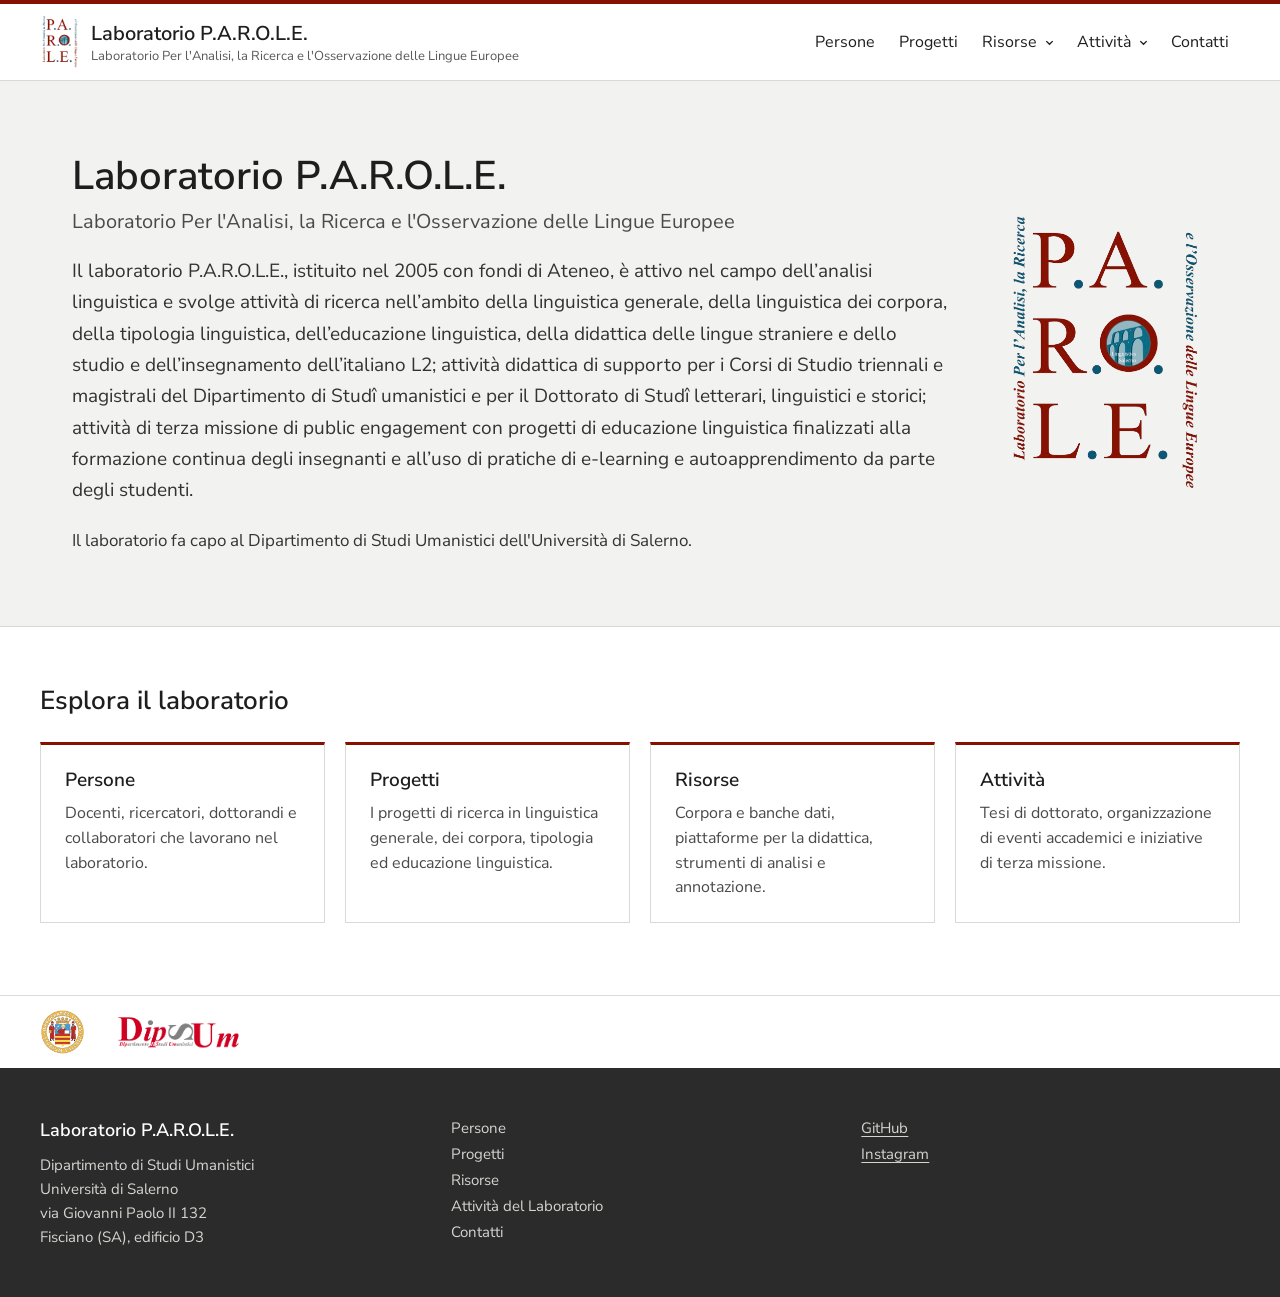
<file: index.html>
<!doctype html>
<html lang="it">
<head>
<meta charset="utf-8">
<meta name="viewport" content="width=device-width, initial-scale=1">
<title>P.A.R.O.L.E. – Home</title>
<link rel="preconnect" href="https://fonts.googleapis.com">
<link href="https://fonts.googleapis.com/css2?family=Nunito+Sans:opsz,wght@6..12,400;6..12,600&amp;display=swap" rel="stylesheet">
<link rel="stylesheet" href="style.css">
</head>
<body>
<div class="page">
<header class="site-header">
  <div class="inner">
    <a class="brand" href="index.html">
      <img src="images/logo.png" alt="" width="39" height="56">
      <span><span class="brand-name">Laboratorio P.A.R.O.L.E.</span><span class="brand-full">Laboratorio Per l'Analisi, la Ricerca e l'Osservazione delle Lingue Europee</span></span>
    </a>
    <button type="button" class="nav-toggle" aria-expanded="false" aria-controls="main-nav">Menu</button>
    <nav class="main-nav" id="main-nav" aria-label="Principale">
      <a href="persone.html">Persone</a>
      <a href="progetti.html">Progetti</a>
      <div class="has-menu">
        <a href="risorse.html">Risorse</a>
        <button type="button" class="menu-toggle" aria-expanded="false" aria-label="Sottosezioni di Risorse"><svg aria-hidden="true" width="11" height="11" viewBox="0 0 12 12" fill="none" stroke="currentColor" stroke-width="1.5"><path d="M2.5 4.5 6 8l3.5-3.5"/></svg></button>
        <div class="submenu">
          <a href="corpora.html">Corpora e banche dati</a>
          <a href="didattica.html">Piattaforme per la didattica</a>
          <a href="strumenti.html">Strumenti di analisi e annotazione</a>
        </div>
      </div>
      <div class="has-menu">
        <a href="attivita.html">Attività</a>
        <button type="button" class="menu-toggle" aria-expanded="false" aria-label="Sottosezioni di Attività"><svg aria-hidden="true" width="11" height="11" viewBox="0 0 12 12" fill="none" stroke="currentColor" stroke-width="1.5"><path d="M2.5 4.5 6 8l3.5-3.5"/></svg></button>
        <div class="submenu">
          <a href="tesi.html">Tesi di dottorato</a>
          <a href="eventi.html">Organizzazione di eventi di interesse accademico</a>
          <a href="terza-missione.html">Terza missione</a>
        </div>
      </div>
      <a href="contatti.html">Contatti</a>
    </nav>
  </div>
</header>
<main>

  <section style="max-width: 1200px; width: 100%; box-sizing: border-box; margin: 0 auto; padding: 72px 32px 72px; display: flex; flex-wrap: wrap; gap: 48px; align-items: center">
    <div style="flex: 1 1 520px; min-width: 0; display: flex; flex-direction: column; gap: 20px">
      <div style="display: flex; flex-direction: column; gap: 8px">
        <h1 style="margin: 0; font-size: 40px; line-height: 1.15; font-weight: 600">Laboratorio P.A.R.O.L.E.</h1>
        <p style="margin: 0; font-size: 20px; line-height: 1.45; color: #4A4A4A">Laboratorio Per l'Analisi, la Ricerca e l'Osservazione delle Lingue Europee</p>
      </div>
      <img class="hero-logo-mobile" src="images/logo.png" alt="">
      <p style="margin: 0; font-size: 19px; line-height: 1.65; color: #333333">Il laboratorio P.A.R.O.L.E., istituito nel 2005 con fondi di Ateneo, è attivo nel campo dell’analisi linguistica e svolge attività di ricerca nell’ambito della linguistica generale, della linguistica dei corpora, della tipologia linguistica, dell’educazione linguistica, della didattica delle lingue straniere e dello studio e dell’insegnamento dell’italiano L2; attività didattica di supporto per i Corsi di Studio triennali e magistrali del Dipartimento di Studî umanistici e per il Dottorato di Studî letterari, linguistici e storici; attività di terza missione di public engagement con progetti di educazione linguistica finalizzati alla formazione continua degli insegnanti e all’uso di pratiche di e-learning e autoapprendimento da parte degli studenti.</p>
      <p style="margin: 0; font-size: 17px; line-height: 1.6; color: #333333">Il laboratorio fa capo al Dipartimento di Studi Umanistici dell'Università di Salerno.</p>
    </div>
    <img class="hero-logo" src="images/logo.png" alt="Logo del Laboratorio P.A.R.O.L.E." style="flex: 0 0 auto; margin-left: auto; width: 210px; max-width: 100%; height: auto; display: block">
  </section>

  <section style="background: #FFFFFF; border-top: 1px solid #D9D9D5">
    <div style="max-width: 1200px; margin: 0 auto; padding: 56px 32px 72px; display: flex; flex-direction: column; gap: 24px">
      <h2 style="margin: 0; font-size: 26px; font-weight: 600">Esplora il laboratorio</h2>
      <ul style="list-style: none; margin: 0; padding: 0; display: grid; grid-template-columns: repeat(auto-fit, minmax(min(100%, 250px), 1fr)); gap: 20px">
        <li style="border: 1px solid #D9D9D5; border-top: 3px solid var(--accent); padding: 22px 24px; display: flex; flex-direction: column; gap: 8px">
          <a href="persone.html" style="font-size: 19px; font-weight: 600">Persone</a>
          <span style="font-size: 16px; line-height: 1.55; color: #4A4A4A">Docenti, ricercatori, dottorandi e collaboratori che lavorano nel laboratorio.</span>
        </li>
        <li style="border: 1px solid #D9D9D5; border-top: 3px solid var(--accent); padding: 22px 24px; display: flex; flex-direction: column; gap: 8px">
          <a href="progetti.html" style="font-size: 19px; font-weight: 600">Progetti</a>
          <span style="font-size: 16px; line-height: 1.55; color: #4A4A4A">I progetti di ricerca in linguistica generale, dei corpora, tipologia ed educazione linguistica.</span>
        </li>
        <li style="border: 1px solid #D9D9D5; border-top: 3px solid var(--accent); padding: 22px 24px; display: flex; flex-direction: column; gap: 8px">
          <a href="risorse.html" style="font-size: 19px; font-weight: 600">Risorse</a>
          <span style="font-size: 16px; line-height: 1.55; color: #4A4A4A">Corpora e banche dati, piattaforme per la didattica, strumenti di analisi e annotazione.</span>
        </li>
        <li style="border: 1px solid #D9D9D5; border-top: 3px solid var(--accent); padding: 22px 24px; display: flex; flex-direction: column; gap: 8px">
          <a href="attivita.html" style="font-size: 19px; font-weight: 600">Attività</a>
          <span style="font-size: 16px; line-height: 1.55; color: #4A4A4A">Tesi di dottorato, organizzazione di eventi accademici e iniziative di terza missione.</span>
        </li>
      </ul>
    </div>
  </section>
</main>
<div style="margin-top: auto">
<footer class="site-footer" style="font-family: 'Avenir Next', 'Avenir', 'Nunito Sans', system-ui, sans-serif; background: #2B2B2B; color: #D4D4D0">
  <div class="footer-logos" style="background: #FFFFFF; border-top: 1px solid #D9D9D5">
    <div style="max-width: 1200px; margin: 0 auto; padding: 14px 32px; display: flex; flex-wrap: wrap; align-items: center; gap: 12px 32px">
      <a href="https://www.unisa.it/" style="display: block"><img src="images/logo_unisa.png" alt="Università degli Studi di Salerno" style="height: 44px; width: auto; display: block"></a>
      <a href="https://www.dipsum.unisa.it/" style="display: block"><img src="images/logo_dipsum.png" alt="Dipartimento di Studi Umanistici" style="height: 34px; width: auto; display: block"></a>
    </div>
  </div>
  <div style="max-width: 1200px; margin: 0 auto; padding: 48px 32px; display: grid; grid-template-columns: repeat(auto-fit, minmax(min(100%, 240px), 1fr)); gap: 32px; font-size: 15px; line-height: 1.6">
    <div>
      <div style="font-size: 18px; font-weight: 600; color: #FFFFFF; margin-bottom: 8px">Laboratorio P.A.R.O.L.E.</div>
      Dipartimento di Studi Umanistici<br>Università di Salerno<br>via Giovanni Paolo II 132<br>Fisciano (SA), edificio D3
    </div>
    <nav aria-label="Sezioni del sito" style="display: flex; flex-direction: column; gap: 2px">
      <a href="persone.html" style="color: #D4D4D0; text-decoration: none">Persone</a>
      <a href="progetti.html" style="color: #D4D4D0; text-decoration: none">Progetti</a>
      <a href="risorse.html" style="color: #D4D4D0; text-decoration: none">Risorse</a>
      <a href="attivita.html" style="color: #D4D4D0; text-decoration: none">Attività del Laboratorio</a>
      <a href="contatti.html" style="color: #D4D4D0; text-decoration: none">Contatti</a>
    </nav>
    <div style="display: flex; flex-direction: column; gap: 2px">
      <a href="https://github.com/LaboratorioPAROLE/" style="color: #D4D4D0; text-decoration: underline; text-underline-offset: 3px">GitHub</a>
      <a href="https://www.instagram.com/linguistics_salerno/" style="color: #D4D4D0; text-decoration: underline; text-underline-offset: 3px">Instagram</a>
    </div>
  </div>
</footer>
</div>
</div>
<script>
var nt = document.querySelector('.nav-toggle');
nt.addEventListener('click', function () {
  var open = document.querySelector('.site-header').classList.toggle('nav-open');
  nt.setAttribute('aria-expanded', open ? 'true' : 'false');
});
var wrap = document.querySelector('.search-wrap');
if (wrap) {
  var norm = function (t) { return t.normalize('NFD').replace(/[̀-ͯ]/g, '').toLowerCase(); };
  var cards = Array.prototype.slice.call(document.querySelectorAll('main article'));
  var q = wrap.querySelector('.res-search');
  var selects = Array.prototype.slice.call(wrap.querySelectorAll('select[data-filter]'));
  var count = wrap.querySelector('.search-count');
  var empty = wrap.querySelector('.search-empty');
  var tags = function (card, f) {
    return (card.getAttribute('data-' + f) || '').split(';').map(function (v) { return v.trim(); }).filter(Boolean);
  };
  // riempie ogni tendina con i valori presenti nelle schede
  selects.forEach(function (s) {
    var seen = {};
    cards.forEach(function (c) { tags(c, s.dataset.filter).forEach(function (v) { seen[v] = true; }); });
    var values = Object.keys(seen).sort(function (a, b) { return a.localeCompare(b, 'it'); });
    if (!values.length) { s.parentElement.hidden = true; return; }
    values.forEach(function (v) {
      var o = document.createElement('option');
      o.value = v; o.textContent = v;
      s.appendChild(o);
    });
  });
  var apply = function () {
    var words = norm(q.value).split(/\s+/).filter(Boolean);
    var shown = 0;
    cards.forEach(function (c) {
      var text = norm(c.textContent + ' ' + (c.dataset.keywords || ''));
      var ok = words.every(function (w) { return text.indexOf(w) !== -1; }) &&
        selects.every(function (s) { return !s.value || tags(c, s.dataset.filter).indexOf(s.value) !== -1; });
      c.hidden = !ok;
      if (ok) shown++;
    });
    var filtered = words.length || selects.some(function (s) { return s.value; });
    count.textContent = filtered && shown ? shown + (shown === 1 ? ' risultato' : ' risultati') + ' su ' + cards.length : '';
    empty.hidden = shown > 0;
  };
  q.addEventListener('input', apply);
  selects.forEach(function (s) { s.addEventListener('change', apply); });
  wrap.querySelector('.filters-reset').addEventListener('click', function () {
    q.value = '';
    selects.forEach(function (s) { s.value = ''; });
    apply();
  });
}
document.querySelectorAll('.menu-toggle').forEach(function (b) {
  b.addEventListener('click', function () {
    var open = b.parentElement.classList.toggle('open');
    b.setAttribute('aria-expanded', open ? 'true' : 'false');
  });
});
</script>
</body>
</html>
</file>
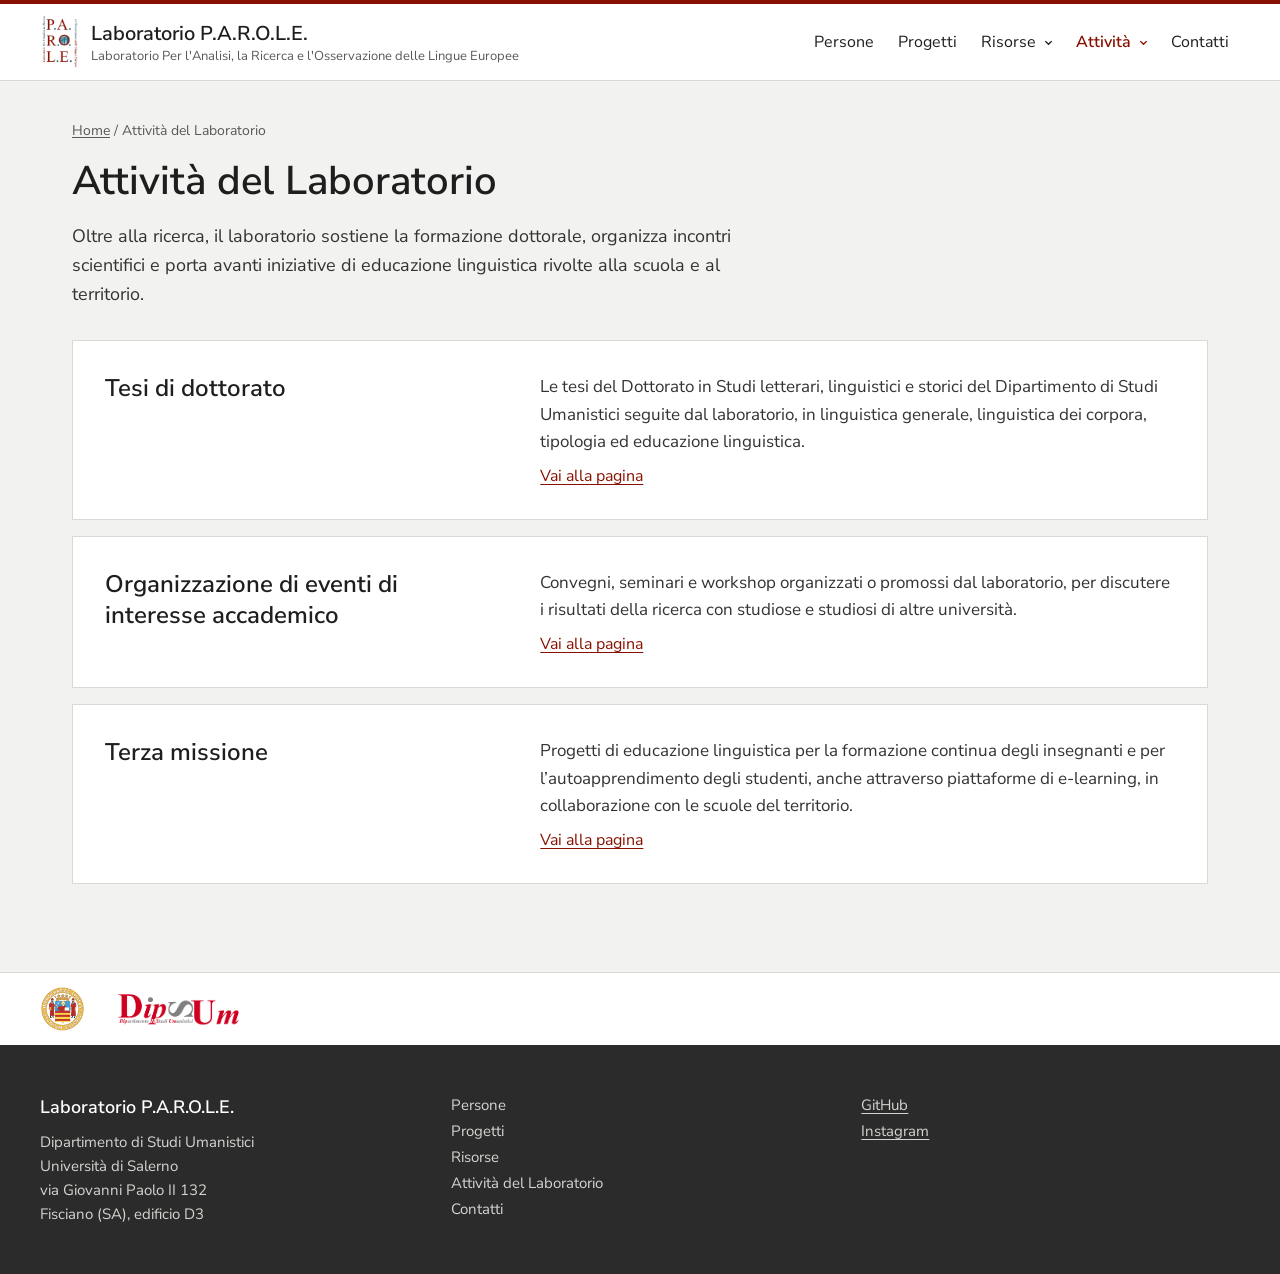
<file: attivita.html>
<!doctype html>
<html lang="it">
<head>
<meta charset="utf-8">
<meta name="viewport" content="width=device-width, initial-scale=1">
<title>P.A.R.O.L.E. – Attività del Laboratorio</title>
<link rel="preconnect" href="https://fonts.googleapis.com">
<link href="https://fonts.googleapis.com/css2?family=Nunito+Sans:opsz,wght@6..12,400;6..12,600&amp;display=swap" rel="stylesheet">
<link rel="stylesheet" href="style.css">
</head>
<body>
<div class="page">
<header class="site-header">
  <div class="inner">
    <a class="brand" href="index.html">
      <img src="images/logo.png" alt="" width="39" height="56">
      <span><span class="brand-name">Laboratorio P.A.R.O.L.E.</span><span class="brand-full">Laboratorio Per l'Analisi, la Ricerca e l'Osservazione delle Lingue Europee</span></span>
    </a>
    <button type="button" class="nav-toggle" aria-expanded="false" aria-controls="main-nav">Menu</button>
    <nav class="main-nav" id="main-nav" aria-label="Principale">
      <a href="persone.html">Persone</a>
      <a href="progetti.html">Progetti</a>
      <div class="has-menu">
        <a href="risorse.html">Risorse</a>
        <button type="button" class="menu-toggle" aria-expanded="false" aria-label="Sottosezioni di Risorse"><svg aria-hidden="true" width="11" height="11" viewBox="0 0 12 12" fill="none" stroke="currentColor" stroke-width="1.5"><path d="M2.5 4.5 6 8l3.5-3.5"/></svg></button>
        <div class="submenu">
          <a href="corpora.html">Corpora e banche dati</a>
          <a href="didattica.html">Piattaforme per la didattica</a>
          <a href="strumenti.html">Strumenti di analisi e annotazione</a>
        </div>
      </div>
      <div class="has-menu active">
        <a href="attivita.html" aria-current="page">Attività</a>
        <button type="button" class="menu-toggle" aria-expanded="false" aria-label="Sottosezioni di Attività"><svg aria-hidden="true" width="11" height="11" viewBox="0 0 12 12" fill="none" stroke="currentColor" stroke-width="1.5"><path d="M2.5 4.5 6 8l3.5-3.5"/></svg></button>
        <div class="submenu">
          <a href="tesi.html">Tesi di dottorato</a>
          <a href="eventi.html">Organizzazione di eventi di interesse accademico</a>
          <a href="terza-missione.html">Terza missione</a>
        </div>
      </div>
      <a href="contatti.html">Contatti</a>
    </nav>
  </div>
</header>
<main>

  <section style="max-width: 1200px; width: 100%; box-sizing: border-box; margin: 0 auto; padding: 40px 32px 32px; display: flex; flex-direction: column; gap: 14px">
    <span style="font-size: 14px; color: #595959"><a href="index.html" style="color: #595959; text-decoration: underline; text-underline-offset: 2px">Home</a> / Attività del Laboratorio</span>
    <h1 style="margin: 0; font-size: 40px; font-weight: 600">Attività del Laboratorio</h1>
    <p style="margin: 0; font-size: 18px; line-height: 1.6; color: #333333; max-width: 720px">Oltre alla ricerca, il laboratorio sostiene la formazione dottorale, organizza incontri scientifici e porta avanti iniziative di educazione linguistica rivolte alla scuola e al territorio.</p>
  </section>

  <div style="max-width: 1200px; width: 100%; box-sizing: border-box; margin: 0 auto; padding: 0 32px 88px; display: flex; flex-direction: column; gap: 16px">
    <a href="tesi.html" style="background: #FFFFFF; border: 1px solid #D9D9D5; padding: 32px; display: flex; flex-wrap: wrap; gap: 12px 48px; align-items: flex-start">
      <span style="flex: 1 1 300px; font-size: 24px; font-weight: 600; line-height: 1.3">Tesi di dottorato</span>
      <span style="flex: 2 1 460px; display: flex; flex-direction: column; gap: 10px"><span style="font-size: 17px; line-height: 1.6; color: #333333">Le tesi del Dottorato in Studi letterari, linguistici e storici del Dipartimento di Studi Umanistici seguite dal laboratorio, in linguistica generale, linguistica dei corpora, tipologia ed educazione linguistica.</span><span style="font-size: 16px; color: var(--accent); text-decoration: underline; text-underline-offset: 3px">Vai alla pagina</span></span>
    </a>
    <a href="eventi.html" style="background: #FFFFFF; border: 1px solid #D9D9D5; padding: 32px; display: flex; flex-wrap: wrap; gap: 12px 48px; align-items: flex-start">
      <span style="flex: 1 1 300px; font-size: 24px; font-weight: 600; line-height: 1.3">Organizzazione di eventi di interesse accademico</span>
      <span style="flex: 2 1 460px; display: flex; flex-direction: column; gap: 10px"><span style="font-size: 17px; line-height: 1.6; color: #333333">Convegni, seminari e workshop organizzati o promossi dal laboratorio, per discutere i risultati della ricerca con studiose e studiosi di altre università.</span><span style="font-size: 16px; color: var(--accent); text-decoration: underline; text-underline-offset: 3px">Vai alla pagina</span></span>
    </a>
    <a href="terza-missione.html" style="background: #FFFFFF; border: 1px solid #D9D9D5; padding: 32px; display: flex; flex-wrap: wrap; gap: 12px 48px; align-items: flex-start">
      <span style="flex: 1 1 300px; font-size: 24px; font-weight: 600; line-height: 1.3">Terza missione</span>
      <span style="flex: 2 1 460px; display: flex; flex-direction: column; gap: 10px"><span style="font-size: 17px; line-height: 1.6; color: #333333">Progetti di educazione linguistica per la formazione continua degli insegnanti e per l’autoapprendimento degli studenti, anche attraverso piattaforme di e-learning, in collaborazione con le scuole del territorio.</span><span style="font-size: 16px; color: var(--accent); text-decoration: underline; text-underline-offset: 3px">Vai alla pagina</span></span>
    </a>
  </div>
</main>
<div style="margin-top: auto">
<footer class="site-footer" style="font-family: 'Avenir Next', 'Avenir', 'Nunito Sans', system-ui, sans-serif; background: #2B2B2B; color: #D4D4D0">
  <div class="footer-logos" style="background: #FFFFFF; border-top: 1px solid #D9D9D5">
    <div style="max-width: 1200px; margin: 0 auto; padding: 14px 32px; display: flex; flex-wrap: wrap; align-items: center; gap: 12px 32px">
      <a href="https://www.unisa.it/" style="display: block"><img src="images/logo_unisa.png" alt="Università degli Studi di Salerno" style="height: 44px; width: auto; display: block"></a>
      <a href="https://www.dipsum.unisa.it/" style="display: block"><img src="images/logo_dipsum.png" alt="Dipartimento di Studi Umanistici" style="height: 34px; width: auto; display: block"></a>
    </div>
  </div>
  <div style="max-width: 1200px; margin: 0 auto; padding: 48px 32px; display: grid; grid-template-columns: repeat(auto-fit, minmax(min(100%, 240px), 1fr)); gap: 32px; font-size: 15px; line-height: 1.6">
    <div>
      <div style="font-size: 18px; font-weight: 600; color: #FFFFFF; margin-bottom: 8px">Laboratorio P.A.R.O.L.E.</div>
      Dipartimento di Studi Umanistici<br>Università di Salerno<br>via Giovanni Paolo II 132<br>Fisciano (SA), edificio D3
    </div>
    <nav aria-label="Sezioni del sito" style="display: flex; flex-direction: column; gap: 2px">
      <a href="persone.html" style="color: #D4D4D0; text-decoration: none">Persone</a>
      <a href="progetti.html" style="color: #D4D4D0; text-decoration: none">Progetti</a>
      <a href="risorse.html" style="color: #D4D4D0; text-decoration: none">Risorse</a>
      <a href="attivita.html" style="color: #D4D4D0; text-decoration: none">Attività del Laboratorio</a>
      <a href="contatti.html" style="color: #D4D4D0; text-decoration: none">Contatti</a>
    </nav>
    <div style="display: flex; flex-direction: column; gap: 2px">
      <a href="https://github.com/LaboratorioPAROLE/" style="color: #D4D4D0; text-decoration: underline; text-underline-offset: 3px">GitHub</a>
      <a href="https://www.instagram.com/linguistics_salerno/" style="color: #D4D4D0; text-decoration: underline; text-underline-offset: 3px">Instagram</a>
    </div>
  </div>
</footer>
</div>
</div>
<script>
var nt = document.querySelector('.nav-toggle');
nt.addEventListener('click', function () {
  var open = document.querySelector('.site-header').classList.toggle('nav-open');
  nt.setAttribute('aria-expanded', open ? 'true' : 'false');
});
var wrap = document.querySelector('.search-wrap');
if (wrap) {
  var norm = function (t) { return t.normalize('NFD').replace(/[\u0300-\u036f]/g, '').toLowerCase(); };
  var cards = Array.prototype.slice.call(document.querySelectorAll('main article'));
  var q = wrap.querySelector('.res-search');
  var selects = Array.prototype.slice.call(wrap.querySelectorAll('select[data-filter]'));
  var count = wrap.querySelector('.search-count');
  var empty = wrap.querySelector('.search-empty');
  var tags = function (card, f) {
    return (card.getAttribute('data-' + f) || '').split(';').map(function (v) { return v.trim(); }).filter(Boolean);
  };
  // riempie ogni tendina con i valori presenti nelle schede
  selects.forEach(function (s) {
    var seen = {};
    cards.forEach(function (c) { tags(c, s.dataset.filter).forEach(function (v) { seen[v] = true; }); });
    var values = Object.keys(seen).sort(function (a, b) { return a.localeCompare(b, 'it'); });
    if (!values.length) { s.parentElement.hidden = true; return; }
    values.forEach(function (v) {
      var o = document.createElement('option');
      o.value = v; o.textContent = v;
      s.appendChild(o);
    });
  });
  var apply = function () {
    var words = norm(q.value).split(/\s+/).filter(Boolean);
    var shown = 0;
    cards.forEach(function (c) {
      var text = norm(c.textContent + ' ' + (c.dataset.keywords || ''));
      var ok = words.every(function (w) { return text.indexOf(w) !== -1; }) &&
        selects.every(function (s) { return !s.value || tags(c, s.dataset.filter).indexOf(s.value) !== -1; });
      c.hidden = !ok;
      if (ok) shown++;
    });
    var filtered = words.length || selects.some(function (s) { return s.value; });
    count.textContent = filtered && shown ? shown + (shown === 1 ? ' risultato' : ' risultati') + ' su ' + cards.length : '';
    empty.hidden = shown > 0;
  };
  q.addEventListener('input', apply);
  selects.forEach(function (s) { s.addEventListener('change', apply); });
  wrap.querySelector('.filters-reset').addEventListener('click', function () {
    q.value = '';
    selects.forEach(function (s) { s.value = ''; });
    apply();
  });
}
document.querySelectorAll('.menu-toggle').forEach(function (b) {
  b.addEventListener('click', function () {
    var open = b.parentElement.classList.toggle('open');
    b.setAttribute('aria-expanded', open ? 'true' : 'false');
  });
});
</script>
</body>
</html>
</file>
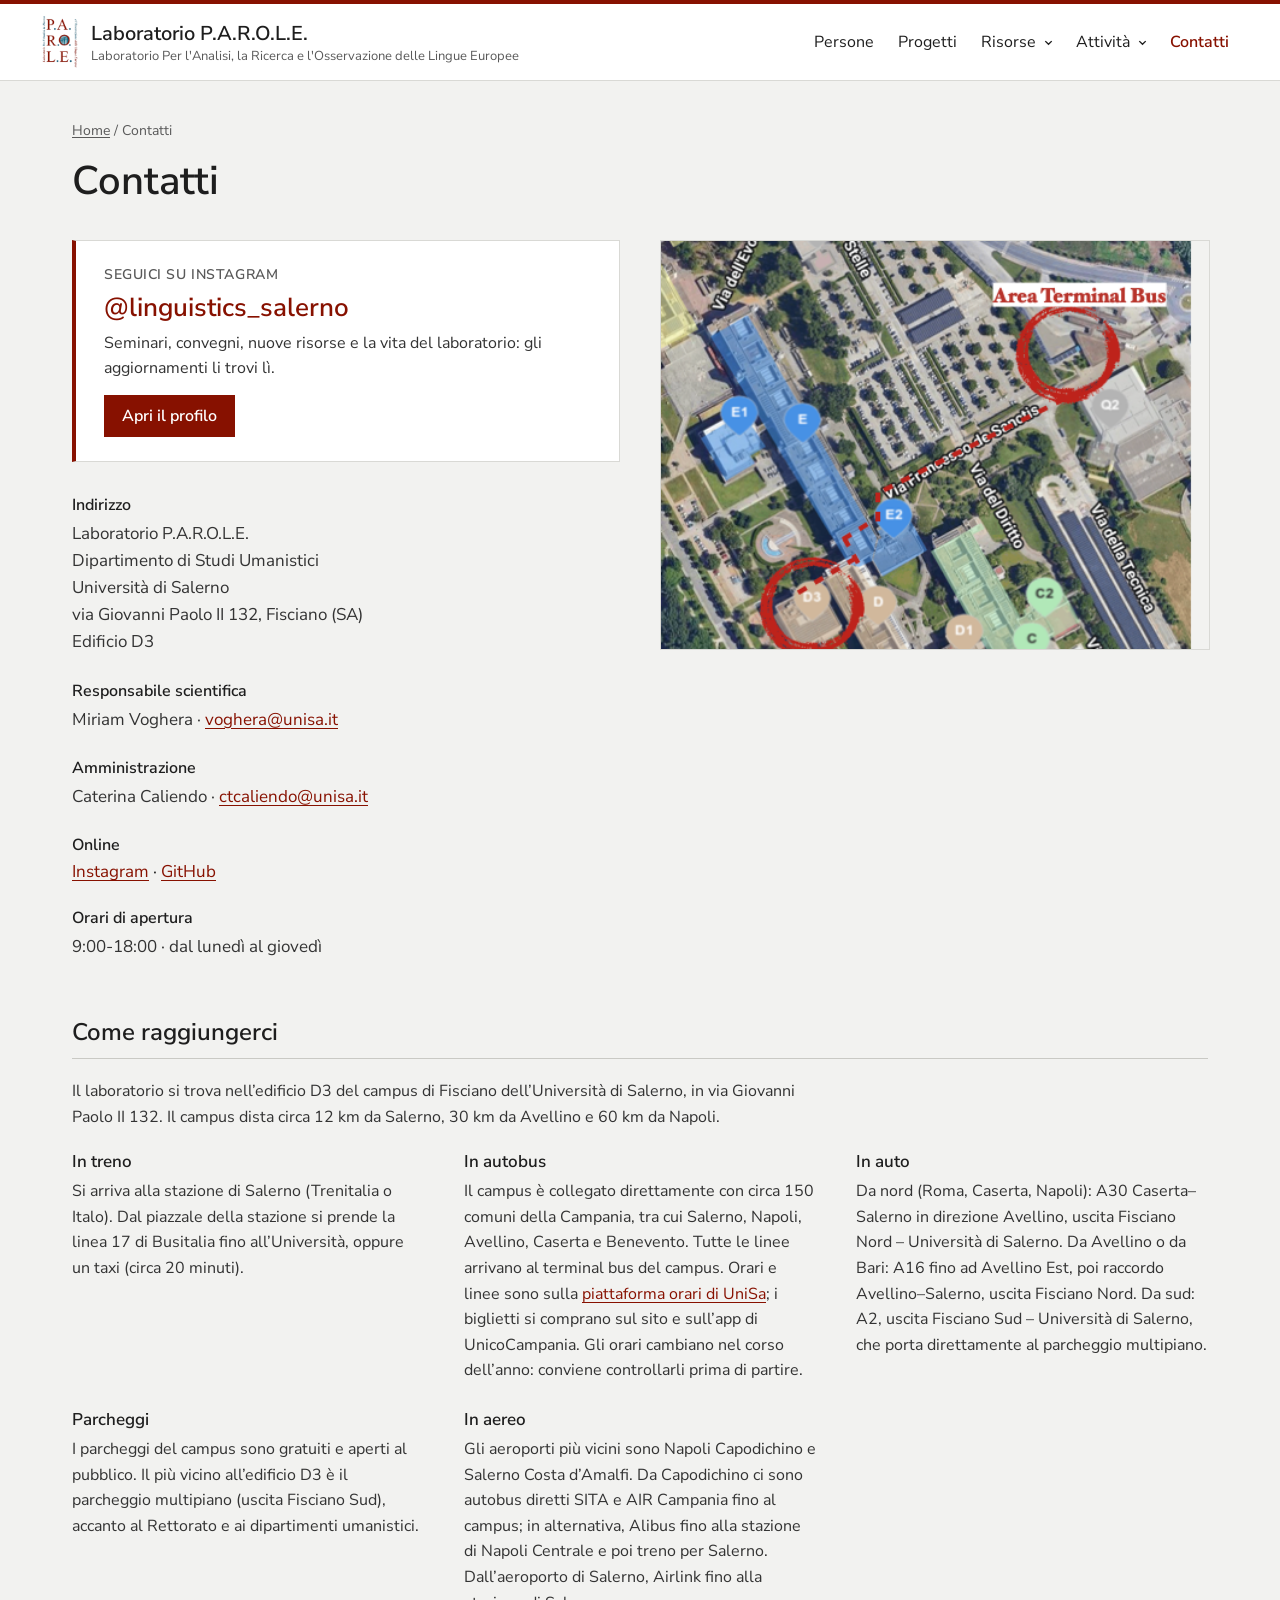
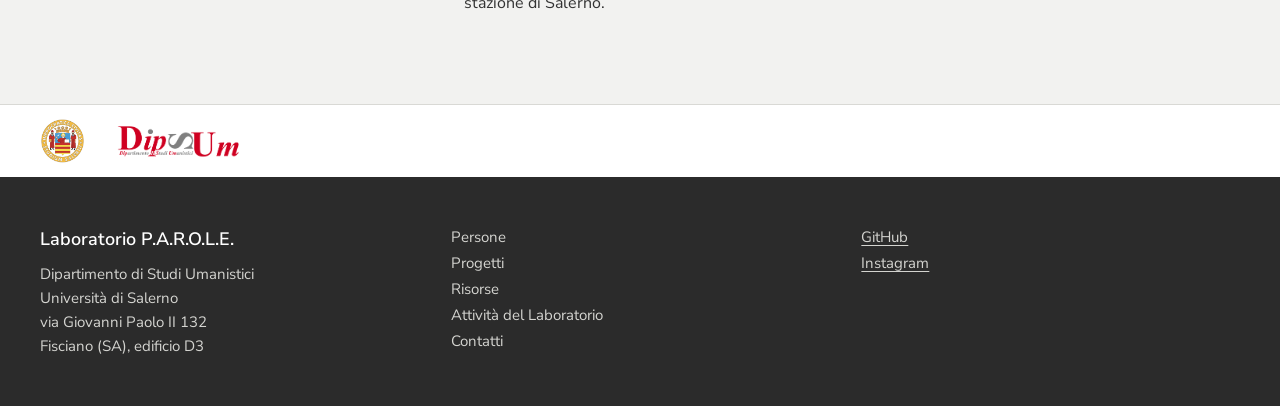
<file: contatti.html>
<!doctype html>
<html lang="it">
<head>
<meta charset="utf-8">
<meta name="viewport" content="width=device-width, initial-scale=1">
<title>P.A.R.O.L.E. – Contatti</title>
<link rel="preconnect" href="https://fonts.googleapis.com">
<link href="https://fonts.googleapis.com/css2?family=Nunito+Sans:opsz,wght@6..12,400;6..12,600&amp;display=swap" rel="stylesheet">
<link rel="stylesheet" href="style.css">
</head>
<body>
<div class="page">
<header class="site-header">
  <div class="inner">
    <a class="brand" href="index.html">
      <img src="images/logo.png" alt="" width="39" height="56">
      <span><span class="brand-name">Laboratorio P.A.R.O.L.E.</span><span class="brand-full">Laboratorio Per l'Analisi, la Ricerca e l'Osservazione delle Lingue Europee</span></span>
    </a>
    <button type="button" class="nav-toggle" aria-expanded="false" aria-controls="main-nav">Menu</button>
    <nav class="main-nav" id="main-nav" aria-label="Principale">
      <a href="persone.html">Persone</a>
      <a href="progetti.html">Progetti</a>
      <div class="has-menu">
        <a href="risorse.html">Risorse</a>
        <button type="button" class="menu-toggle" aria-expanded="false" aria-label="Sottosezioni di Risorse"><svg aria-hidden="true" width="11" height="11" viewBox="0 0 12 12" fill="none" stroke="currentColor" stroke-width="1.5"><path d="M2.5 4.5 6 8l3.5-3.5"/></svg></button>
        <div class="submenu">
          <a href="corpora.html">Corpora e banche dati</a>
          <a href="didattica.html">Piattaforme per la didattica</a>
          <a href="strumenti.html">Strumenti di analisi e annotazione</a>
        </div>
      </div>
      <div class="has-menu">
        <a href="attivita.html">Attività</a>
        <button type="button" class="menu-toggle" aria-expanded="false" aria-label="Sottosezioni di Attività"><svg aria-hidden="true" width="11" height="11" viewBox="0 0 12 12" fill="none" stroke="currentColor" stroke-width="1.5"><path d="M2.5 4.5 6 8l3.5-3.5"/></svg></button>
        <div class="submenu">
          <a href="tesi.html">Tesi di dottorato</a>
          <a href="eventi.html">Organizzazione di eventi di interesse accademico</a>
          <a href="terza-missione.html">Terza missione</a>
        </div>
      </div>
      <a href="contatti.html" class="active" aria-current="page">Contatti</a>
    </nav>
  </div>
</header>
<main>

  <section style="max-width: 1200px; width: 100%; box-sizing: border-box; margin: 0 auto; padding: 40px 32px 32px; display: flex; flex-direction: column; gap: 14px">
    <span style="font-size: 14px; color: #595959"><a href="index.html" style="color: #595959; text-decoration: underline; text-underline-offset: 2px">Home</a> / Contatti</span>
    <h1 style="margin: 0; font-size: 40px; font-weight: 600">Contatti</h1>
  </section>

  <div style="max-width: 1200px; width: 100%; box-sizing: border-box; margin: 0 auto; padding: 0 32px 56px; display: grid; grid-template-columns: repeat(auto-fit, minmax(min(100%, 380px), 1fr)); gap: 40px">
    <div style="display: flex; flex-direction: column; gap: 32px">
      <a href="https://www.instagram.com/linguistics_salerno/" style="background: #FFFFFF; border: 1px solid #D9D9D5; border-left: 4px solid var(--accent); padding: 24px 28px; display: flex; flex-direction: column; gap: 6px; text-decoration: none; color: inherit">
        <span style="font-size: 14px; font-weight: 600; letter-spacing: 0.04em; text-transform: uppercase; color: #595959">Seguici su Instagram</span>
        <span style="font-size: 26px; font-weight: 600; color: var(--accent)">@linguistics_salerno</span>
        <span style="font-size: 16px; line-height: 1.55; color: #333333">Seminari, convegni, nuove risorse e la vita del laboratorio: gli aggiornamenti li trovi lì.</span>
        <span style="align-self: flex-start; margin-top: 8px; padding: 10px 18px; background: var(--accent); color: #FFFFFF; font-size: 16px; font-weight: 600">Apri il profilo</span>
      </a>
      <dl style="margin: 0; display: flex; flex-direction: column; gap: 24px">
        <div style="display: flex; flex-direction: column; gap: 4px">
          <dt style="font-size: 16px; font-weight: 600">Indirizzo</dt>
          <dd style="margin: 0; line-height: 1.6; color: #333333">Laboratorio P.A.R.O.L.E.<br>Dipartimento di Studi Umanistici<br>Università di Salerno<br>via Giovanni Paolo II 132, Fisciano (SA)<br>Edificio D3</dd>
        </div>
        <div style="display: flex; flex-direction: column; gap: 4px">
          <dt style="font-size: 16px; font-weight: 600">Responsabile scientifica</dt>
          <dd style="margin: 0; line-height: 1.6; color: #333333">Miriam Voghera · <a href="mailto:voghera@unisa.it" style="color: var(--accent); text-decoration: underline; text-underline-offset: 3px">voghera@unisa.it</a></dd>
        </div>
        <div style="display: flex; flex-direction: column; gap: 4px">
          <dt style="font-size: 16px; font-weight: 600">Amministrazione</dt>
          <dd style="margin: 0; line-height: 1.6; color: #333333">Caterina Caliendo · <a href="mailto:ctcaliendo@unisa.it" style="color: var(--accent); text-decoration: underline; text-underline-offset: 3px">ctcaliendo@unisa.it</a></dd>
        </div>        
        <div style="display: flex; flex-direction: column; gap: 4px">
          <dt style="font-size: 16px; font-weight: 600">Online</dt>
          <dd style="margin: 0"><a href="https://www.instagram.com/linguistics_salerno/" style="color: var(--accent); text-decoration: underline; text-underline-offset: 3px">Instagram</a> · <a href="https://github.com/LaboratorioPAROLE/" style="color: var(--accent); text-decoration: underline; text-underline-offset: 3px">GitHub</a></dd>
        </div>
        <div style="display: flex; flex-direction: column; gap: 4px">
          <dt style="font-size: 16px; font-weight: 600">Orari di apertura</dt>
          <dd style="margin: 0; line-height: 1.6; color: #333333">9:00-18:00 · dal lunedì al giovedì </dd>
        </div>        
      </dl>
    </div>
    <a href="https://maps.google.com/?q=Universit%C3%A0%20degli%20Studi%20di%20Salerno%20Fisciano" style="display: block; align-self: start"><img src="images/arrivare.png" alt="Mappa del campus di Fisciano con l’edificio D3, i parcheggi e il terminal degli autobus" style="width: 100%; height: auto; display: block; border: 1px solid #D9D9D5"></a>
  </div>
  <section style="max-width: 1200px; width: 100%; box-sizing: border-box; margin: 0 auto; padding: 0 32px 88px; display: flex; flex-direction: column; gap: 20px">
      <h2 style="margin: 0; padding-bottom: 10px; border-bottom: 1px solid #C9C9C4; font-size: 24px; font-weight: 600">Come raggiungerci</h2>
      <p style="margin: 0; font-size: 16px; line-height: 1.6; color: #333333; max-width: 760px">Il laboratorio si trova nell’edificio D3 del campus di Fisciano dell’Università di Salerno, in via Giovanni Paolo II 132. Il campus dista circa 12 km da Salerno, 30 km da Avellino e 60 km da Napoli.</p>
      <div style="display: grid; grid-template-columns: repeat(auto-fit, minmax(min(100%, 320px), 1fr)); gap: 24px 40px">
        <div style="display: flex; flex-direction: column; gap: 6px"><h3 style="font-size: 17px; font-weight: 600; margin: 0">In treno</h3><p style="margin: 0; font-size: 16px; line-height: 1.6; color: #333333">Si arriva alla stazione di Salerno (Trenitalia o Italo). Dal piazzale della stazione si prende la linea 17 di Busitalia fino all’Università, oppure un taxi (circa 20 minuti).</p></div>
        <div style="display: flex; flex-direction: column; gap: 6px"><h3 style="font-size: 17px; font-weight: 600; margin: 0">In autobus</h3><p style="margin: 0; font-size: 16px; line-height: 1.6; color: #333333">Il campus è collegato direttamente con circa 150 comuni della Campania, tra cui Salerno, Napoli, Avellino, Caserta e Benevento. Tutte le linee arrivano al terminal bus del campus. Orari e linee sono sulla <a href="https://sites.google.com/unisa.it/servizi-tpl-unisa-3-0/aziende-e-linee" style="color: var(--accent); text-decoration: underline; text-underline-offset: 3px">piattaforma orari di UniSa</a>; i biglietti si comprano sul sito e sull’app di UnicoCampania. Gli orari cambiano nel corso dell’anno: conviene controllarli prima di partire.</p></div>
        <div style="display: flex; flex-direction: column; gap: 6px"><h3 style="font-size: 17px; font-weight: 600; margin: 0">In auto</h3><p style="margin: 0; font-size: 16px; line-height: 1.6; color: #333333">Da nord (Roma, Caserta, Napoli): A30 Caserta–Salerno in direzione Avellino, uscita Fisciano Nord – Università di Salerno. Da Avellino o da Bari: A16 fino ad Avellino Est, poi raccordo Avellino–Salerno, uscita Fisciano Nord. Da sud: A2, uscita Fisciano Sud – Università di Salerno, che porta direttamente al parcheggio multipiano.</p></div>
        <div style="display: flex; flex-direction: column; gap: 6px"><h3 style="font-size: 17px; font-weight: 600; margin: 0">Parcheggi</h3><p style="margin: 0; font-size: 16px; line-height: 1.6; color: #333333">I parcheggi del campus sono gratuiti e aperti al pubblico. Il più vicino all’edificio D3 è il parcheggio multipiano (uscita Fisciano Sud), accanto al Rettorato e ai dipartimenti umanistici.</p></div>
        <div style="display: flex; flex-direction: column; gap: 6px"><h3 style="font-size: 17px; font-weight: 600; margin: 0">In aereo</h3><p style="margin: 0; font-size: 16px; line-height: 1.6; color: #333333">Gli aeroporti più vicini sono Napoli Capodichino e Salerno Costa d’Amalfi. Da Capodichino ci sono autobus diretti SITA e AIR Campania fino al campus; in alternativa, Alibus fino alla stazione di Napoli Centrale e poi treno per Salerno. Dall’aeroporto di Salerno, Airlink fino alla stazione di Salerno.</p></div>
      </div>
  </section>
</main>
<div style="margin-top: auto">
<footer class="site-footer" style="font-family: 'Avenir Next', 'Avenir', 'Nunito Sans', system-ui, sans-serif; background: #2B2B2B; color: #D4D4D0">
  <div class="footer-logos" style="background: #FFFFFF; border-top: 1px solid #D9D9D5">
    <div style="max-width: 1200px; margin: 0 auto; padding: 14px 32px; display: flex; flex-wrap: wrap; align-items: center; gap: 12px 32px">
      <a href="https://www.unisa.it/" style="display: block"><img src="images/logo_unisa.png" alt="Università degli Studi di Salerno" style="height: 44px; width: auto; display: block"></a>
      <a href="https://www.dipsum.unisa.it/" style="display: block"><img src="images/logo_dipsum.png" alt="Dipartimento di Studi Umanistici" style="height: 34px; width: auto; display: block"></a>
    </div>
  </div>
  <div style="max-width: 1200px; margin: 0 auto; padding: 48px 32px; display: grid; grid-template-columns: repeat(auto-fit, minmax(min(100%, 240px), 1fr)); gap: 32px; font-size: 15px; line-height: 1.6">
    <div>
      <div style="font-size: 18px; font-weight: 600; color: #FFFFFF; margin-bottom: 8px">Laboratorio P.A.R.O.L.E.</div>
      Dipartimento di Studi Umanistici<br>Università di Salerno<br>via Giovanni Paolo II 132<br>Fisciano (SA), edificio D3
    </div>
    <nav aria-label="Sezioni del sito" style="display: flex; flex-direction: column; gap: 2px">
      <a href="persone.html" style="color: #D4D4D0; text-decoration: none">Persone</a>
      <a href="progetti.html" style="color: #D4D4D0; text-decoration: none">Progetti</a>
      <a href="risorse.html" style="color: #D4D4D0; text-decoration: none">Risorse</a>
      <a href="attivita.html" style="color: #D4D4D0; text-decoration: none">Attività del Laboratorio</a>
      <a href="contatti.html" style="color: #D4D4D0; text-decoration: none">Contatti</a>
    </nav>
    <div style="display: flex; flex-direction: column; gap: 2px">
      <a href="https://github.com/LaboratorioPAROLE/" style="color: #D4D4D0; text-decoration: underline; text-underline-offset: 3px">GitHub</a>
      <a href="https://www.instagram.com/linguistics_salerno/" style="color: #D4D4D0; text-decoration: underline; text-underline-offset: 3px">Instagram</a>
    </div>
  </div>
</footer>
</div>
</div>
<script>
var nt = document.querySelector('.nav-toggle');
nt.addEventListener('click', function () {
  var open = document.querySelector('.site-header').classList.toggle('nav-open');
  nt.setAttribute('aria-expanded', open ? 'true' : 'false');
});
var wrap = document.querySelector('.search-wrap');
if (wrap) {
  var norm = function (t) { return t.normalize('NFD').replace(/[\u0300-\u036f]/g, '').toLowerCase(); };
  var cards = Array.prototype.slice.call(document.querySelectorAll('main article'));
  var q = wrap.querySelector('.res-search');
  var selects = Array.prototype.slice.call(wrap.querySelectorAll('select[data-filter]'));
  var count = wrap.querySelector('.search-count');
  var empty = wrap.querySelector('.search-empty');
  var tags = function (card, f) {
    return (card.getAttribute('data-' + f) || '').split(';').map(function (v) { return v.trim(); }).filter(Boolean);
  };
  // riempie ogni tendina con i valori presenti nelle schede
  selects.forEach(function (s) {
    var seen = {};
    cards.forEach(function (c) { tags(c, s.dataset.filter).forEach(function (v) { seen[v] = true; }); });
    var values = Object.keys(seen).sort(function (a, b) { return a.localeCompare(b, 'it'); });
    if (!values.length) { s.parentElement.hidden = true; return; }
    values.forEach(function (v) {
      var o = document.createElement('option');
      o.value = v; o.textContent = v;
      s.appendChild(o);
    });
  });
  var apply = function () {
    var words = norm(q.value).split(/\s+/).filter(Boolean);
    var shown = 0;
    cards.forEach(function (c) {
      var text = norm(c.textContent + ' ' + (c.dataset.keywords || ''));
      var ok = words.every(function (w) { return text.indexOf(w) !== -1; }) &&
        selects.every(function (s) { return !s.value || tags(c, s.dataset.filter).indexOf(s.value) !== -1; });
      c.hidden = !ok;
      if (ok) shown++;
    });
    var filtered = words.length || selects.some(function (s) { return s.value; });
    count.textContent = filtered && shown ? shown + (shown === 1 ? ' risultato' : ' risultati') + ' su ' + cards.length : '';
    empty.hidden = shown > 0;
  };
  q.addEventListener('input', apply);
  selects.forEach(function (s) { s.addEventListener('change', apply); });
  wrap.querySelector('.filters-reset').addEventListener('click', function () {
    q.value = '';
    selects.forEach(function (s) { s.value = ''; });
    apply();
  });
}
document.querySelectorAll('.menu-toggle').forEach(function (b) {
  b.addEventListener('click', function () {
    var open = b.parentElement.classList.toggle('open');
    b.setAttribute('aria-expanded', open ? 'true' : 'false');
  });
});
</script>
</body>
</html>
</file>
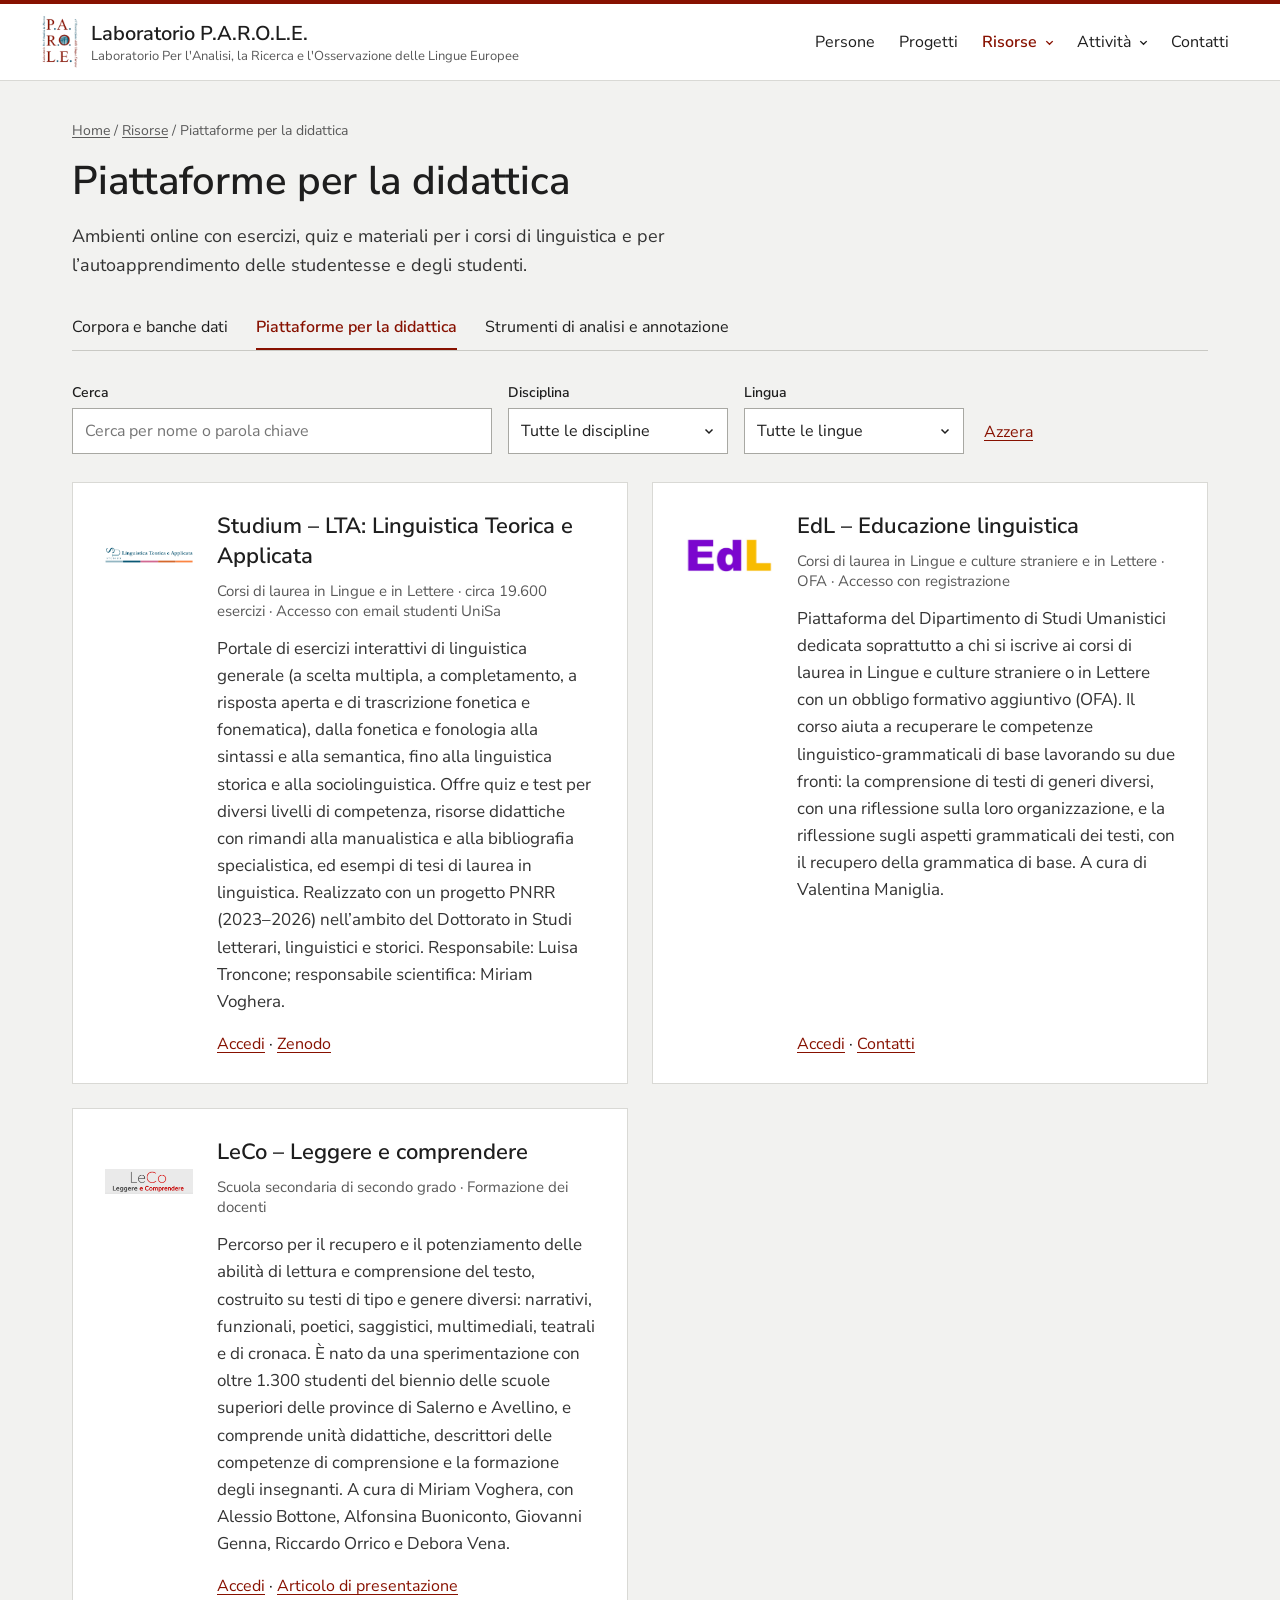
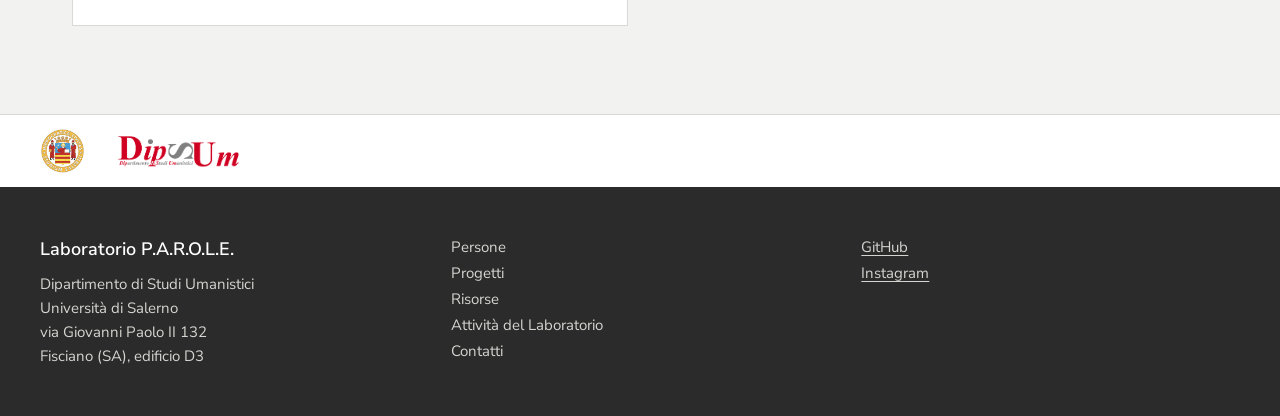
<file: didattica.html>
<!doctype html>
<html lang="it">
<head>
<meta charset="utf-8">
<meta name="viewport" content="width=device-width, initial-scale=1">
<title>P.A.R.O.L.E. – Piattaforme per la didattica</title>
<link rel="preconnect" href="https://fonts.googleapis.com">
<link href="https://fonts.googleapis.com/css2?family=Nunito+Sans:opsz,wght@6..12,400;6..12,600&amp;display=swap" rel="stylesheet">
<link rel="stylesheet" href="style.css">
</head>
<body>
<div class="page">
<header class="site-header">
  <div class="inner">
    <a class="brand" href="index.html">
      <img src="images/logo.png" alt="" width="39" height="56">
      <span><span class="brand-name">Laboratorio P.A.R.O.L.E.</span><span class="brand-full">Laboratorio Per l'Analisi, la Ricerca e l'Osservazione delle Lingue Europee</span></span>
    </a>
    <button type="button" class="nav-toggle" aria-expanded="false" aria-controls="main-nav">Menu</button>
    <nav class="main-nav" id="main-nav" aria-label="Principale">
      <a href="persone.html">Persone</a>
      <a href="progetti.html">Progetti</a>
      <div class="has-menu active">
        <a href="risorse.html">Risorse</a>
        <button type="button" class="menu-toggle" aria-expanded="false" aria-label="Sottosezioni di Risorse"><svg aria-hidden="true" width="11" height="11" viewBox="0 0 12 12" fill="none" stroke="currentColor" stroke-width="1.5"><path d="M2.5 4.5 6 8l3.5-3.5"/></svg></button>
        <div class="submenu">
          <a href="corpora.html">Corpora e banche dati</a>
          <a href="didattica.html" class="active" aria-current="page">Piattaforme per la didattica</a>
          <a href="strumenti.html">Strumenti di analisi e annotazione</a>
        </div>
      </div>
      <div class="has-menu">
        <a href="attivita.html">Attività</a>
        <button type="button" class="menu-toggle" aria-expanded="false" aria-label="Sottosezioni di Attività"><svg aria-hidden="true" width="11" height="11" viewBox="0 0 12 12" fill="none" stroke="currentColor" stroke-width="1.5"><path d="M2.5 4.5 6 8l3.5-3.5"/></svg></button>
        <div class="submenu">
          <a href="tesi.html">Tesi di dottorato</a>
          <a href="eventi.html">Organizzazione di eventi di interesse accademico</a>
          <a href="terza-missione.html">Terza missione</a>
        </div>
      </div>
      <a href="contatti.html">Contatti</a>
    </nav>
  </div>
</header>
<main>

  <section style="max-width: 1200px; width: 100%; box-sizing: border-box; margin: 0 auto; padding: 40px 32px 24px; display: flex; flex-direction: column; gap: 14px">
    <span style="font-size: 14px; color: #595959"><a href="index.html" style="color: #595959; text-decoration: underline; text-underline-offset: 2px">Home</a> / <a href="risorse.html" style="color: #595959; text-decoration: underline; text-underline-offset: 2px">Risorse</a> / Piattaforme per la didattica</span>
    <h1 style="margin: 0; font-size: 40px; font-weight: 600">Piattaforme per la didattica</h1>
    <p style="margin: 0; font-size: 18px; line-height: 1.6; color: #333333; max-width: 720px">Ambienti online con esercizi, quiz e materiali per i corsi di linguistica e per l’autoapprendimento delle studentesse e degli studenti.</p>
  </section>

  <nav aria-label="Risorse" style="max-width: 1200px; width: 100%; box-sizing: border-box; margin: 0 auto; padding: 0 32px 32px">
    <div style="display: flex; flex-wrap: wrap; gap: 0 28px; border-bottom: 1px solid #C9C9C4; font-size: 16px">
      <a href="corpora.html" style="padding: 12px 0">Corpora e banche dati</a>
      <a href="didattica.html" aria-current="page" style="padding: 12px 0; color: var(--accent); font-weight: 600; box-shadow: inset 0 -2px 0 var(--accent)">Piattaforme per la didattica</a>
      <a href="strumenti.html" style="padding: 12px 0">Strumenti di analisi e annotazione</a>
    </div>
  </nav>

  <div class="search-wrap">
    <div class="filters">
      <div class="filter filter-text">
        <label for="cerca">Cerca</label>
        <input type="search" id="cerca" class="res-search" placeholder="Cerca per nome o parola chiave" autocomplete="off">
      </div>
      <div class="filter">
        <label for="f-disciplina">Disciplina</label>
        <select id="f-disciplina" data-filter="disciplina"><option value="">Tutte le discipline</option></select>
      </div>
      <div class="filter">
        <label for="f-lingua">Lingua</label>
        <select id="f-lingua" data-filter="lingua"><option value="">Tutte le lingue</option></select>
      </div>
      <button type="button" class="filters-reset">Azzera</button>
    </div>
    <p class="search-count" aria-live="polite"></p>
    <p class="search-empty" hidden>Nessuna risorsa corrisponde ai filtri scelti.</p>
  </div>

  <div style="max-width: 1200px; width: 100%; box-sizing: border-box; margin: 0 auto; padding: 0 32px 88px; display: grid; grid-template-columns: repeat(auto-fit, minmax(min(100%, 460px), 1fr)); gap: 24px">
    <article data-disciplina="linguistica generale; fonetica e fonologia; morfologia; sintassi; semantica; linguistica storica; sociolinguistica" data-lingua="italiano" data-keywords="Studium LTA Linguistica Teorica e Applicata esercizi interattivi quiz test trascrizione tesi di laurea PNRR DILLS" style="background: #FFFFFF; border: 1px solid #D9D9D5; padding: 28px 32px; display: flex; gap: 24px; align-items: flex-start">
      <img class="res-logo" src="images/LTA_senza_sfondo.png" alt="Logo di Studium – LTA">
      <div style="flex: 1 1 auto; min-width: 0; align-self: stretch; display: flex; flex-direction: column; gap: 10px">
        <h2 style="margin: 0; font-size: 22px; font-weight: 600">Studium – LTA: Linguistica Teorica e Applicata</h2>
        <span style="font-size: 15px; color: #595959">Corsi di laurea in Lingue e in Lettere · circa 19.600 esercizi · Accesso con email studenti UniSa</span>
        <p style="margin: 4px 0 0; font-size: 17px; line-height: 1.6; color: #333333">Portale di esercizi interattivi di linguistica generale (a scelta multipla, a completamento, a risposta aperta e di trascrizione fonetica e fonematica), dalla fonetica e fonologia alla sintassi e alla semantica, fino alla linguistica storica e alla sociolinguistica. Offre quiz e test per diversi livelli di competenza, risorse didattiche con rimandi alla manualistica e alla bibliografia specialistica, ed esempi di tesi di laurea in linguistica. Realizzato con un progetto PNRR (2023–2026) nell’ambito del Dottorato in Studi letterari, linguistici e storici. Responsabile: Luisa Troncone; responsabile scientifica: Miriam Voghera.</p>
        <span style="font-size: 16px; margin-top: auto; padding-top: 8px"><a href="http://142.132.160.225:9028" style="color: var(--accent); text-decoration: underline; text-underline-offset: 3px">Accedi</a> · <a href="https://zenodo.org/records/20204688" style="color: var(--accent); text-decoration: underline; text-underline-offset: 3px">Zenodo</a></span>
      </div>
    </article>
    <article data-disciplina="educazione linguistica; grammatica" data-lingua="italiano" data-keywords="EdL Educazione linguistica OFA obbligo formativo aggiuntivo recupero comprensione del testo grammatica di base generi testuali" style="background: #FFFFFF; border: 1px solid #D9D9D5; padding: 28px 32px; display: flex; gap: 24px; align-items: flex-start">
      <img class="res-logo" src="images/logo_edl.png" alt="Logo di edl">
      <div style="flex: 1 1 auto; min-width: 0; align-self: stretch; display: flex; flex-direction: column; gap: 10px">
        <h2 style="margin: 0; font-size: 22px; font-weight: 600">EdL – Educazione linguistica</h2>
        <span style="font-size: 15px; color: #595959">Corsi di laurea in Lingue e culture straniere e in Lettere · OFA · Accesso con registrazione</span>
        <p style="margin: 4px 0 0; font-size: 17px; line-height: 1.6; color: #333333">Piattaforma del Dipartimento di Studi Umanistici dedicata soprattutto a chi si iscrive ai corsi di laurea in Lingue e culture straniere o in Lettere con un obbligo formativo aggiuntivo (OFA). Il corso aiuta a recuperare le competenze linguistico-grammaticali di base lavorando su due fronti: la comprensione di testi di generi diversi, con una riflessione sulla loro organizzazione, e la riflessione sugli aspetti grammaticali dei testi, con il recupero della grammatica di base. A cura di Valentina Maniglia.</p>
        <span style="font-size: 16px; margin-top: auto; padding-top: 8px"><a href="https://edl.studiumdipsum.it/" style="color: var(--accent); text-decoration: underline; text-underline-offset: 3px">Accedi</a> · <a href="mailto:vmaniglia@unisa.it" style="color: var(--accent); text-decoration: underline; text-underline-offset: 3px">Contatti</a></span>
      </div>
    </article>
    <article data-disciplina="educazione linguistica; comprensione del testo" data-lingua="italiano" data-keywords="LeCo LE.CO. Leggere e comprendere lettura comprensione del testo scuola secondaria biennio formazione docenti generi testuali literacy" style="background: #FFFFFF; border: 1px solid #D9D9D5; padding: 28px 32px; display: flex; gap: 24px; align-items: flex-start">
        <img class="res-logo" src="images/logo_leco.png" alt="Logo di leco">
        <div style="flex: 1 1 auto; min-width: 0; align-self: stretch; display: flex; flex-direction: column; gap: 10px">
        <h2 style="margin: 0; font-size: 22px; font-weight: 600">LeCo – Leggere e comprendere</h2>
        <span style="font-size: 15px; color: #595959">Scuola secondaria di secondo grado · Formazione dei docenti</span>
        <p style="margin: 4px 0 0; font-size: 17px; line-height: 1.6; color: #333333">Percorso per il recupero e il potenziamento delle abilità di lettura e comprensione del testo, costruito su testi di tipo e genere diversi: narrativi, funzionali, poetici, saggistici, multimediali, teatrali e di cronaca. È nato da una sperimentazione con oltre 1.300 studenti del biennio delle scuole superiori delle province di Salerno e Avellino, e comprende unità didattiche, descrittori delle competenze di comprensione e la formazione degli insegnanti. A cura di Miriam Voghera, con Alessio Bottone, Alfonsina Buoniconto, Giovanni Genna, Riccardo Orrico e Debora Vena.</p>
        <span style="font-size: 16px; margin-top: auto; padding-top: 8px"><a href="https://leco.studiumdipsum.it/" style="color: var(--accent); text-decoration: underline; text-underline-offset: 3px">Accedi</a> · <a href="https://riviste.unimi.it/index.php/promoitals/en/article/view/18296" style="color: var(--accent); text-decoration: underline; text-underline-offset: 3px">Articolo di presentazione</a></span>
      </div>
    </article>
    <!--
    <article data-disciplina="lessico; apprendimento delle lingue" data-lingua="inglese" data-keywords="Appìl Appil ICALL SLA L2 vocabolario flashcard esercizi adattivi QCER CEFR grafi semantici disambiguazione WordNet NLP open source" style="background: #FFFFFF; border: 1px solid #D9D9D5; padding: 28px 32px; display: flex; gap: 24px; align-items: flex-start">
      <img class="res-logo" src="images/logo_appil.png" alt="Logo di appil">      
      <div style="flex: 1 1 auto; min-width: 0; align-self: stretch; display: flex; flex-direction: column; gap: 10px">
        <h2 style="margin: 0; font-size: 22px; font-weight: 600">Appìl: An Interface for Lexical and Linguistic Competence Improvement</h2>
        <span style="font-size: 15px; color: #595959">Apprendimento del lessico · Inglese · Software open source (MIT)</span>
        <p style="margin: 4px 0 0; font-size: 17px; line-height: 1.6; color: #333333">Piattaforma web adattiva per migliorare il lessico e la competenza linguistica, fondata sulle teorie dell’acquisizione delle lingue seconde e sull’elaborazione del linguaggio naturale. Offre flashcard personalizzate, esercizi adattivi e feedback in tempo reale, con una progressione allineata al Quadro comune europeo (QCER), e grafi semantici interattivi che mostrano le relazioni tra le parole. È stata online da giugno 2024 a maggio 2025; il codice si può installare dal repository GitHub. Sviluppata da Pasquale Esposito nell’ambito del Dottorato in Studi letterari, linguistici e storici.</p>
        <span style="font-size: 16px; margin-top: auto; padding-top: 8px"><a href="https://github.com/espositopasquale/Appil" style="color: var(--accent); text-decoration: underline; text-underline-offset: 3px">GitHub</a> · <a href="https://www.iris.unisa.it/handle/11386/4938058" style="color: var(--accent); text-decoration: underline; text-underline-offset: 3px">Tesi di dottorato</a></span>
      </div>
    </article>
    -->
  </div>
</main>
<div style="margin-top: auto">
<footer class="site-footer" style="font-family: 'Avenir Next', 'Avenir', 'Nunito Sans', system-ui, sans-serif; background: #2B2B2B; color: #D4D4D0">
  <div class="footer-logos" style="background: #FFFFFF; border-top: 1px solid #D9D9D5">
    <div style="max-width: 1200px; margin: 0 auto; padding: 14px 32px; display: flex; flex-wrap: wrap; align-items: center; gap: 12px 32px">
      <a href="https://www.unisa.it/" style="display: block"><img src="images/logo_unisa.png" alt="Università degli Studi di Salerno" style="height: 44px; width: auto; display: block"></a>
      <a href="https://www.dipsum.unisa.it/" style="display: block"><img src="images/logo_dipsum.png" alt="Dipartimento di Studi Umanistici" style="height: 34px; width: auto; display: block"></a>
    </div>
  </div>
  <div style="max-width: 1200px; margin: 0 auto; padding: 48px 32px; display: grid; grid-template-columns: repeat(auto-fit, minmax(min(100%, 240px), 1fr)); gap: 32px; font-size: 15px; line-height: 1.6">
    <div>
      <div style="font-size: 18px; font-weight: 600; color: #FFFFFF; margin-bottom: 8px">Laboratorio P.A.R.O.L.E.</div>
      Dipartimento di Studi Umanistici<br>Università di Salerno<br>via Giovanni Paolo II 132<br>Fisciano (SA), edificio D3
    </div>
    <nav aria-label="Sezioni del sito" style="display: flex; flex-direction: column; gap: 2px">
      <a href="persone.html" style="color: #D4D4D0; text-decoration: none">Persone</a>
      <a href="progetti.html" style="color: #D4D4D0; text-decoration: none">Progetti</a>
      <a href="risorse.html" style="color: #D4D4D0; text-decoration: none">Risorse</a>
      <a href="attivita.html" style="color: #D4D4D0; text-decoration: none">Attività del Laboratorio</a>
      <a href="contatti.html" style="color: #D4D4D0; text-decoration: none">Contatti</a>
    </nav>
    <div style="display: flex; flex-direction: column; gap: 2px">
      <a href="https://github.com/LaboratorioPAROLE/" style="color: #D4D4D0; text-decoration: underline; text-underline-offset: 3px">GitHub</a>
      <a href="https://www.instagram.com/linguistics_salerno/" style="color: #D4D4D0; text-decoration: underline; text-underline-offset: 3px">Instagram</a>
    </div>
  </div>
</footer>
</div>
</div>
<script>
var nt = document.querySelector('.nav-toggle');
nt.addEventListener('click', function () {
  var open = document.querySelector('.site-header').classList.toggle('nav-open');
  nt.setAttribute('aria-expanded', open ? 'true' : 'false');
});
var wrap = document.querySelector('.search-wrap');
if (wrap) {
  var norm = function (t) { return t.normalize('NFD').replace(/[\u0300-\u036f]/g, '').toLowerCase(); };
  var cards = Array.prototype.slice.call(document.querySelectorAll('main article'));
  var q = wrap.querySelector('.res-search');
  var selects = Array.prototype.slice.call(wrap.querySelectorAll('select[data-filter]'));
  var count = wrap.querySelector('.search-count');
  var empty = wrap.querySelector('.search-empty');
  var tags = function (card, f) {
    return (card.getAttribute('data-' + f) || '').split(';').map(function (v) { return v.trim(); }).filter(Boolean);
  };
  // riempie ogni tendina con i valori presenti nelle schede
  selects.forEach(function (s) {
    var seen = {};
    cards.forEach(function (c) { tags(c, s.dataset.filter).forEach(function (v) { seen[v] = true; }); });
    var values = Object.keys(seen).sort(function (a, b) { return a.localeCompare(b, 'it'); });
    if (!values.length) { s.parentElement.hidden = true; return; }
    values.forEach(function (v) {
      var o = document.createElement('option');
      o.value = v; o.textContent = v;
      s.appendChild(o);
    });
  });
  var apply = function () {
    var words = norm(q.value).split(/\s+/).filter(Boolean);
    var shown = 0;
    cards.forEach(function (c) {
      var text = norm(c.textContent + ' ' + (c.dataset.keywords || ''));
      var ok = words.every(function (w) { return text.indexOf(w) !== -1; }) &&
        selects.every(function (s) { return !s.value || tags(c, s.dataset.filter).indexOf(s.value) !== -1; });
      c.hidden = !ok;
      if (ok) shown++;
    });
    var filtered = words.length || selects.some(function (s) { return s.value; });
    count.textContent = filtered && shown ? shown + (shown === 1 ? ' risultato' : ' risultati') + ' su ' + cards.length : '';
    empty.hidden = shown > 0;
  };
  q.addEventListener('input', apply);
  selects.forEach(function (s) { s.addEventListener('change', apply); });
  wrap.querySelector('.filters-reset').addEventListener('click', function () {
    q.value = '';
    selects.forEach(function (s) { s.value = ''; });
    apply();
  });
}
document.querySelectorAll('.menu-toggle').forEach(function (b) {
  b.addEventListener('click', function () {
    var open = b.parentElement.classList.toggle('open');
    b.setAttribute('aria-expanded', open ? 'true' : 'false');
  });
});
</script>
</body>
</html>
</file>
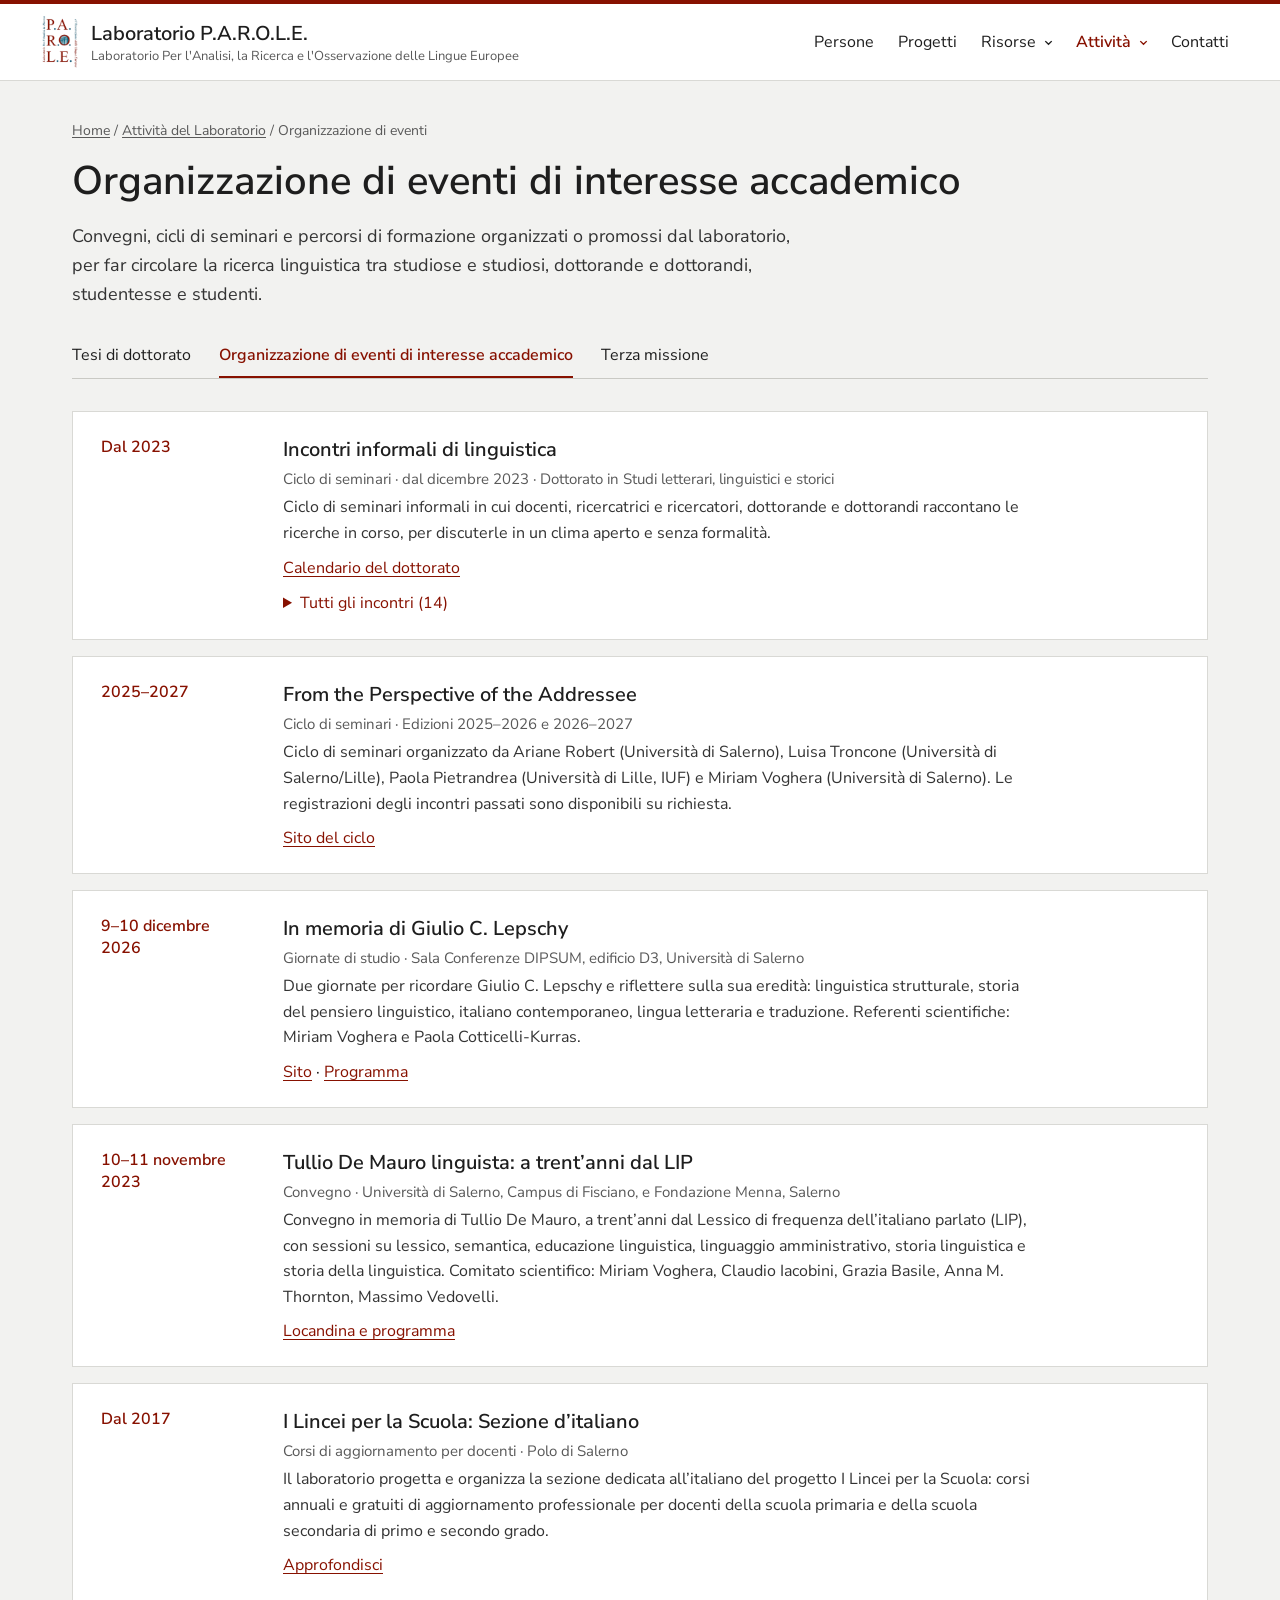
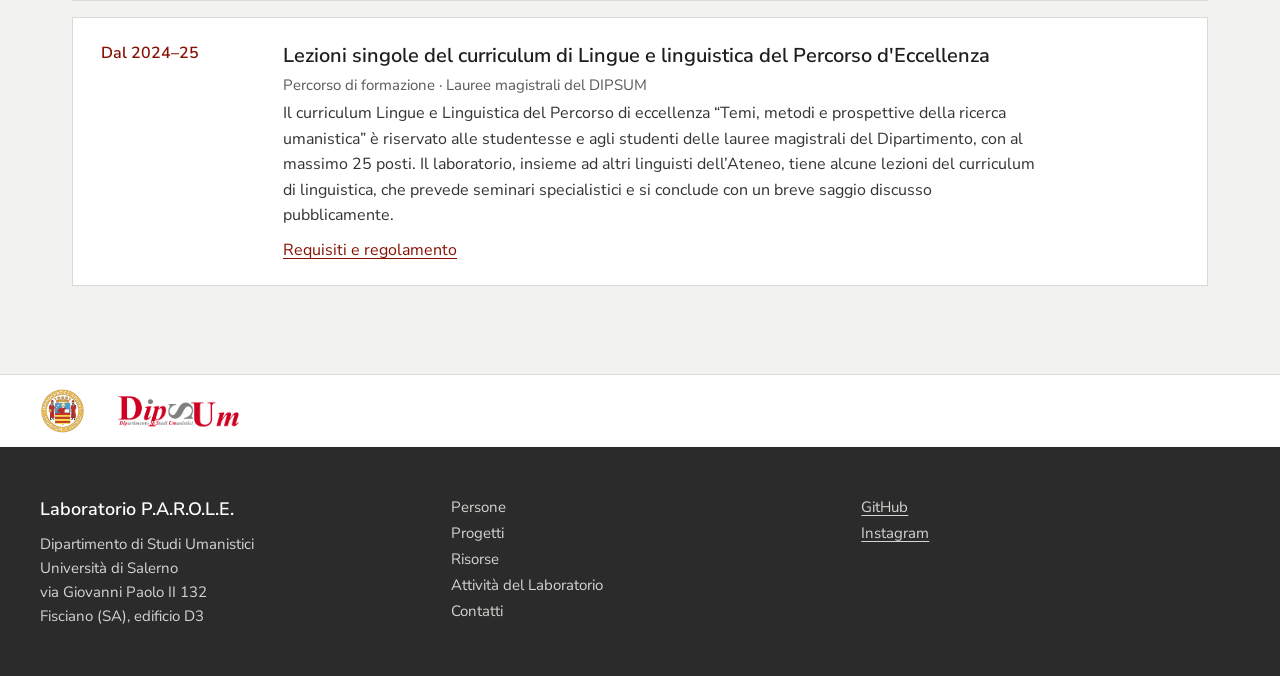
<file: eventi.html>
<!doctype html>
<html lang="it">
<head>
<meta charset="utf-8">
<meta name="viewport" content="width=device-width, initial-scale=1">
<title>P.A.R.O.L.E. – Organizzazione di eventi</title>
<link rel="preconnect" href="https://fonts.googleapis.com">
<link href="https://fonts.googleapis.com/css2?family=Nunito+Sans:opsz,wght@6..12,400;6..12,600&amp;display=swap" rel="stylesheet">
<link rel="stylesheet" href="style.css">
</head>
<body>
<div class="page">
<header class="site-header">
  <div class="inner">
    <a class="brand" href="index.html">
      <img src="images/logo.png" alt="" width="39" height="56">
      <span><span class="brand-name">Laboratorio P.A.R.O.L.E.</span><span class="brand-full">Laboratorio Per l'Analisi, la Ricerca e l'Osservazione delle Lingue Europee</span></span>
    </a>
    <button type="button" class="nav-toggle" aria-expanded="false" aria-controls="main-nav">Menu</button>
    <nav class="main-nav" id="main-nav" aria-label="Principale">
      <a href="persone.html">Persone</a>
      <a href="progetti.html">Progetti</a>
      <div class="has-menu">
        <a href="risorse.html">Risorse</a>
        <button type="button" class="menu-toggle" aria-expanded="false" aria-label="Sottosezioni di Risorse"><svg aria-hidden="true" width="11" height="11" viewBox="0 0 12 12" fill="none" stroke="currentColor" stroke-width="1.5"><path d="M2.5 4.5 6 8l3.5-3.5"/></svg></button>
        <div class="submenu">
          <a href="corpora.html">Corpora e banche dati</a>
          <a href="didattica.html">Piattaforme per la didattica</a>
          <a href="strumenti.html">Strumenti di analisi e annotazione</a>
        </div>
      </div>
      <div class="has-menu active">
        <a href="attivita.html">Attività</a>
        <button type="button" class="menu-toggle" aria-expanded="false" aria-label="Sottosezioni di Attività"><svg aria-hidden="true" width="11" height="11" viewBox="0 0 12 12" fill="none" stroke="currentColor" stroke-width="1.5"><path d="M2.5 4.5 6 8l3.5-3.5"/></svg></button>
        <div class="submenu">
          <a href="tesi.html">Tesi di dottorato</a>
          <a href="eventi.html" class="active" aria-current="page">Organizzazione di eventi di interesse accademico</a>
          <a href="terza-missione.html">Terza missione</a>
        </div>
      </div>
      <a href="contatti.html">Contatti</a>
    </nav>
  </div>
</header>
<main>

  <section style="max-width: 1200px; width: 100%; box-sizing: border-box; margin: 0 auto; padding: 40px 32px 24px; display: flex; flex-direction: column; gap: 14px">
    <span style="font-size: 14px; color: #595959"><a href="index.html" style="color: #595959; text-decoration: underline; text-underline-offset: 2px">Home</a> / <a href="attivita.html" style="color: #595959; text-decoration: underline; text-underline-offset: 2px">Attività del Laboratorio</a> / Organizzazione di eventi</span>
    <h1 style="margin: 0; font-size: 40px; font-weight: 600">Organizzazione di eventi di interesse accademico</h1>
    <p style="margin: 0; font-size: 18px; line-height: 1.6; color: #333333; max-width: 720px">Convegni, cicli di seminari e percorsi di formazione organizzati o promossi dal laboratorio, per far circolare la ricerca linguistica tra studiose e studiosi, dottorande e dottorandi, studentesse e studenti.</p>
  </section>

  <nav aria-label="Attività del Laboratorio" style="max-width: 1200px; width: 100%; box-sizing: border-box; margin: 0 auto; padding: 0 32px 32px">
    <div style="display: flex; flex-wrap: wrap; gap: 0 28px; border-bottom: 1px solid #C9C9C4; font-size: 16px">
      <a href="tesi.html" style="padding: 12px 0">Tesi di dottorato</a>
      <a href="eventi.html" aria-current="page" style="padding: 12px 0; color: var(--accent); font-weight: 600; box-shadow: inset 0 -2px 0 var(--accent)">Organizzazione di eventi di interesse accademico</a>
      <a href="terza-missione.html" style="padding: 12px 0">Terza missione</a>
    </div>
  </nav>

  <div style="max-width: 1200px; width: 100%; box-sizing: border-box; margin: 0 auto; padding: 0 32px 88px; display: flex; flex-direction: column; gap: 48px">
    <section style="display: flex; flex-direction: column; gap: 16px">
      <article style="background: #FFFFFF; border: 1px solid #D9D9D5; padding: 24px 28px; display: flex; flex-wrap: wrap; gap: 8px 32px">
        <span style="flex: 0 0 150px; font-size: 16px; font-weight: 600; color: var(--accent)">Dal 2023</span>
        <span style="flex: 1 1 480px; display: flex; flex-direction: column; gap: 6px"><span style="font-size: 20px; font-weight: 600">Incontri informali di linguistica</span><span style="font-size: 15px; color: #595959">Ciclo di seminari · dal dicembre 2023 · Dottorato in Studi letterari, linguistici e storici</span><span style="font-size: 16px; line-height: 1.6; color: #333333; max-width: 760px">Ciclo di seminari informali in cui docenti, ricercatrici e ricercatori, dottorande e dottorandi raccontano le ricerche in corso, per discuterle in un clima aperto e senza formalità.</span><span style="font-size: 16px; padding-top: 4px"><a href="https://www.dipsumdills.it/it/academic_year/2026-27" style="color: var(--accent); text-decoration: underline; text-underline-offset: 3px">Calendario del dottorato</a></span><details style="padding-top: 6px; font-size: 15px; line-height: 1.55; color: #333333"><summary style="cursor: pointer; font-size: 16px; color: var(--accent)">Tutti gli incontri (14)</summary><ul style="list-style: none; margin: 8px 0 0; padding: 0">
<li style="display: flex; flex-wrap: wrap; gap: 2px 20px; padding: 10px 0; border-bottom: 1px solid #E6E6E2"><span style="flex: 0 0 140px; color: #595959">17 luglio 2026</span><span style="flex: 1 1 360px">Giuseppe Pisegna: L'uso di "nulla" come segnale discorsivo (e altre questioni); Alfonsina Buoniconto & Anita D’Angelo (Università di Salerno): Dalle varietà linguistiche locali all'educazione plurilingue: una proposta didattica per il contesto campano · <a href="https://www.dipsumdills.it/it/lezione/incontri-informali-di-linguistica-11" style="color: var(--accent); text-decoration: underline; text-underline-offset: 3px">Dettagli</a></span></li>
<li style="display: flex; flex-wrap: wrap; gap: 2px 20px; padding: 10px 0; border-bottom: 1px solid #E6E6E2"><span style="flex: 0 0 140px; color: #595959">30 giugno 2026</span><span style="flex: 1 1 360px">Chiara Marchetiello (Trinity College Dublin): Gesture in Campania: a formal syntactic approach; Ludovica Pannitto (Università di Bologna): Treebanking Interaction: lo status del KIParla nelle Universal Dependencies · <a href="https://www.dipsumdills.it/it/lezione/incontri-informali-di-linguistica-10" style="color: var(--accent); text-decoration: underline; text-underline-offset: 3px">Dettagli</a></span></li>
<li style="display: flex; flex-wrap: wrap; gap: 2px 20px; padding: 10px 0; border-bottom: 1px solid #E6E6E2"><span style="flex: 0 0 140px; color: #595959">25 giugno 2026</span><span style="flex: 1 1 360px">Una giornata di Incontri informali, con dottorande e dottorandi dei laboratori P.A.R.O.L.E. e URBAN/ECO (Università di Napoli Federico II) · <a href="https://www.dipsumdills.it/it/lezione/una-giornata-di-incontri-informali" style="color: var(--accent); text-decoration: underline; text-underline-offset: 3px">Dettagli</a></span></li>
<li style="display: flex; flex-wrap: wrap; gap: 2px 20px; padding: 10px 0; border-bottom: 1px solid #E6E6E2"><span style="flex: 0 0 140px; color: #595959">26 maggio 2026</span><span style="flex: 1 1 360px">Carolina Stromboli (Università di Salerno): La lingua del Cunto de li cunti: note di fonetica e morfosintassi; Francesco Crifò (Università di Salerno): La lessicografia storico-etimologica italoromanza dal Romanisches Etymologisches Wörterbuch al Vocabolario Etimologico della lingua italiana (passando per il Deonomasticon Italicum) · <a href="https://www.dipsumdills.it/it/lezione/incontri-informali-di-linguistica-9" style="color: var(--accent); text-decoration: underline; text-underline-offset: 3px">Dettagli</a></span></li>
<li style="display: flex; flex-wrap: wrap; gap: 2px 20px; padding: 10px 0; border-bottom: 1px solid #E6E6E2"><span style="flex: 0 0 140px; color: #595959">21 aprile 2026</span><span style="flex: 1 1 360px">Elia Calligari (Università di Pavia): Per un'analisi tipologica del tempo nominale: metodi e primi risultati; Lorenzo Albanesi (MUNI Brno/Università di Pavia): La totalità come mezzo per la codifica dell'(inter)soggettività: il caso dell'italiano "totale" · <a href="https://www.dipsumdills.it/it/lezione/incontri-informali-di-linguistica-8" style="color: var(--accent); text-decoration: underline; text-underline-offset: 3px">Dettagli</a></span></li>
<li style="display: flex; flex-wrap: wrap; gap: 2px 20px; padding: 10px 0; border-bottom: 1px solid #E6E6E2"><span style="flex: 0 0 140px; color: #595959">25 marzo 2026</span><span style="flex: 1 1 360px">Loredana Schettino (Libera Università di Bolzano): "“Ehm” o non “ehm”: questioni metodologiche sullo studio dei fenomeni di (dis)fluenza nella comunicazione parlata; Giovanni Leo (Università di Ghent): Cadute e rialzi nelle varietà campane: la prosodia tra dialetto e italiano · <a href="https://www.dipsumdills.it/it/lezione/incontri-informali-di-linguistica-7" style="color: var(--accent); text-decoration: underline; text-underline-offset: 3px">Dettagli</a></span></li>
<li style="display: flex; flex-wrap: wrap; gap: 2px 20px; padding: 10px 0; border-bottom: 1px solid #E6E6E2"><span style="flex: 0 0 140px; color: #595959">19 febbraio 2026</span><span style="flex: 1 1 360px">Andrea Sansò (Università di Salerno): “Per carità” (un sogno fatto ad Ascea); Giovanni Di Paola (Università di Salerno/Tubinga):“Addirittura”: un avverbio tra intensificazione e sorpresa · <a href="https://www.dipsumdills.it/it/lezione/incontri-informali-di-linguistica-6" style="color: var(--accent); text-decoration: underline; text-underline-offset: 3px">Dettagli</a></span></li>
<li style="display: flex; flex-wrap: wrap; gap: 2px 20px; padding: 10px 0; border-bottom: 1px solid #E6E6E2"><span style="flex: 0 0 140px; color: #595959">29 gennaio 2026</span><span style="flex: 1 1 360px">Giuseppe Magistro (Università di Ghent): L’uso dell’AI come strumento per la linguistica: dalla raccolta dati all’analisi; Pasquale Esposito (Università di Salerno): Appìl: an application for lexical and linguistic improvement · <a href="https://www.dipsumdills.it/it/lezione/incontri-informali-di-linguistica-5" style="color: var(--accent); text-decoration: underline; text-underline-offset: 3px">Dettagli</a></span></li>
<li style="display: flex; flex-wrap: wrap; gap: 2px 20px; padding: 10px 0; border-bottom: 1px solid #E6E6E2"><span style="flex: 0 0 140px; color: #595959">6 maggio 2025</span><span style="flex: 1 1 360px">Ariane Robert (Università di Salerno) & Luisa Troncone (Università di Salerno/Lille): Manbreviating: un’analisi corpus-based dei commenti TikTok ad un trend e un contro-trend</i> · <a href="https://www.dipsumdills.it/it/lezione/incontri-informali-manbreviating-unanalisi-corpus-based-dei-commenti-tiktok-ad-un-trend-e-un-contro-trend" style="color: var(--accent); text-decoration: underline; text-underline-offset: 3px">Dettagli</a></span></li>
<li style="display: flex; flex-wrap: wrap; gap: 2px 20px; padding: 10px 0; border-bottom: 1px solid #E6E6E2"><span style="flex: 0 0 140px; color: #595959">1 aprile 2025</span><span style="flex: 1 1 360px">Luisa Troncone (Università di Salerno/Lille): Building ITT. Questioni e metodi per la costruzione di un corpus di parlato di TikTok· <a href="https://www.dipsumdills.it/it/lezione/incontri-informali-di-linguistica-4" style="color: var(--accent); text-decoration: underline; text-underline-offset: 3px">Dettagli</a></span></li>
<li style="display: flex; flex-wrap: wrap; gap: 2px 20px; padding: 10px 0; border-bottom: 1px solid #E6E6E2"><span style="flex: 0 0 140px; color: #595959">30 maggio 2024</span><span style="flex: 1 1 360px">Luisa Troncone (Università di Salerno) & Paola Pianese (Università di Bologna): It’s a girls’ world: neologismi girlie per narrare la girlhood · <a href="https://www.dipsumdills.it/it/lezione/incontri-informali-di-linguistica-3" style="color: var(--accent); text-decoration: underline; text-underline-offset: 3px">Dettagli</a></span></li>
<li style="display: flex; flex-wrap: wrap; gap: 2px 20px; padding: 10px 0; border-bottom: 1px solid #E6E6E2"><span style="flex: 0 0 140px; color: #595959">30 aprile 2024</span><span style="flex: 1 1 360px">Miriam Voghera (Università di Salerno):La morfologia valutativa tra approssimazione, soggettività e focus; Flavio Pisciotta: La Construction Grammar tra le teorie linguistiche: origini, concetti di base, problemi epistemologici· <a href="https://www.dipsumdills.it/it/lezione/incontri-informali-di-linguistica-2" style="color: var(--accent); text-decoration: underline; text-underline-offset: 3px">Dettagli</a></span></li>
<li style="display: flex; flex-wrap: wrap; gap: 2px 20px; padding: 10px 0; border-bottom: 1px solid #E6E6E2"><span style="flex: 0 0 140px; color: #595959">25 gennaio 2024</span><span style="flex: 1 1 360px">Franco Cutugno (Università di Napoli Federico II) & Loredana Schettino (Libera Università di Bolzano): Misurando la variazione fonetica del parlato naturale · <a href="https://www.dipsumdills.it/it/lezione/incontri-informali-di-linguistica-1" style="color: var(--accent); text-decoration: underline; text-underline-offset: 3px">Dettagli</a></span></li>
<li style="display: flex; flex-wrap: wrap; gap: 2px 20px; padding: 10px 0; border-bottom: 1px solid #E6E6E2"><span style="flex: 0 0 140px; color: #595959">12 dicembre 2023</span><span style="flex: 1 1 360px"> Ludovica Cianciosi; Valentina Maniglia: Presentazioni di lavori in corso · <a href="https://www.dipsumdills.it/it/lezione/incontri-informali-di-linguistica" style="color: var(--accent); text-decoration: underline; text-underline-offset: 3px">Dettagli</a></span></li></ul></details></span>
      </article>
      <article style="background: #FFFFFF; border: 1px solid #D9D9D5; padding: 24px 28px; display: flex; flex-wrap: wrap; gap: 8px 32px">
        <span style="flex: 0 0 150px; font-size: 16px; font-weight: 600; color: var(--accent)">2025–2027</span>
        <span style="flex: 1 1 480px; display: flex; flex-direction: column; gap: 6px"><span style="font-size: 20px; font-weight: 600">From the Perspective of the Addressee</span><span style="font-size: 15px; color: #595959">Ciclo di seminari · Edizioni 2025–2026 e 2026–2027</span><span style="font-size: 16px; line-height: 1.6; color: #333333; max-width: 760px">Ciclo di seminari organizzato da Ariane Robert (Università di Salerno), Luisa Troncone (Università di Salerno/Lille), Paola Pietrandrea (Università di Lille, IUF) e Miriam Voghera (Università di Salerno). Le registrazioni degli incontri passati sono disponibili su richiesta.</span><span style="font-size: 16px; padding-top: 4px"><a href="https://sites.google.com/unisa.it/theperspectiveoftheaddressee/home-page" style="color: var(--accent); text-decoration: underline; text-underline-offset: 3px">Sito del ciclo</a></span></span>
      </article>
      <article style="background: #FFFFFF; border: 1px solid #D9D9D5; padding: 24px 28px; display: flex; flex-wrap: wrap; gap: 8px 32px">
        <span style="flex: 0 0 150px; font-size: 16px; font-weight: 600; color: var(--accent)">9–10 dicembre 2026</span>
        <span style="flex: 1 1 480px; display: flex; flex-direction: column; gap: 6px"><span style="font-size: 20px; font-weight: 600">In memoria di Giulio C. Lepschy</span><span style="font-size: 15px; color: #595959">Giornate di studio · Sala Conferenze DIPSUM, edificio D3, Università di Salerno</span><span style="font-size: 16px; line-height: 1.6; color: #333333; max-width: 760px">Due giornate per ricordare Giulio C. Lepschy e riflettere sulla sua eredità: linguistica strutturale, storia del pensiero linguistico, italiano contemporaneo, lingua letteraria e traduzione. Referenti scientifiche: Miriam Voghera e Paola Cotticelli-Kurras.</span><span style="font-size: 16px; padding-top: 4px"><a href="https://sites.google.com/unisa.it/inmemoriadigiuliolepschy/home-page" style="color: var(--accent); text-decoration: underline; text-underline-offset: 3px">Sito</a> · <a href="https://sites.google.com/unisa.it/inmemoriadigiuliolepschy/home-page/programma" style="color: var(--accent); text-decoration: underline; text-underline-offset: 3px">Programma</a></span></span>
      </article>
      <article style="background: #FFFFFF; border: 1px solid #D9D9D5; padding: 24px 28px; display: flex; flex-wrap: wrap; gap: 8px 32px">
        <span style="flex: 0 0 150px; font-size: 16px; font-weight: 600; color: var(--accent)">10–11 novembre 2023</span>
        <span style="flex: 1 1 480px; display: flex; flex-direction: column; gap: 6px"><span style="font-size: 20px; font-weight: 600">Tullio De Mauro linguista: a trent’anni dal LIP</span><span style="font-size: 15px; color: #595959">Convegno · Università di Salerno, Campus di Fisciano, e Fondazione Menna, Salerno</span><span style="font-size: 16px; line-height: 1.6; color: #333333; max-width: 760px">Convegno in memoria di Tullio De Mauro, a trent’anni dal Lessico di frequenza dell’italiano parlato (LIP), con sessioni su lessico, semantica, educazione linguistica, linguaggio amministrativo, storia linguistica e storia della linguistica. Comitato scientifico: Miriam Voghera, Claudio Iacobini, Grazia Basile, Anna M. Thornton, Massimo Vedovelli.</span><span style="font-size: 16px; padding-top: 4px"><a href="https://www.societadilinguisticaitaliana.net/wp-content/uploads/2023/10/LocandinaConvegnoDeMauro.pdf" style="color: var(--accent); text-decoration: underline; text-underline-offset: 3px">Locandina e programma</a></span></span>
      </article>
      <article style="background: #FFFFFF; border: 1px solid #D9D9D5; padding: 24px 28px; display: flex; flex-wrap: wrap; gap: 8px 32px">
        <span style="flex: 0 0 150px; font-size: 16px; font-weight: 600; color: var(--accent)">Dal 2017</span>
        <span style="flex: 1 1 480px; display: flex; flex-direction: column; gap: 6px"><span style="font-size: 20px; font-weight: 600">I Lincei per la Scuola: Sezione d’italiano</span><span style="font-size: 15px; color: #595959">Corsi di aggiornamento per docenti · Polo di Salerno</span><span style="font-size: 16px; line-height: 1.6; color: #333333; max-width: 760px">Il laboratorio progetta e organizza la sezione dedicata all’italiano del progetto I Lincei per la Scuola: corsi annuali e gratuiti di aggiornamento professionale per docenti della scuola primaria e della scuola secondaria di primo e secondo grado.</span><span style="font-size: 16px; padding-top: 4px"><a href="terza-missione.html" style="color: var(--accent); text-decoration: underline; text-underline-offset: 3px">Approfondisci</a></span></span>
      </article>
      <article style="background: #FFFFFF; border: 1px solid #D9D9D5; padding: 24px 28px; display: flex; flex-wrap: wrap; gap: 8px 32px">
        <span style="flex: 0 0 150px; font-size: 16px; font-weight: 600; color: var(--accent)">Dal 2024–25</span>
        <span style="flex: 1 1 480px; display: flex; flex-direction: column; gap: 6px"><span style="font-size: 20px; font-weight: 600">Lezioni singole del curriculum di Lingue e linguistica del Percorso d'Eccellenza</span><span style="font-size: 15px; color: #595959">Percorso di formazione · Lauree magistrali del DIPSUM</span><span style="font-size: 16px; line-height: 1.6; color: #333333; max-width: 760px">Il curriculum Lingue e Linguistica del Percorso di eccellenza “Temi, metodi e prospettive della ricerca umanistica” è riservato alle studentesse e agli studenti delle lauree magistrali del Dipartimento, con al massimo 25 posti. Il laboratorio, insieme ad altri linguisti dell’Ateneo, tiene alcune lezioni del curriculum di linguistica, che prevede seminari specialistici e si conclude con un breve saggio discusso pubblicamente.</span><span style="font-size: 16px; padding-top: 4px"><a href="https://www.dipsum.unisa.it/didattica/focus?id=1183" style="color: var(--accent); text-decoration: underline; text-underline-offset: 3px">Requisiti e regolamento</a></span></span>
      </article>
    </section>
  </div>
</main>
<div style="margin-top: auto">
<footer class="site-footer" style="font-family: 'Avenir Next', 'Avenir', 'Nunito Sans', system-ui, sans-serif; background: #2B2B2B; color: #D4D4D0">
  <div class="footer-logos" style="background: #FFFFFF; border-top: 1px solid #D9D9D5">
    <div style="max-width: 1200px; margin: 0 auto; padding: 14px 32px; display: flex; flex-wrap: wrap; align-items: center; gap: 12px 32px">
      <a href="https://www.unisa.it/" style="display: block"><img src="images/logo_unisa.png" alt="Università degli Studi di Salerno" style="height: 44px; width: auto; display: block"></a>
      <a href="https://www.dipsum.unisa.it/" style="display: block"><img src="images/logo_dipsum.png" alt="Dipartimento di Studi Umanistici" style="height: 34px; width: auto; display: block"></a>
    </div>
  </div>
  <div style="max-width: 1200px; margin: 0 auto; padding: 48px 32px; display: grid; grid-template-columns: repeat(auto-fit, minmax(min(100%, 240px), 1fr)); gap: 32px; font-size: 15px; line-height: 1.6">
    <div>
      <div style="font-size: 18px; font-weight: 600; color: #FFFFFF; margin-bottom: 8px">Laboratorio P.A.R.O.L.E.</div>
      Dipartimento di Studi Umanistici<br>Università di Salerno<br>via Giovanni Paolo II 132<br>Fisciano (SA), edificio D3
    </div>
    <nav aria-label="Sezioni del sito" style="display: flex; flex-direction: column; gap: 2px">
      <a href="persone.html" style="color: #D4D4D0; text-decoration: none">Persone</a>
      <a href="progetti.html" style="color: #D4D4D0; text-decoration: none">Progetti</a>
      <a href="risorse.html" style="color: #D4D4D0; text-decoration: none">Risorse</a>
      <a href="attivita.html" style="color: #D4D4D0; text-decoration: none">Attività del Laboratorio</a>
      <a href="contatti.html" style="color: #D4D4D0; text-decoration: none">Contatti</a>
    </nav>
    <div style="display: flex; flex-direction: column; gap: 2px">
      <a href="https://github.com/LaboratorioPAROLE/" style="color: #D4D4D0; text-decoration: underline; text-underline-offset: 3px">GitHub</a>
      <a href="https://www.instagram.com/linguistics_salerno/" style="color: #D4D4D0; text-decoration: underline; text-underline-offset: 3px">Instagram</a>
    </div>
  </div>
</footer>
</div>
</div>
<script>
var nt = document.querySelector('.nav-toggle');
nt.addEventListener('click', function () {
  var open = document.querySelector('.site-header').classList.toggle('nav-open');
  nt.setAttribute('aria-expanded', open ? 'true' : 'false');
});
var wrap = document.querySelector('.search-wrap');
if (wrap) {
  var norm = function (t) { return t.normalize('NFD').replace(/[\u0300-\u036f]/g, '').toLowerCase(); };
  var cards = Array.prototype.slice.call(document.querySelectorAll('main article'));
  var q = wrap.querySelector('.res-search');
  var selects = Array.prototype.slice.call(wrap.querySelectorAll('select[data-filter]'));
  var count = wrap.querySelector('.search-count');
  var empty = wrap.querySelector('.search-empty');
  var tags = function (card, f) {
    return (card.getAttribute('data-' + f) || '').split(';').map(function (v) { return v.trim(); }).filter(Boolean);
  };
  // riempie ogni tendina con i valori presenti nelle schede
  selects.forEach(function (s) {
    var seen = {};
    cards.forEach(function (c) { tags(c, s.dataset.filter).forEach(function (v) { seen[v] = true; }); });
    var values = Object.keys(seen).sort(function (a, b) { return a.localeCompare(b, 'it'); });
    if (!values.length) { s.parentElement.hidden = true; return; }
    values.forEach(function (v) {
      var o = document.createElement('option');
      o.value = v; o.textContent = v;
      s.appendChild(o);
    });
  });
  var apply = function () {
    var words = norm(q.value).split(/\s+/).filter(Boolean);
    var shown = 0;
    cards.forEach(function (c) {
      var text = norm(c.textContent + ' ' + (c.dataset.keywords || ''));
      var ok = words.every(function (w) { return text.indexOf(w) !== -1; }) &&
        selects.every(function (s) { return !s.value || tags(c, s.dataset.filter).indexOf(s.value) !== -1; });
      c.hidden = !ok;
      if (ok) shown++;
    });
    var filtered = words.length || selects.some(function (s) { return s.value; });
    count.textContent = filtered && shown ? shown + (shown === 1 ? ' risultato' : ' risultati') + ' su ' + cards.length : '';
    empty.hidden = shown > 0;
  };
  q.addEventListener('input', apply);
  selects.forEach(function (s) { s.addEventListener('change', apply); });
  wrap.querySelector('.filters-reset').addEventListener('click', function () {
    q.value = '';
    selects.forEach(function (s) { s.value = ''; });
    apply();
  });
}
document.querySelectorAll('.menu-toggle').forEach(function (b) {
  b.addEventListener('click', function () {
    var open = b.parentElement.classList.toggle('open');
    b.setAttribute('aria-expanded', open ? 'true' : 'false');
  });
});
</script>
</body>
</html>
</file>
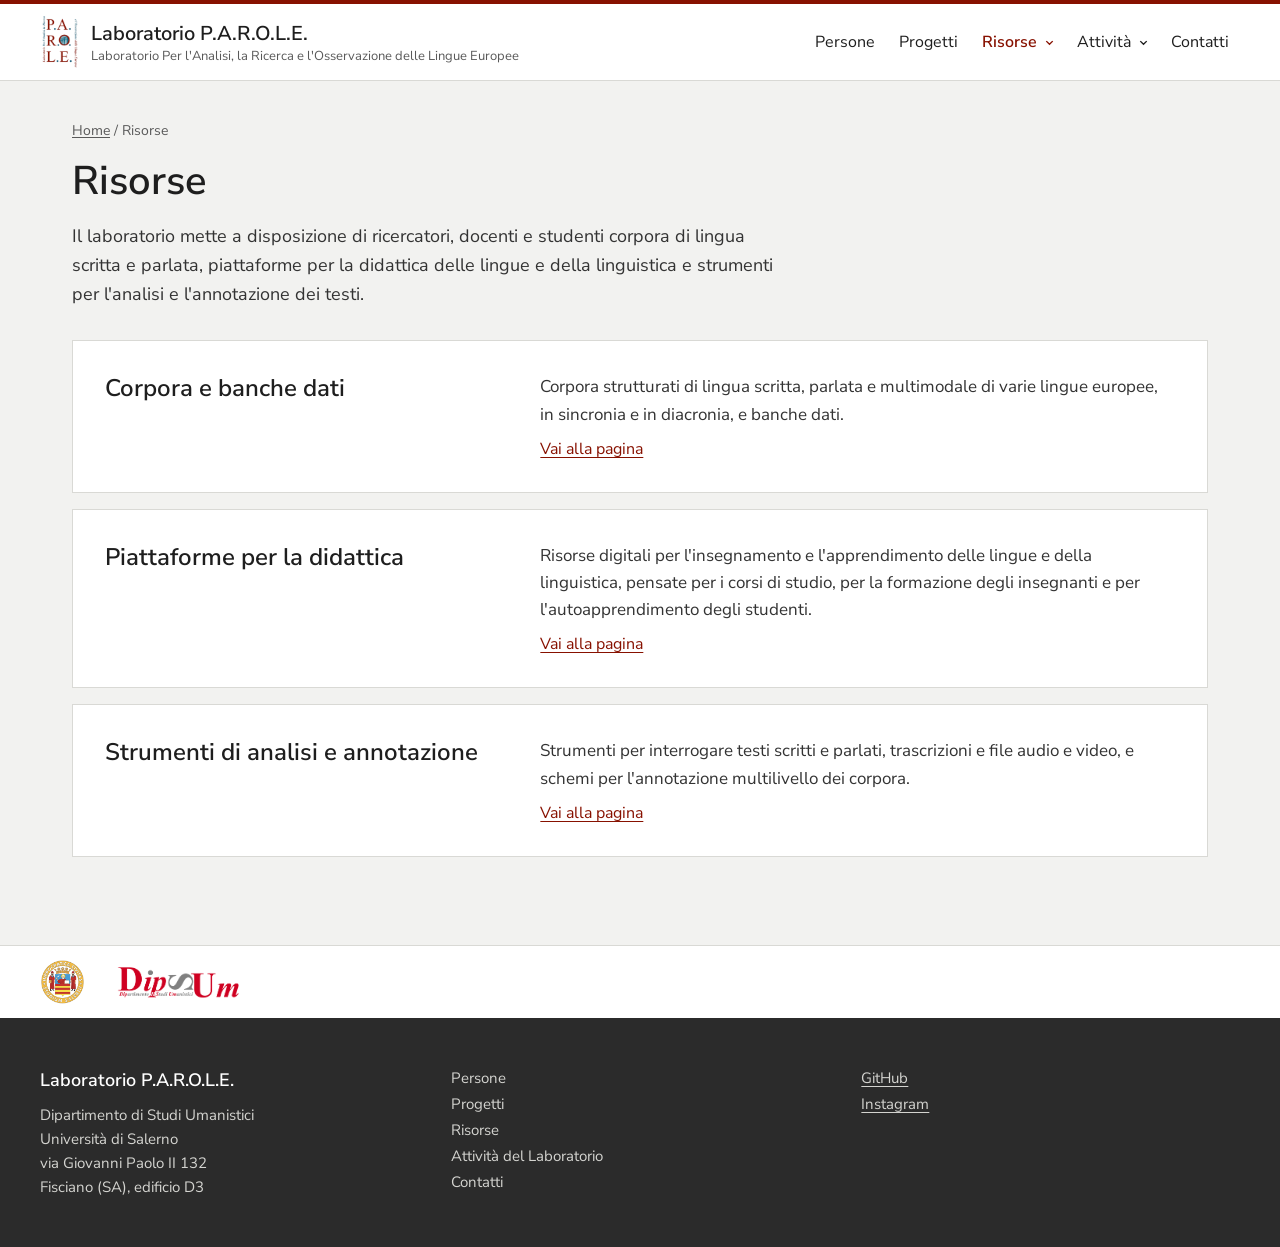
<file: risorse.html>
<!doctype html>
<html lang="it">
<head>
<meta charset="utf-8">
<meta name="viewport" content="width=device-width, initial-scale=1">
<title>P.A.R.O.L.E. – Risorse</title>
<link rel="preconnect" href="https://fonts.googleapis.com">
<link href="https://fonts.googleapis.com/css2?family=Nunito+Sans:opsz,wght@6..12,400;6..12,600&amp;display=swap" rel="stylesheet">
<link rel="stylesheet" href="style.css">
</head>
<body>
<div class="page">
<header class="site-header">
  <div class="inner">
    <a class="brand" href="index.html">
      <img src="images/logo.png" alt="" width="39" height="56">
      <span><span class="brand-name">Laboratorio P.A.R.O.L.E.</span><span class="brand-full">Laboratorio Per l'Analisi, la Ricerca e l'Osservazione delle Lingue Europee</span></span>
    </a>
    <button type="button" class="nav-toggle" aria-expanded="false" aria-controls="main-nav">Menu</button>
    <nav class="main-nav" id="main-nav" aria-label="Principale">
      <a href="persone.html">Persone</a>
      <a href="progetti.html">Progetti</a>
      <div class="has-menu active">
        <a href="risorse.html" aria-current="page">Risorse</a>
        <button type="button" class="menu-toggle" aria-expanded="false" aria-label="Sottosezioni di Risorse"><svg aria-hidden="true" width="11" height="11" viewBox="0 0 12 12" fill="none" stroke="currentColor" stroke-width="1.5"><path d="M2.5 4.5 6 8l3.5-3.5"/></svg></button>
        <div class="submenu">
          <a href="corpora.html">Corpora e banche dati</a>
          <a href="didattica.html">Piattaforme per la didattica</a>
          <a href="strumenti.html">Strumenti di analisi e annotazione</a>
        </div>
      </div>
      <div class="has-menu">
        <a href="attivita.html">Attività</a>
        <button type="button" class="menu-toggle" aria-expanded="false" aria-label="Sottosezioni di Attività"><svg aria-hidden="true" width="11" height="11" viewBox="0 0 12 12" fill="none" stroke="currentColor" stroke-width="1.5"><path d="M2.5 4.5 6 8l3.5-3.5"/></svg></button>
        <div class="submenu">
          <a href="tesi.html">Tesi di dottorato</a>
          <a href="eventi.html">Organizzazione di eventi di interesse accademico</a>
          <a href="terza-missione.html">Terza missione</a>
        </div>
      </div>
      <a href="contatti.html">Contatti</a>
    </nav>
  </div>
</header>
<main>

  <section style="max-width: 1200px; width: 100%; box-sizing: border-box; margin: 0 auto; padding: 40px 32px 32px; display: flex; flex-direction: column; gap: 14px">
    <span style="font-size: 14px; color: #595959"><a href="index.html" style="color: #595959; text-decoration: underline; text-underline-offset: 2px">Home</a> / Risorse</span>
    <h1 style="margin: 0; font-size: 40px; font-weight: 600">Risorse</h1>
    <p style="margin: 0; font-size: 18px; line-height: 1.6; color: #333333; max-width: 720px">Il laboratorio mette a disposizione di ricercatori, docenti e studenti corpora di lingua scritta e parlata, piattaforme per la didattica delle lingue e della linguistica e strumenti per l'analisi e l'annotazione dei testi.</p>
  </section>

  <div style="max-width: 1200px; width: 100%; box-sizing: border-box; margin: 0 auto; padding: 0 32px 88px; display: flex; flex-direction: column; gap: 16px">
    <a href="corpora.html" style="background: #FFFFFF; border: 1px solid #D9D9D5; padding: 32px; display: flex; flex-wrap: wrap; gap: 12px 48px; align-items: flex-start">
      <span style="flex: 1 1 300px; font-size: 24px; font-weight: 600; line-height: 1.3">Corpora e banche dati</span>
      <span style="flex: 2 1 460px; display: flex; flex-direction: column; gap: 10px"><span style="font-size: 17px; line-height: 1.6; color: #333333">Corpora strutturati di lingua scritta, parlata e multimodale di varie lingue europee, in sincronia e in diacronia, e banche dati. </span><span style="font-size: 16px; color: var(--accent); text-decoration: underline; text-underline-offset: 3px">Vai alla pagina</span></span>
    </a>
    <a href="didattica.html" style="background: #FFFFFF; border: 1px solid #D9D9D5; padding: 32px; display: flex; flex-wrap: wrap; gap: 12px 48px; align-items: flex-start">
      <span style="flex: 1 1 300px; font-size: 24px; font-weight: 600; line-height: 1.3">Piattaforme per la didattica</span>
      <span style="flex: 2 1 460px; display: flex; flex-direction: column; gap: 10px"><span style="font-size: 17px; line-height: 1.6; color: #333333">Risorse digitali per l'insegnamento e l'apprendimento delle lingue e della linguistica, pensate per i corsi di studio, per la formazione degli insegnanti e per l'autoapprendimento degli studenti.</span><span style="font-size: 16px; color: var(--accent); text-decoration: underline; text-underline-offset: 3px">Vai alla pagina</span></span>
    </a>
    <a href="strumenti.html" style="background: #FFFFFF; border: 1px solid #D9D9D5; padding: 32px; display: flex; flex-wrap: wrap; gap: 12px 48px; align-items: flex-start">
      <span style="flex: 1 1 300px; font-size: 24px; font-weight: 600; line-height: 1.3">Strumenti di analisi e annotazione</span>
      <span style="flex: 2 1 460px; display: flex; flex-direction: column; gap: 10px"><span style="font-size: 17px; line-height: 1.6; color: #333333">Strumenti per interrogare testi scritti e parlati, trascrizioni e file audio e video, e schemi per l'annotazione multilivello dei corpora.</span><span style="font-size: 16px; color: var(--accent); text-decoration: underline; text-underline-offset: 3px">Vai alla pagina</span></span>
    </a>
  </div>
</main>
<div style="margin-top: auto">
<footer class="site-footer" style="font-family: 'Avenir Next', 'Avenir', 'Nunito Sans', system-ui, sans-serif; background: #2B2B2B; color: #D4D4D0">
  <div class="footer-logos" style="background: #FFFFFF; border-top: 1px solid #D9D9D5">
    <div style="max-width: 1200px; margin: 0 auto; padding: 14px 32px; display: flex; flex-wrap: wrap; align-items: center; gap: 12px 32px">
      <a href="https://www.unisa.it/" style="display: block"><img src="images/logo_unisa.png" alt="Università degli Studi di Salerno" style="height: 44px; width: auto; display: block"></a>
      <a href="https://www.dipsum.unisa.it/" style="display: block"><img src="images/logo_dipsum.png" alt="Dipartimento di Studi Umanistici" style="height: 34px; width: auto; display: block"></a>
    </div>
  </div>
  <div style="max-width: 1200px; margin: 0 auto; padding: 48px 32px; display: grid; grid-template-columns: repeat(auto-fit, minmax(min(100%, 240px), 1fr)); gap: 32px; font-size: 15px; line-height: 1.6">
    <div>
      <div style="font-size: 18px; font-weight: 600; color: #FFFFFF; margin-bottom: 8px">Laboratorio P.A.R.O.L.E.</div>
      Dipartimento di Studi Umanistici<br>Università di Salerno<br>via Giovanni Paolo II 132<br>Fisciano (SA), edificio D3
    </div>
    <nav aria-label="Sezioni del sito" style="display: flex; flex-direction: column; gap: 2px">
      <a href="persone.html" style="color: #D4D4D0; text-decoration: none">Persone</a>
      <a href="progetti.html" style="color: #D4D4D0; text-decoration: none">Progetti</a>
      <a href="risorse.html" style="color: #D4D4D0; text-decoration: none">Risorse</a>
      <a href="attivita.html" style="color: #D4D4D0; text-decoration: none">Attività del Laboratorio</a>
      <a href="contatti.html" style="color: #D4D4D0; text-decoration: none">Contatti</a>
    </nav>
    <div style="display: flex; flex-direction: column; gap: 2px">
      <a href="https://github.com/LaboratorioPAROLE/" style="color: #D4D4D0; text-decoration: underline; text-underline-offset: 3px">GitHub</a>
      <a href="https://www.instagram.com/linguistics_salerno/" style="color: #D4D4D0; text-decoration: underline; text-underline-offset: 3px">Instagram</a>
    </div>
  </div>
</footer>
</div>
</div>
<script>
var nt = document.querySelector('.nav-toggle');
nt.addEventListener('click', function () {
  var open = document.querySelector('.site-header').classList.toggle('nav-open');
  nt.setAttribute('aria-expanded', open ? 'true' : 'false');
});
var wrap = document.querySelector('.search-wrap');
if (wrap) {
  var norm = function (t) { return t.normalize('NFD').replace(/[\u0300-\u036f]/g, '').toLowerCase(); };
  var cards = Array.prototype.slice.call(document.querySelectorAll('main article'));
  var q = wrap.querySelector('.res-search');
  var selects = Array.prototype.slice.call(wrap.querySelectorAll('select[data-filter]'));
  var count = wrap.querySelector('.search-count');
  var empty = wrap.querySelector('.search-empty');
  var tags = function (card, f) {
    return (card.getAttribute('data-' + f) || '').split(';').map(function (v) { return v.trim(); }).filter(Boolean);
  };
  // riempie ogni tendina con i valori presenti nelle schede
  selects.forEach(function (s) {
    var seen = {};
    cards.forEach(function (c) { tags(c, s.dataset.filter).forEach(function (v) { seen[v] = true; }); });
    var values = Object.keys(seen).sort(function (a, b) { return a.localeCompare(b, 'it'); });
    if (!values.length) { s.parentElement.hidden = true; return; }
    values.forEach(function (v) {
      var o = document.createElement('option');
      o.value = v; o.textContent = v;
      s.appendChild(o);
    });
  });
  var apply = function () {
    var words = norm(q.value).split(/\s+/).filter(Boolean);
    var shown = 0;
    cards.forEach(function (c) {
      var text = norm(c.textContent + ' ' + (c.dataset.keywords || ''));
      var ok = words.every(function (w) { return text.indexOf(w) !== -1; }) &&
        selects.every(function (s) { return !s.value || tags(c, s.dataset.filter).indexOf(s.value) !== -1; });
      c.hidden = !ok;
      if (ok) shown++;
    });
    var filtered = words.length || selects.some(function (s) { return s.value; });
    count.textContent = filtered && shown ? shown + (shown === 1 ? ' risultato' : ' risultati') + ' su ' + cards.length : '';
    empty.hidden = shown > 0;
  };
  q.addEventListener('input', apply);
  selects.forEach(function (s) { s.addEventListener('change', apply); });
  wrap.querySelector('.filters-reset').addEventListener('click', function () {
    q.value = '';
    selects.forEach(function (s) { s.value = ''; });
    apply();
  });
}
document.querySelectorAll('.menu-toggle').forEach(function (b) {
  b.addEventListener('click', function () {
    var open = b.parentElement.classList.toggle('open');
    b.setAttribute('aria-expanded', open ? 'true' : 'false');
  });
});
</script>
</body>
</html>
</file>
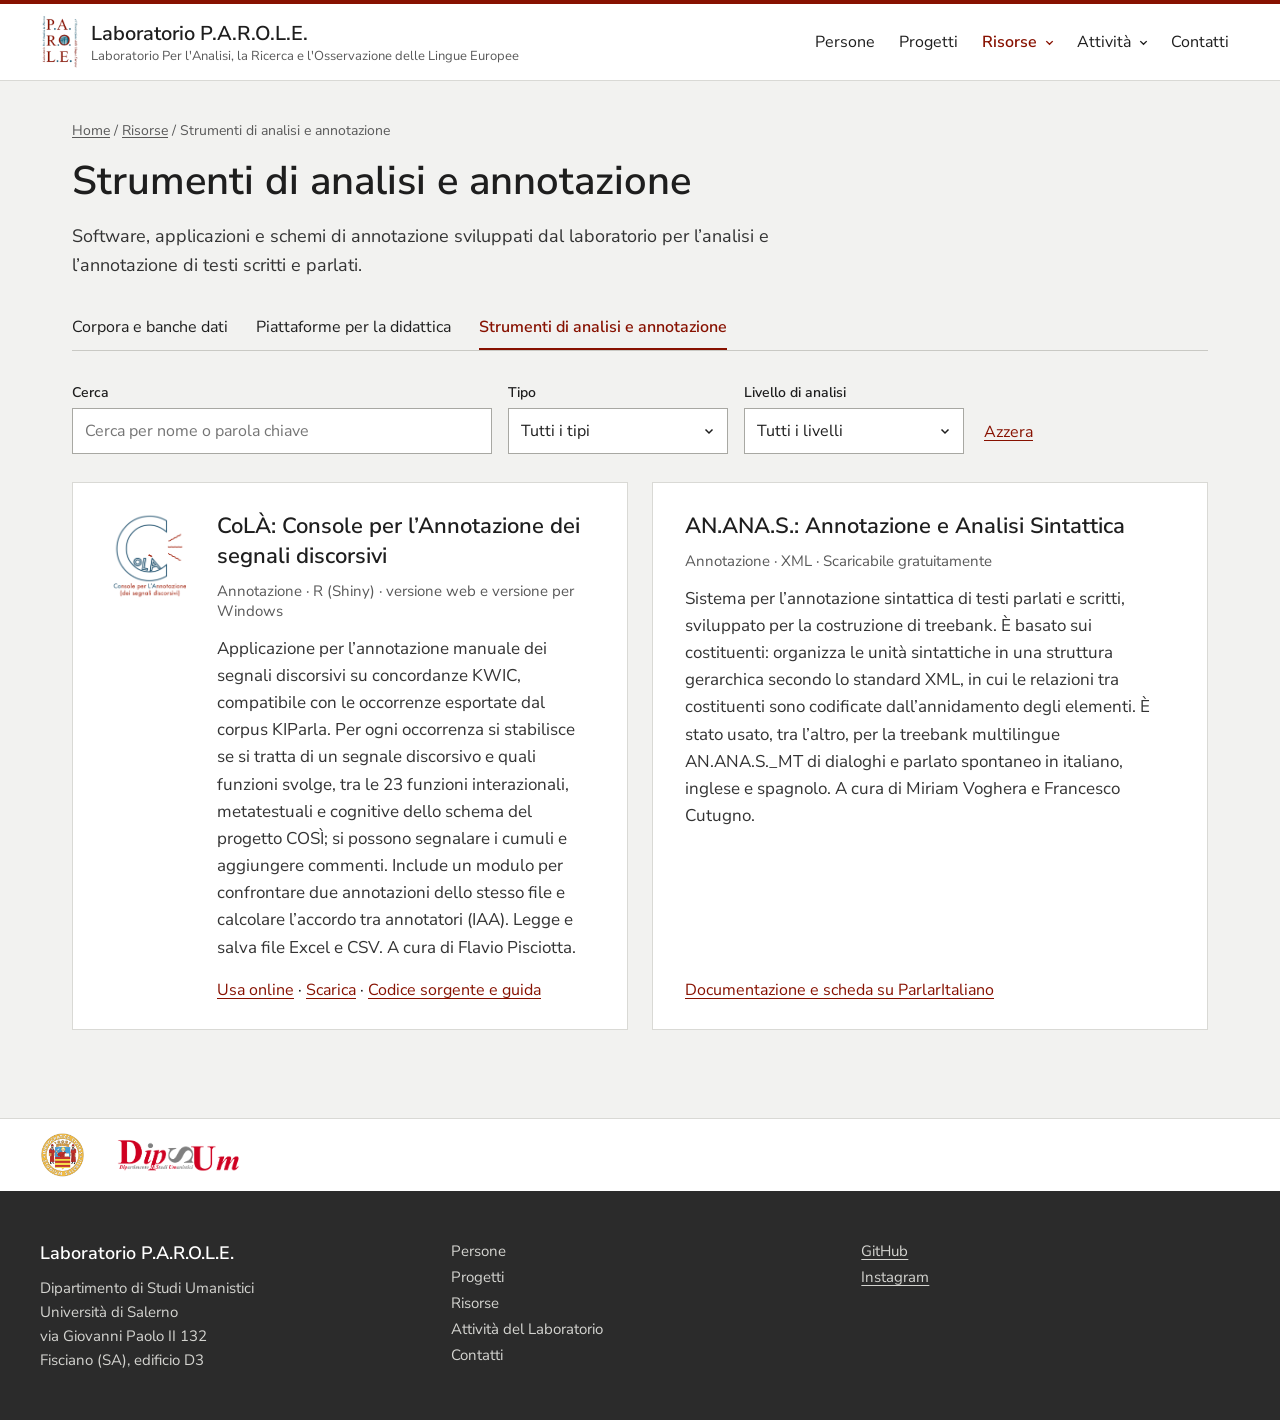
<file: strumenti.html>
<!doctype html>
<html lang="it">
<head>
<meta charset="utf-8">
<meta name="viewport" content="width=device-width, initial-scale=1">
<title>P.A.R.O.L.E. – Strumenti di analisi e annotazione</title>
<link rel="preconnect" href="https://fonts.googleapis.com">
<link href="https://fonts.googleapis.com/css2?family=Nunito+Sans:opsz,wght@6..12,400;6..12,600&amp;display=swap" rel="stylesheet">
<link rel="stylesheet" href="style.css">
</head>
<body>
<div class="page">
<header class="site-header">
  <div class="inner">
    <a class="brand" href="index.html">
      <img src="images/logo.png" alt="" width="39" height="56">
      <span><span class="brand-name">Laboratorio P.A.R.O.L.E.</span><span class="brand-full">Laboratorio Per l'Analisi, la Ricerca e l'Osservazione delle Lingue Europee</span></span>
    </a>
    <button type="button" class="nav-toggle" aria-expanded="false" aria-controls="main-nav">Menu</button>
    <nav class="main-nav" id="main-nav" aria-label="Principale">
      <a href="persone.html">Persone</a>
      <a href="progetti.html">Progetti</a>
      <div class="has-menu active">
        <a href="risorse.html">Risorse</a>
        <button type="button" class="menu-toggle" aria-expanded="false" aria-label="Sottosezioni di Risorse"><svg aria-hidden="true" width="11" height="11" viewBox="0 0 12 12" fill="none" stroke="currentColor" stroke-width="1.5"><path d="M2.5 4.5 6 8l3.5-3.5"/></svg></button>
        <div class="submenu">
          <a href="corpora.html">Corpora e banche dati</a>
          <a href="didattica.html">Piattaforme per la didattica</a>
          <a href="strumenti.html" class="active" aria-current="page">Strumenti di analisi e annotazione</a>
        </div>
      </div>
      <div class="has-menu">
        <a href="attivita.html">Attività</a>
        <button type="button" class="menu-toggle" aria-expanded="false" aria-label="Sottosezioni di Attività"><svg aria-hidden="true" width="11" height="11" viewBox="0 0 12 12" fill="none" stroke="currentColor" stroke-width="1.5"><path d="M2.5 4.5 6 8l3.5-3.5"/></svg></button>
        <div class="submenu">
          <a href="tesi.html">Tesi di dottorato</a>
          <a href="eventi.html">Organizzazione di eventi di interesse accademico</a>
          <a href="terza-missione.html">Terza missione</a>
        </div>
      </div>
      <a href="contatti.html">Contatti</a>
    </nav>
  </div>
</header>
<main>

  <section style="max-width: 1200px; width: 100%; box-sizing: border-box; margin: 0 auto; padding: 40px 32px 24px; display: flex; flex-direction: column; gap: 14px">
    <span style="font-size: 14px; color: #595959"><a href="index.html" style="color: #595959; text-decoration: underline; text-underline-offset: 2px">Home</a> / <a href="risorse.html" style="color: #595959; text-decoration: underline; text-underline-offset: 2px">Risorse</a> / Strumenti di analisi e annotazione</span>
    <h1 style="margin: 0; font-size: 40px; font-weight: 600">Strumenti di analisi e annotazione</h1>
    <p style="margin: 0; font-size: 18px; line-height: 1.6; color: #333333; max-width: 720px">Software, applicazioni e schemi di annotazione sviluppati dal laboratorio per l’analisi e l’annotazione di testi scritti e parlati.</p>
  </section>

  <nav aria-label="Risorse" style="max-width: 1200px; width: 100%; box-sizing: border-box; margin: 0 auto; padding: 0 32px 32px">
    <div style="display: flex; flex-wrap: wrap; gap: 0 28px; border-bottom: 1px solid #C9C9C4; font-size: 16px">
      <a href="corpora.html" style="padding: 12px 0">Corpora e banche dati</a>
      <a href="didattica.html" style="padding: 12px 0">Piattaforme per la didattica</a>
      <a href="strumenti.html" aria-current="page" style="padding: 12px 0; color: var(--accent); font-weight: 600; box-shadow: inset 0 -2px 0 var(--accent)">Strumenti di analisi e annotazione</a>
    </div>
  </nav>

  <div class="search-wrap">
    <div class="filters">
      <div class="filter filter-text">
        <label for="cerca">Cerca</label>
        <input type="search" id="cerca" class="res-search" placeholder="Cerca per nome o parola chiave" autocomplete="off">
      </div>
      <div class="filter">
        <label for="f-tipo">Tipo</label>
        <select id="f-tipo" data-filter="tipo"><option value="">Tutti i tipi</option></select>
      </div>
      <div class="filter">
        <label for="f-livello">Livello di analisi</label>
        <select id="f-livello" data-filter="livello"><option value="">Tutti i livelli</option></select>
      </div>
      <button type="button" class="filters-reset">Azzera</button>
    </div>
    <p class="search-count" aria-live="polite"></p>
    <p class="search-empty" hidden>Nessuna risorsa corrisponde ai filtri scelti.</p>
  </div>

  <div style="max-width: 1200px; width: 100%; box-sizing: border-box; margin: 0 auto; padding: 0 32px 88px; display: grid; grid-template-columns: repeat(auto-fit, minmax(min(100%, 460px), 1fr)); gap: 24px">
    <article data-tipo="software" data-livello="pragmatica" data-keywords="CoLÀ COLA Console per l'Annotazione segnali discorsivi marcatori discorsivi KWIC concordanze KIParla COSÌ inter-annotator agreement IAA Shiny R" style="background: #FFFFFF; border: 1px solid #D9D9D5; padding: 28px 32px; display: flex; gap: 24px; align-items: flex-start">
      <img class="res-logo" src="images/logo_cola.png" alt="Logo di CoLÀ">
      <div style="flex: 1 1 auto; min-width: 0; align-self: stretch; display: flex; flex-direction: column; gap: 10px">
        <h2 style="margin: 0; font-size: 22px; font-weight: 600">CoLÀ: Console per l’Annotazione dei segnali discorsivi</h2>
        <span style="font-size: 15px; color: #595959">Annotazione · R (Shiny) · versione web e versione per Windows</span>
        <p style="margin: 4px 0 0; font-size: 17px; line-height: 1.6; color: #333333">Applicazione per l’annotazione manuale dei segnali discorsivi su concordanze KWIC, compatibile con le occorrenze esportate dal corpus KIParla. Per ogni occorrenza si stabilisce se si tratta di un segnale discorsivo e quali funzioni svolge, tra le 23 funzioni interazionali, metatestuali e cognitive dello schema del progetto COSÌ; si possono segnalare i cumuli e aggiungere commenti. Include un modulo per confrontare due annotazioni dello stesso file e calcolare l’accordo tra annotatori (IAA). Legge e salva file Excel e CSV. A cura di Flavio Pisciotta.</p>
        <span style="font-size: 16px; margin-top: auto; padding-top: 8px"><a href="https://laboratorioparole.github.io/cola/" style="color: var(--accent); text-decoration: underline; text-underline-offset: 3px">Usa online</a> · <a href="https://github.com/LaboratorioPAROLE/cola/releases" style="color: var(--accent); text-decoration: underline; text-underline-offset: 3px">Scarica</a> · <a href="https://github.com/LaboratorioPAROLE/cola" style="color: var(--accent); text-decoration: underline; text-underline-offset: 3px">Codice sorgente e guida</a></span>
      </div>
    </article>
    <article data-tipo="software; schema di annotazione" data-livello="sintassi" data-keywords="AN.ANA.S. ANANAS Annotazione e Analisi Sintattica treebank costituenti XML parlato scritto multilingue parlaritaliano" style="background: #FFFFFF; border: 1px solid #D9D9D5; padding: 28px 32px; display: flex; gap: 24px; align-items: flex-start">
      <div style="flex: 1 1 auto; min-width: 0; align-self: stretch; display: flex; flex-direction: column; gap: 10px">
        <h2 style="margin: 0; font-size: 22px; font-weight: 600">AN.ANA.S.: Annotazione e Analisi Sintattica</h2>
        <span style="font-size: 15px; color: #595959">Annotazione · XML · Scaricabile gratuitamente</span>
        <p style="margin: 4px 0 0; font-size: 17px; line-height: 1.6; color: #333333">Sistema per l’annotazione sintattica di testi parlati e scritti, sviluppato per la costruzione di treebank. È basato sui costituenti: organizza le unità sintattiche in una struttura gerarchica secondo lo standard XML, in cui le relazioni tra costituenti sono codificate dall’annidamento degli elementi. È stato usato, tra l’altro, per la treebank multilingue AN.ANA.S._MT di dialoghi e parlato spontaneo in italiano, inglese e spagnolo. A cura di Miriam Voghera e Francesco Cutugno.</p>
        <span style="font-size: 16px; margin-top: auto; padding-top: 8px"><a href="https://parlaritaliano.studiumdipsum.it/it/717-ananas-4" style="color: var(--accent); text-decoration: underline; text-underline-offset: 3px">Documentazione e scheda su ParlarItaliano</a></span>
      </div>
    </article>
  </div>
</main>
<div style="margin-top: auto">
<footer class="site-footer" style="font-family: 'Avenir Next', 'Avenir', 'Nunito Sans', system-ui, sans-serif; background: #2B2B2B; color: #D4D4D0">
  <div class="footer-logos" style="background: #FFFFFF; border-top: 1px solid #D9D9D5">
    <div style="max-width: 1200px; margin: 0 auto; padding: 14px 32px; display: flex; flex-wrap: wrap; align-items: center; gap: 12px 32px">
      <a href="https://www.unisa.it/" style="display: block"><img src="images/logo_unisa.png" alt="Università degli Studi di Salerno" style="height: 44px; width: auto; display: block"></a>
      <a href="https://www.dipsum.unisa.it/" style="display: block"><img src="images/logo_dipsum.png" alt="Dipartimento di Studi Umanistici" style="height: 34px; width: auto; display: block"></a>
    </div>
  </div>
  <div style="max-width: 1200px; margin: 0 auto; padding: 48px 32px; display: grid; grid-template-columns: repeat(auto-fit, minmax(min(100%, 240px), 1fr)); gap: 32px; font-size: 15px; line-height: 1.6">
    <div>
      <div style="font-size: 18px; font-weight: 600; color: #FFFFFF; margin-bottom: 8px">Laboratorio P.A.R.O.L.E.</div>
      Dipartimento di Studi Umanistici<br>Università di Salerno<br>via Giovanni Paolo II 132<br>Fisciano (SA), edificio D3
    </div>
    <nav aria-label="Sezioni del sito" style="display: flex; flex-direction: column; gap: 2px">
      <a href="persone.html" style="color: #D4D4D0; text-decoration: none">Persone</a>
      <a href="progetti.html" style="color: #D4D4D0; text-decoration: none">Progetti</a>
      <a href="risorse.html" style="color: #D4D4D0; text-decoration: none">Risorse</a>
      <a href="attivita.html" style="color: #D4D4D0; text-decoration: none">Attività del Laboratorio</a>
      <a href="contatti.html" style="color: #D4D4D0; text-decoration: none">Contatti</a>
    </nav>
    <div style="display: flex; flex-direction: column; gap: 2px">
      <a href="https://github.com/LaboratorioPAROLE/" style="color: #D4D4D0; text-decoration: underline; text-underline-offset: 3px">GitHub</a>
      <a href="https://www.instagram.com/linguistics_salerno/" style="color: #D4D4D0; text-decoration: underline; text-underline-offset: 3px">Instagram</a>
    </div>
  </div>
</footer>
</div>
</div>
<script>
var nt = document.querySelector('.nav-toggle');
nt.addEventListener('click', function () {
  var open = document.querySelector('.site-header').classList.toggle('nav-open');
  nt.setAttribute('aria-expanded', open ? 'true' : 'false');
});
var wrap = document.querySelector('.search-wrap');
if (wrap) {
  var norm = function (t) { return t.normalize('NFD').replace(/[\u0300-\u036f]/g, '').toLowerCase(); };
  var cards = Array.prototype.slice.call(document.querySelectorAll('main article'));
  var q = wrap.querySelector('.res-search');
  var selects = Array.prototype.slice.call(wrap.querySelectorAll('select[data-filter]'));
  var count = wrap.querySelector('.search-count');
  var empty = wrap.querySelector('.search-empty');
  var tags = function (card, f) {
    return (card.getAttribute('data-' + f) || '').split(';').map(function (v) { return v.trim(); }).filter(Boolean);
  };
  // riempie ogni tendina con i valori presenti nelle schede
  selects.forEach(function (s) {
    var seen = {};
    cards.forEach(function (c) { tags(c, s.dataset.filter).forEach(function (v) { seen[v] = true; }); });
    var values = Object.keys(seen).sort(function (a, b) { return a.localeCompare(b, 'it'); });
    if (!values.length) { s.parentElement.hidden = true; return; }
    values.forEach(function (v) {
      var o = document.createElement('option');
      o.value = v; o.textContent = v;
      s.appendChild(o);
    });
  });
  var apply = function () {
    var words = norm(q.value).split(/\s+/).filter(Boolean);
    var shown = 0;
    cards.forEach(function (c) {
      var text = norm(c.textContent + ' ' + (c.dataset.keywords || ''));
      var ok = words.every(function (w) { return text.indexOf(w) !== -1; }) &&
        selects.every(function (s) { return !s.value || tags(c, s.dataset.filter).indexOf(s.value) !== -1; });
      c.hidden = !ok;
      if (ok) shown++;
    });
    var filtered = words.length || selects.some(function (s) { return s.value; });
    count.textContent = filtered && shown ? shown + (shown === 1 ? ' risultato' : ' risultati') + ' su ' + cards.length : '';
    empty.hidden = shown > 0;
  };
  q.addEventListener('input', apply);
  selects.forEach(function (s) { s.addEventListener('change', apply); });
  wrap.querySelector('.filters-reset').addEventListener('click', function () {
    q.value = '';
    selects.forEach(function (s) { s.value = ''; });
    apply();
  });
}
document.querySelectorAll('.menu-toggle').forEach(function (b) {
  b.addEventListener('click', function () {
    var open = b.parentElement.classList.toggle('open');
    b.setAttribute('aria-expanded', open ? 'true' : 'false');
  });
});
</script>
</body>
</html>
</file>
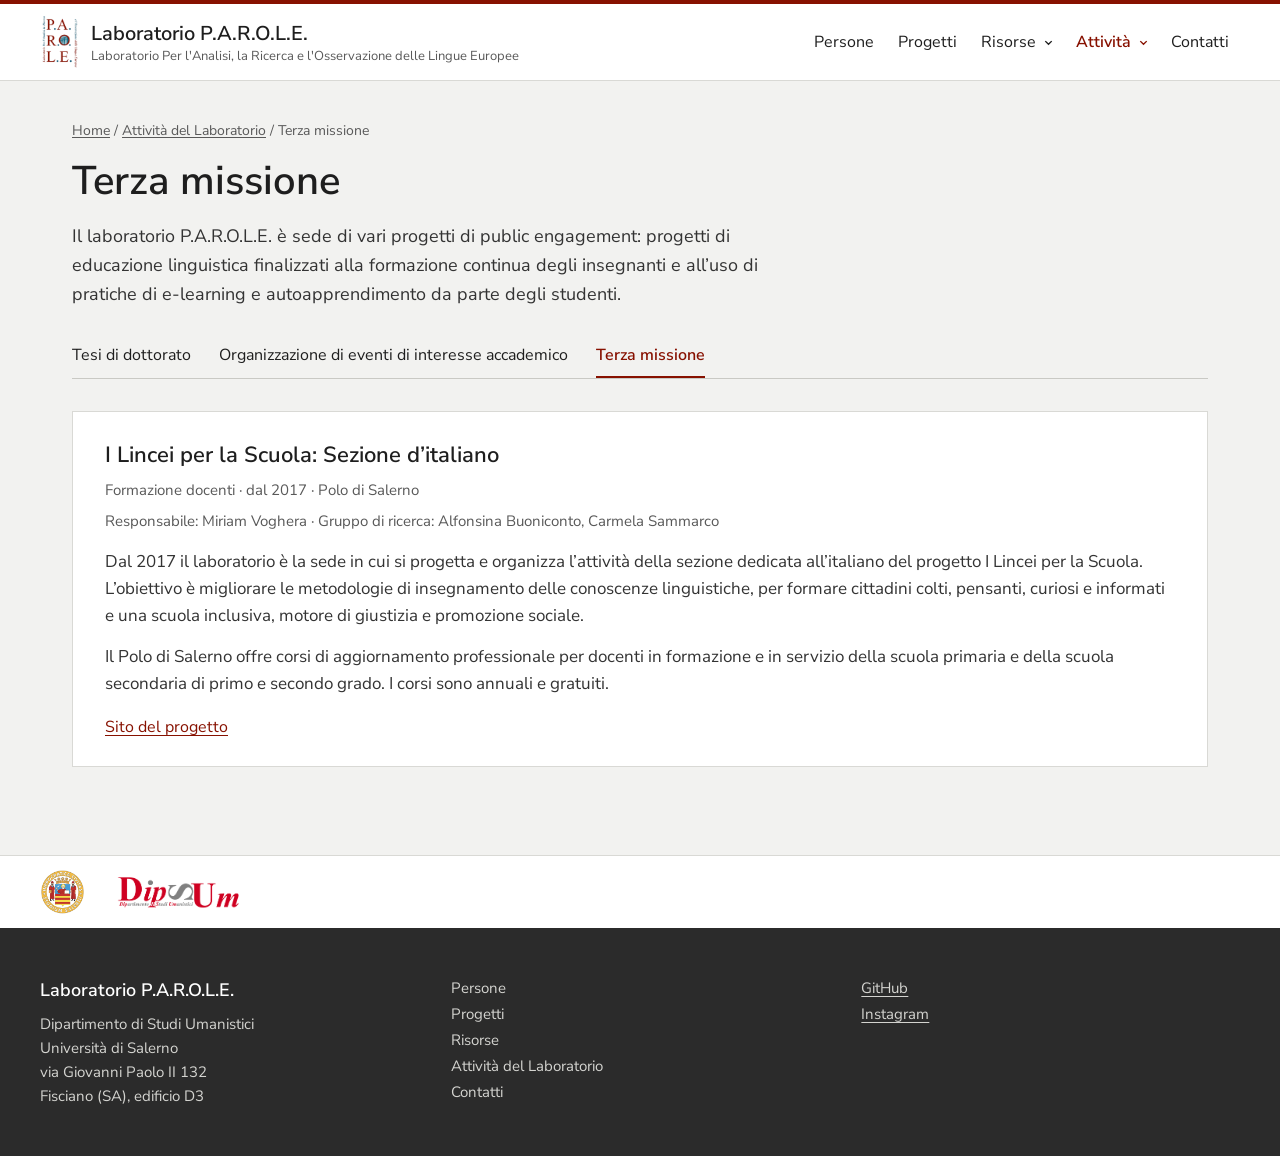
<file: terza-missione.html>
<!doctype html>
<html lang="it">
<head>
<meta charset="utf-8">
<meta name="viewport" content="width=device-width, initial-scale=1">
<title>P.A.R.O.L.E. – Terza missione</title>
<link rel="preconnect" href="https://fonts.googleapis.com">
<link href="https://fonts.googleapis.com/css2?family=Nunito+Sans:opsz,wght@6..12,400;6..12,600&amp;display=swap" rel="stylesheet">
<link rel="stylesheet" href="style.css">
</head>
<body>
<div class="page">
<header class="site-header">
  <div class="inner">
    <a class="brand" href="index.html">
      <img src="images/logo.png" alt="" width="39" height="56">
      <span><span class="brand-name">Laboratorio P.A.R.O.L.E.</span><span class="brand-full">Laboratorio Per l'Analisi, la Ricerca e l'Osservazione delle Lingue Europee</span></span>
    </a>
    <button type="button" class="nav-toggle" aria-expanded="false" aria-controls="main-nav">Menu</button>
    <nav class="main-nav" id="main-nav" aria-label="Principale">
      <a href="persone.html">Persone</a>
      <a href="progetti.html">Progetti</a>
      <div class="has-menu">
        <a href="risorse.html">Risorse</a>
        <button type="button" class="menu-toggle" aria-expanded="false" aria-label="Sottosezioni di Risorse"><svg aria-hidden="true" width="11" height="11" viewBox="0 0 12 12" fill="none" stroke="currentColor" stroke-width="1.5"><path d="M2.5 4.5 6 8l3.5-3.5"/></svg></button>
        <div class="submenu">
          <a href="corpora.html">Corpora e banche dati</a>
          <a href="didattica.html">Piattaforme per la didattica</a>
          <a href="strumenti.html">Strumenti di analisi e annotazione</a>
        </div>
      </div>
      <div class="has-menu active">
        <a href="attivita.html">Attività</a>
        <button type="button" class="menu-toggle" aria-expanded="false" aria-label="Sottosezioni di Attività"><svg aria-hidden="true" width="11" height="11" viewBox="0 0 12 12" fill="none" stroke="currentColor" stroke-width="1.5"><path d="M2.5 4.5 6 8l3.5-3.5"/></svg></button>
        <div class="submenu">
          <a href="tesi.html">Tesi di dottorato</a>
          <a href="eventi.html">Organizzazione di eventi di interesse accademico</a>
          <a href="terza-missione.html" class="active" aria-current="page">Terza missione</a>
        </div>
      </div>
      <a href="contatti.html">Contatti</a>
    </nav>
  </div>
</header>
<main>

  <section style="max-width: 1200px; width: 100%; box-sizing: border-box; margin: 0 auto; padding: 40px 32px 24px; display: flex; flex-direction: column; gap: 14px">
    <span style="font-size: 14px; color: #595959"><a href="index.html" style="color: #595959; text-decoration: underline; text-underline-offset: 2px">Home</a> / <a href="attivita.html" style="color: #595959; text-decoration: underline; text-underline-offset: 2px">Attività del Laboratorio</a> / Terza missione</span>
    <h1 style="margin: 0; font-size: 40px; font-weight: 600">Terza missione</h1>
    <p style="margin: 0; font-size: 18px; line-height: 1.6; color: #333333; max-width: 720px">Il laboratorio P.A.R.O.L.E. è sede di vari progetti di public engagement: progetti di educazione linguistica finalizzati alla formazione continua degli insegnanti e all’uso di pratiche di e-learning e autoapprendimento da parte degli studenti.</p>
  </section>

  <nav aria-label="Attività del Laboratorio" style="max-width: 1200px; width: 100%; box-sizing: border-box; margin: 0 auto; padding: 0 32px 32px">
    <div style="display: flex; flex-wrap: wrap; gap: 0 28px; border-bottom: 1px solid #C9C9C4; font-size: 16px">
      <a href="tesi.html" style="padding: 12px 0">Tesi di dottorato</a>
      <a href="eventi.html" style="padding: 12px 0">Organizzazione di eventi di interesse accademico</a>
      <a href="terza-missione.html" aria-current="page" style="padding: 12px 0; color: var(--accent); font-weight: 600; box-shadow: inset 0 -2px 0 var(--accent)">Terza missione</a>
    </div>
  </nav>

  <div style="max-width: 1200px; width: 100%; box-sizing: border-box; margin: 0 auto; padding: 0 32px 88px; display: grid; grid-template-columns: repeat(auto-fit, minmax(min(100%, 340px), 1fr)); gap: 24px">
    <article style="background: #FFFFFF; border: 1px solid #D9D9D5; padding: 28px 32px; display: flex; flex-direction: column; gap: 10px">
      <h2 style="margin: 0; font-size: 22px; font-weight: 600">I Lincei per la Scuola: Sezione d’italiano</h2>
      <span style="font-size: 15px; color: #595959">Formazione docenti · dal 2017 · Polo di Salerno</span>
      <span style="font-size: 15px; line-height: 1.55; color: #595959">Responsabile: Miriam Voghera · Gruppo di ricerca: Alfonsina Buoniconto, Carmela Sammarco</span>
      <p style="margin: 4px 0 0; font-size: 17px; line-height: 1.6; color: #333333">Dal 2017 il laboratorio è la sede in cui si progetta e organizza l’attività della sezione dedicata all’italiano del progetto I Lincei per la Scuola. L’obiettivo è migliorare le metodologie di insegnamento delle conoscenze linguistiche, per formare cittadini colti, pensanti, curiosi e informati e una scuola inclusiva, motore di giustizia e promozione sociale.</p>
      <p style="margin: 4px 0 0; font-size: 17px; line-height: 1.6; color: #333333">Il Polo di Salerno offre corsi di aggiornamento professionale per docenti in formazione e in servizio della scuola primaria e della scuola secondaria di primo e secondo grado. I corsi sono annuali e gratuiti.</p>
      <a href="https://www.linceiscuola.it/" style="align-self: flex-start; margin-top: auto; padding-top: 8px; font-size: 16px; color: var(--accent); text-decoration: underline; text-underline-offset: 3px">Sito del progetto</a>
    </article>
  </div>
</main>
<div style="margin-top: auto">
<footer class="site-footer" style="font-family: 'Avenir Next', 'Avenir', 'Nunito Sans', system-ui, sans-serif; background: #2B2B2B; color: #D4D4D0">
  <div class="footer-logos" style="background: #FFFFFF; border-top: 1px solid #D9D9D5">
    <div style="max-width: 1200px; margin: 0 auto; padding: 14px 32px; display: flex; flex-wrap: wrap; align-items: center; gap: 12px 32px">
      <a href="https://www.unisa.it/" style="display: block"><img src="images/logo_unisa.png" alt="Università degli Studi di Salerno" style="height: 44px; width: auto; display: block"></a>
      <a href="https://www.dipsum.unisa.it/" style="display: block"><img src="images/logo_dipsum.png" alt="Dipartimento di Studi Umanistici" style="height: 34px; width: auto; display: block"></a>
    </div>
  </div>
  <div style="max-width: 1200px; margin: 0 auto; padding: 48px 32px; display: grid; grid-template-columns: repeat(auto-fit, minmax(min(100%, 240px), 1fr)); gap: 32px; font-size: 15px; line-height: 1.6">
    <div>
      <div style="font-size: 18px; font-weight: 600; color: #FFFFFF; margin-bottom: 8px">Laboratorio P.A.R.O.L.E.</div>
      Dipartimento di Studi Umanistici<br>Università di Salerno<br>via Giovanni Paolo II 132<br>Fisciano (SA), edificio D3
    </div>
    <nav aria-label="Sezioni del sito" style="display: flex; flex-direction: column; gap: 2px">
      <a href="persone.html" style="color: #D4D4D0; text-decoration: none">Persone</a>
      <a href="progetti.html" style="color: #D4D4D0; text-decoration: none">Progetti</a>
      <a href="risorse.html" style="color: #D4D4D0; text-decoration: none">Risorse</a>
      <a href="attivita.html" style="color: #D4D4D0; text-decoration: none">Attività del Laboratorio</a>
      <a href="contatti.html" style="color: #D4D4D0; text-decoration: none">Contatti</a>
    </nav>
    <div style="display: flex; flex-direction: column; gap: 2px">
      <a href="https://github.com/LaboratorioPAROLE/" style="color: #D4D4D0; text-decoration: underline; text-underline-offset: 3px">GitHub</a>
      <a href="https://www.instagram.com/linguistics_salerno/" style="color: #D4D4D0; text-decoration: underline; text-underline-offset: 3px">Instagram</a>
    </div>
  </div>
</footer>
</div>
</div>
<script>
var nt = document.querySelector('.nav-toggle');
nt.addEventListener('click', function () {
  var open = document.querySelector('.site-header').classList.toggle('nav-open');
  nt.setAttribute('aria-expanded', open ? 'true' : 'false');
});
var wrap = document.querySelector('.search-wrap');
if (wrap) {
  var norm = function (t) { return t.normalize('NFD').replace(/[\u0300-\u036f]/g, '').toLowerCase(); };
  var cards = Array.prototype.slice.call(document.querySelectorAll('main article'));
  var q = wrap.querySelector('.res-search');
  var selects = Array.prototype.slice.call(wrap.querySelectorAll('select[data-filter]'));
  var count = wrap.querySelector('.search-count');
  var empty = wrap.querySelector('.search-empty');
  var tags = function (card, f) {
    return (card.getAttribute('data-' + f) || '').split(';').map(function (v) { return v.trim(); }).filter(Boolean);
  };
  // riempie ogni tendina con i valori presenti nelle schede
  selects.forEach(function (s) {
    var seen = {};
    cards.forEach(function (c) { tags(c, s.dataset.filter).forEach(function (v) { seen[v] = true; }); });
    var values = Object.keys(seen).sort(function (a, b) { return a.localeCompare(b, 'it'); });
    if (!values.length) { s.parentElement.hidden = true; return; }
    values.forEach(function (v) {
      var o = document.createElement('option');
      o.value = v; o.textContent = v;
      s.appendChild(o);
    });
  });
  var apply = function () {
    var words = norm(q.value).split(/\s+/).filter(Boolean);
    var shown = 0;
    cards.forEach(function (c) {
      var text = norm(c.textContent + ' ' + (c.dataset.keywords || ''));
      var ok = words.every(function (w) { return text.indexOf(w) !== -1; }) &&
        selects.every(function (s) { return !s.value || tags(c, s.dataset.filter).indexOf(s.value) !== -1; });
      c.hidden = !ok;
      if (ok) shown++;
    });
    var filtered = words.length || selects.some(function (s) { return s.value; });
    count.textContent = filtered && shown ? shown + (shown === 1 ? ' risultato' : ' risultati') + ' su ' + cards.length : '';
    empty.hidden = shown > 0;
  };
  q.addEventListener('input', apply);
  selects.forEach(function (s) { s.addEventListener('change', apply); });
  wrap.querySelector('.filters-reset').addEventListener('click', function () {
    q.value = '';
    selects.forEach(function (s) { s.value = ''; });
    apply();
  });
}
document.querySelectorAll('.menu-toggle').forEach(function (b) {
  b.addEventListener('click', function () {
    var open = b.parentElement.classList.toggle('open');
    b.setAttribute('aria-expanded', open ? 'true' : 'false');
  });
});
</script>
</body>
</html>
</file>
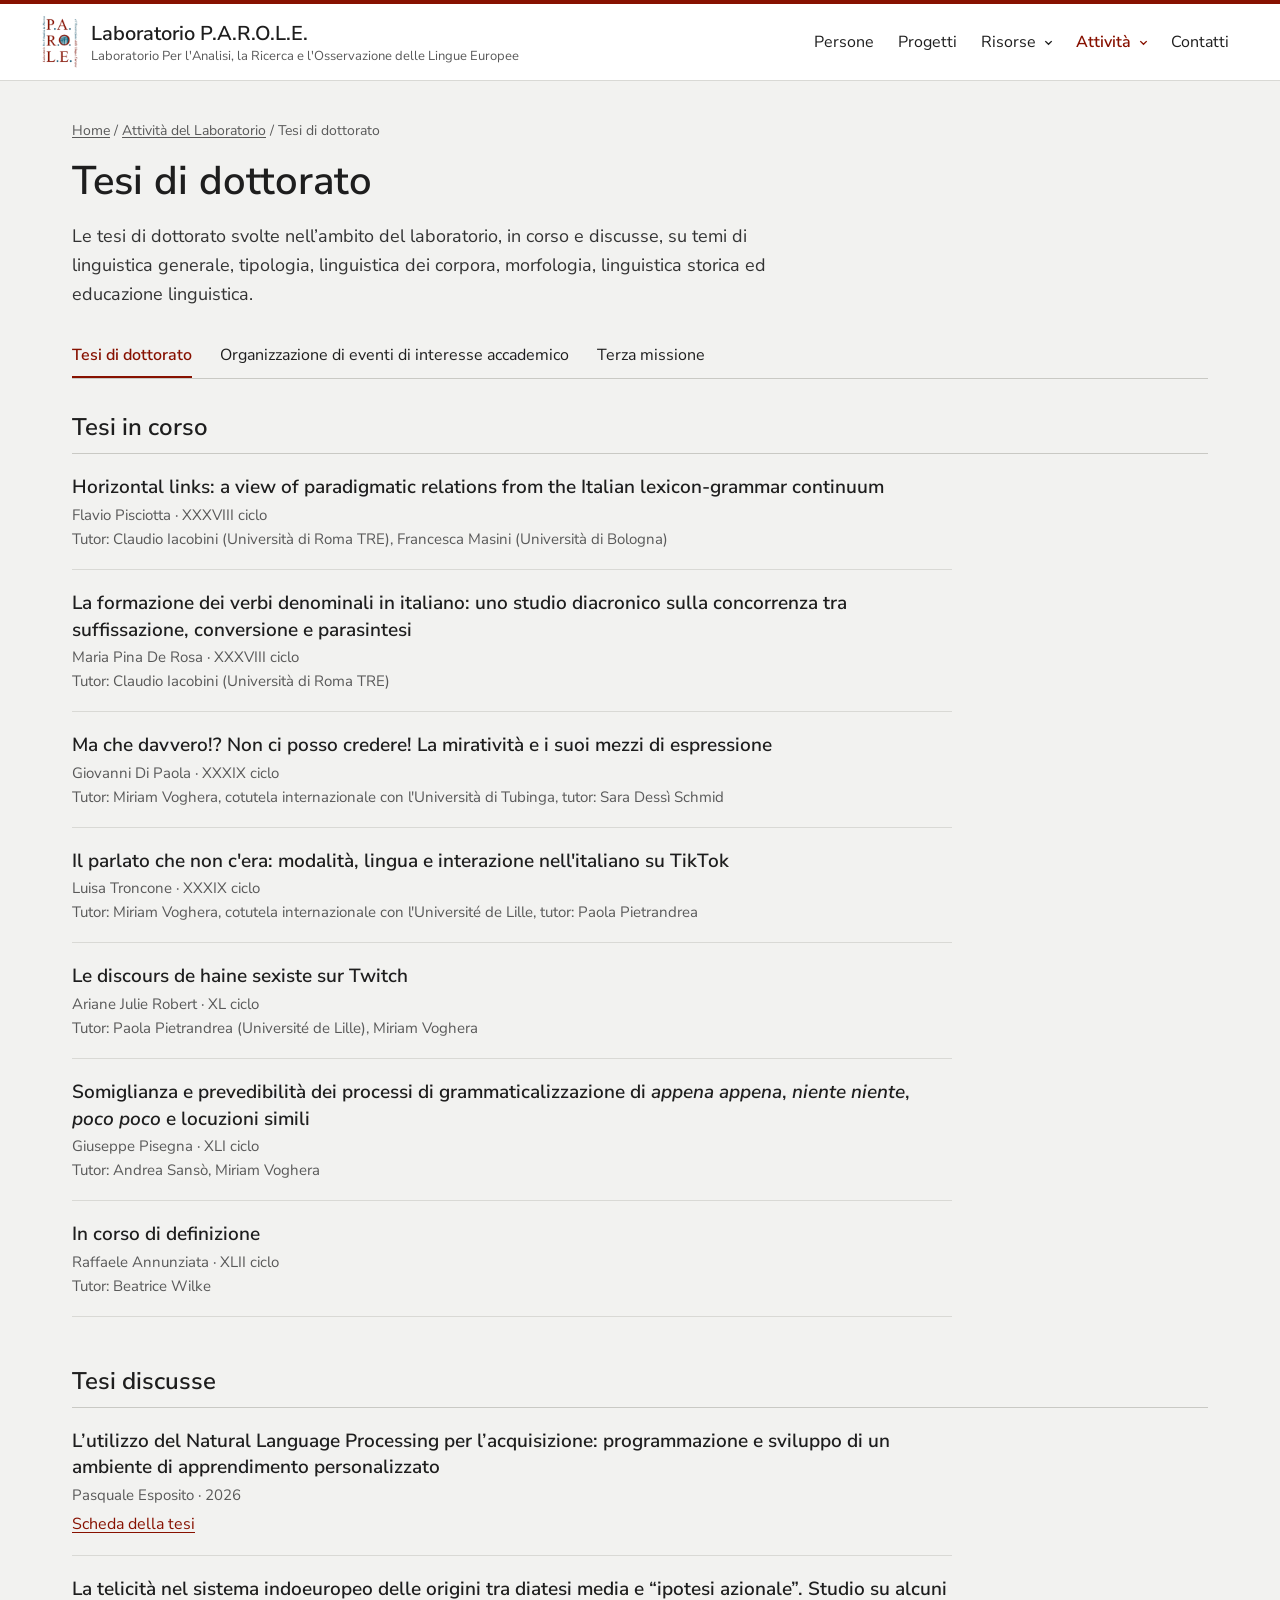
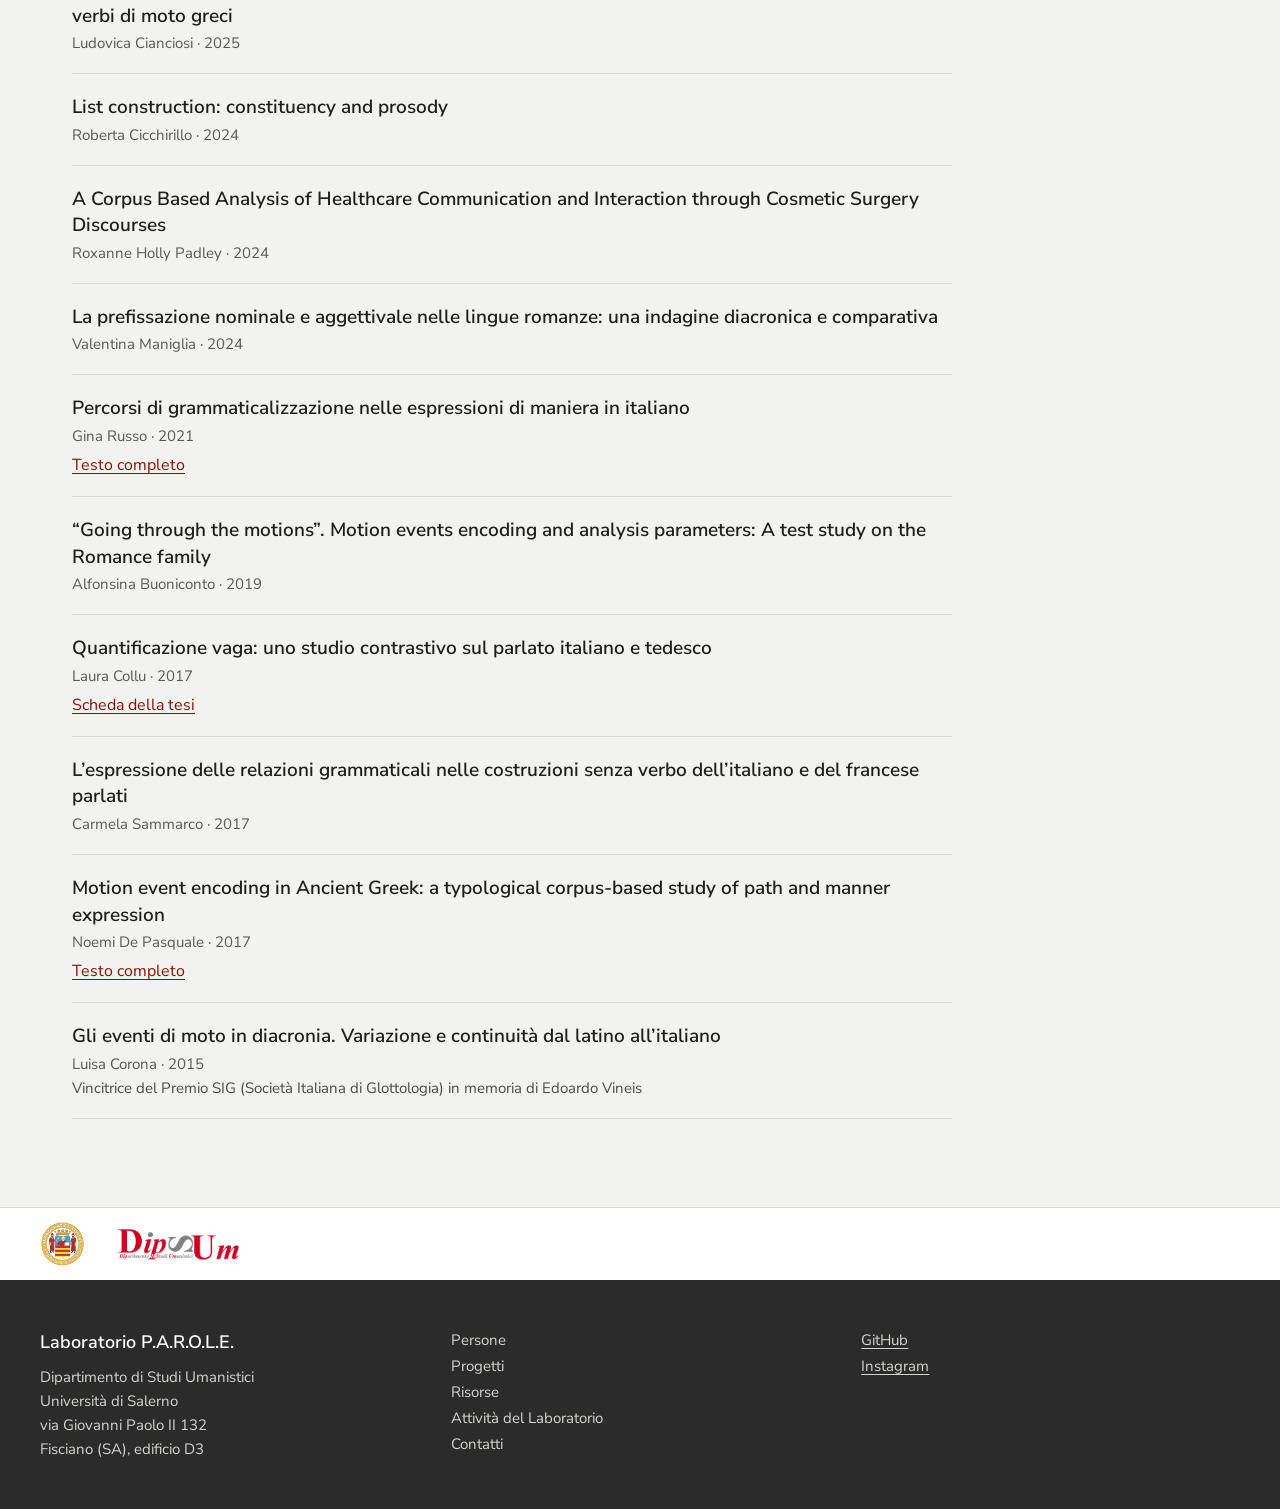
<file: tesi.html>
<!doctype html>
<html lang="it">
<head>
<meta charset="utf-8">
<meta name="viewport" content="width=device-width, initial-scale=1">
<title>P.A.R.O.L.E. – Tesi di dottorato</title>
<link rel="preconnect" href="https://fonts.googleapis.com">
<link href="https://fonts.googleapis.com/css2?family=Nunito+Sans:opsz,wght@6..12,400;6..12,600&amp;display=swap" rel="stylesheet">
<link rel="stylesheet" href="style.css">
</head>
<body>
<div class="page">
<header class="site-header">
  <div class="inner">
    <a class="brand" href="index.html">
      <img src="images/logo.png" alt="" width="39" height="56">
      <span><span class="brand-name">Laboratorio P.A.R.O.L.E.</span><span class="brand-full">Laboratorio Per l'Analisi, la Ricerca e l'Osservazione delle Lingue Europee</span></span>
    </a>
    <button type="button" class="nav-toggle" aria-expanded="false" aria-controls="main-nav">Menu</button>
    <nav class="main-nav" id="main-nav" aria-label="Principale">
      <a href="persone.html">Persone</a>
      <a href="progetti.html">Progetti</a>
      <div class="has-menu">
        <a href="risorse.html">Risorse</a>
        <button type="button" class="menu-toggle" aria-expanded="false" aria-label="Sottosezioni di Risorse"><svg aria-hidden="true" width="11" height="11" viewBox="0 0 12 12" fill="none" stroke="currentColor" stroke-width="1.5"><path d="M2.5 4.5 6 8l3.5-3.5"/></svg></button>
        <div class="submenu">
          <a href="corpora.html">Corpora e banche dati</a>
          <a href="didattica.html">Piattaforme per la didattica</a>
          <a href="strumenti.html">Strumenti di analisi e annotazione</a>
        </div>
      </div>
      <div class="has-menu active">
        <a href="attivita.html">Attività</a>
        <button type="button" class="menu-toggle" aria-expanded="false" aria-label="Sottosezioni di Attività"><svg aria-hidden="true" width="11" height="11" viewBox="0 0 12 12" fill="none" stroke="currentColor" stroke-width="1.5"><path d="M2.5 4.5 6 8l3.5-3.5"/></svg></button>
        <div class="submenu">
          <a href="tesi.html" class="active" aria-current="page">Tesi di dottorato</a>
          <a href="eventi.html">Organizzazione di eventi di interesse accademico</a>
          <a href="terza-missione.html">Terza missione</a>
        </div>
      </div>
      <a href="contatti.html">Contatti</a>
    </nav>
  </div>
</header>
<main>

  <section style="max-width: 1200px; width: 100%; box-sizing: border-box; margin: 0 auto; padding: 40px 32px 24px; display: flex; flex-direction: column; gap: 14px">
    <span style="font-size: 14px; color: #595959"><a href="index.html" style="color: #595959; text-decoration: underline; text-underline-offset: 2px">Home</a> / <a href="attivita.html" style="color: #595959; text-decoration: underline; text-underline-offset: 2px">Attività del Laboratorio</a> / Tesi di dottorato</span>
    <h1 style="margin: 0; font-size: 40px; font-weight: 600">Tesi di dottorato</h1>
    <p style="margin: 0; font-size: 18px; line-height: 1.6; color: #333333; max-width: 720px">Le tesi di dottorato svolte nell’ambito del laboratorio, in corso e discusse, su temi di linguistica generale, tipologia, linguistica dei corpora, morfologia, linguistica storica ed educazione linguistica.</p>
  </section>

  <nav aria-label="Attività del Laboratorio" style="max-width: 1200px; width: 100%; box-sizing: border-box; margin: 0 auto; padding: 0 32px 32px">
    <div style="display: flex; flex-wrap: wrap; gap: 0 28px; border-bottom: 1px solid #C9C9C4; font-size: 16px">
      <a href="tesi.html" aria-current="page" style="padding: 12px 0; color: var(--accent); font-weight: 600; box-shadow: inset 0 -2px 0 var(--accent)">Tesi di dottorato</a>
      <a href="eventi.html" style="padding: 12px 0">Organizzazione di eventi di interesse accademico</a>
      <a href="terza-missione.html" style="padding: 12px 0">Terza missione</a>
    </div>
  </nav>

  <div style="max-width: 1200px; width: 100%; box-sizing: border-box; margin: 0 auto; padding: 0 32px 88px; display: flex; flex-direction: column; gap: 48px">
    <section style="display: flex; flex-direction: column">
      <h2 style="margin: 0; padding-bottom: 10px; border-bottom: 1px solid #C9C9C4; font-size: 24px; font-weight: 600">Tesi in corso</h2>
      <ul style="list-style: none; margin: 0; padding: 0; max-width: 880px">
        <li style="display: flex; flex-direction: column; gap: 4px; padding: 20px 0; border-bottom: 1px solid #D9D9D5">
          <span style="font-size: 19px; font-weight: 600; line-height: 1.4">Horizontal links: a view of paradigmatic relations from the Italian lexicon-grammar continuum</span>
          <span style="font-size: 15px; color: #595959">Flavio Pisciotta · XXXVIII ciclo </span>
          <span style="font-size: 15px; color: #595959">Tutor: Claudio Iacobini (Università di Roma TRE), Francesca Masini (Università di Bologna) </span>
        </li>
        <li style="display: flex; flex-direction: column; gap: 4px; padding: 20px 0; border-bottom: 1px solid #D9D9D5">
          <span style="font-size: 19px; font-weight: 600; line-height: 1.4">La formazione dei verbi denominali in italiano: uno studio diacronico sulla concorrenza tra suffissazione, conversione e parasintesi</span>
          <span style="font-size: 15px; color: #595959">Maria Pina De Rosa · XXXVIII ciclo</span>
          <span style="font-size: 15px; color: #595959">Tutor: Claudio Iacobini (Università di Roma TRE)</span>
        </li>
        <li style="display: flex; flex-direction: column; gap: 4px; padding: 20px 0; border-bottom: 1px solid #D9D9D5">
          <span style="font-size: 19px; font-weight: 600; line-height: 1.4">Ma che davvero!? Non ci posso credere! La miratività e i suoi mezzi di espressione</span>
          <span style="font-size: 15px; color: #595959">Giovanni Di Paola · XXXIX ciclo </span>
          <span style="font-size: 15px; color: #595959">Tutor: Miriam Voghera, cotutela internazionale con l'Università di Tubinga, tutor: Sara Dessì Schmid </span>
        </li>
        <li style="display: flex; flex-direction: column; gap: 4px; padding: 20px 0; border-bottom: 1px solid #D9D9D5">
          <span style="font-size: 19px; font-weight: 600; line-height: 1.4">Il parlato che non c'era: modalità, lingua e interazione nell'italiano su TikTok</span>
          <span style="font-size: 15px; color: #595959">Luisa Troncone · XXXIX ciclo </span>
          <span style="font-size: 15px; color: #595959">Tutor: Miriam Voghera, cotutela internazionale con l'Université de Lille, tutor: Paola Pietrandrea</span>
        </li>
        <li style="display: flex; flex-direction: column; gap: 4px; padding: 20px 0; border-bottom: 1px solid #D9D9D5">
          <span style="font-size: 19px; font-weight: 600; line-height: 1.4">Le discours de haine sexiste sur Twitch</span>
          <span style="font-size: 15px; color: #595959">Ariane Julie Robert · XL ciclo</span>
          <span style="font-size: 15px; color: #595959">Tutor: Paola Pietrandrea (Université de Lille), Miriam Voghera</span>
        </li>
        <li style="display: flex; flex-direction: column; gap: 4px; padding: 20px 0; border-bottom: 1px solid #D9D9D5">
          <span style="font-size: 19px; font-weight: 600; line-height: 1.4">Somiglianza e prevedibilità dei processi di grammaticalizzazione di <i>appena appena</i>, <i>niente niente</i>, <i>poco poco</i> e locuzioni simili</span>
          <span style="font-size: 15px; color: #595959">Giuseppe Pisegna · XLI ciclo</span>
          <span style="font-size: 15px; color: #595959">Tutor: Andrea Sansò, Miriam Voghera</span>
        </li>
        <li style="display: flex; flex-direction: column; gap: 4px; padding: 20px 0; border-bottom: 1px solid #D9D9D5">
          <span style="font-size: 19px; font-weight: 600; line-height: 1.4">In corso di definizione</span>
          <span style="font-size: 15px; color: #595959">Raffaele Annunziata · XLII ciclo</span>
          <span style="font-size: 15px; color: #595959">Tutor: Beatrice Wilke</span>
        </li>
      </ul>
    </section>

    <section style="display: flex; flex-direction: column">
      <h2 style="margin: 0; padding-bottom: 10px; border-bottom: 1px solid #C9C9C4; font-size: 24px; font-weight: 600">Tesi discusse</h2>
      <ul style="list-style: none; margin: 0; padding: 0; max-width: 880px">
        <li style="display: flex; flex-direction: column; gap: 4px; padding: 20px 0; border-bottom: 1px solid #D9D9D5">
          <span style="font-size: 19px; font-weight: 600; line-height: 1.4">L’utilizzo del Natural Language Processing per l’acquisizione: programmazione e sviluppo di un ambiente di apprendimento personalizzato</span>
          <span style="font-size: 15px; color: #595959">Pasquale Esposito · 2026</span>
          <span style="font-size: 16px; padding-top: 4px"><a href="https://www.iris.unisa.it/handle/11386/4938058" style="color: var(--accent); text-decoration: underline; text-underline-offset: 3px">Scheda della tesi</a></span>
        </li>
        <li style="display: flex; flex-direction: column; gap: 4px; padding: 20px 0; border-bottom: 1px solid #D9D9D5">
          <span style="font-size: 19px; font-weight: 600; line-height: 1.4">La telicità nel sistema indoeuropeo delle origini tra diatesi media e “ipotesi azionale”. Studio su alcuni verbi di moto greci</span>
          <span style="font-size: 15px; color: #595959">Ludovica Cianciosi · 2025</span>
        </li>
        <li style="display: flex; flex-direction: column; gap: 4px; padding: 20px 0; border-bottom: 1px solid #D9D9D5">
          <span style="font-size: 19px; font-weight: 600; line-height: 1.4">List construction: constituency and prosody</span>
          <span style="font-size: 15px; color: #595959">Roberta Cicchirillo · 2024</span>
        </li>
        <li style="display: flex; flex-direction: column; gap: 4px; padding: 20px 0; border-bottom: 1px solid #D9D9D5">
          <span style="font-size: 19px; font-weight: 600; line-height: 1.4">A Corpus Based Analysis of Healthcare Communication and Interaction through Cosmetic Surgery Discourses</span>
          <span style="font-size: 15px; color: #595959">Roxanne Holly Padley · 2024</span>
        </li>

        <li style="display: flex; flex-direction: column; gap: 4px; padding: 20px 0; border-bottom: 1px solid #D9D9D5">
          <span style="font-size: 19px; font-weight: 600; line-height: 1.4">La prefissazione nominale e aggettivale nelle lingue romanze: una indagine diacronica e comparativa</span>
          <span style="font-size: 15px; color: #595959">Valentina Maniglia · 2024</span>
        </li>

        <li style="display: flex; flex-direction: column; gap: 4px; padding: 20px 0; border-bottom: 1px solid #D9D9D5">
          <span style="font-size: 19px; font-weight: 600; line-height: 1.4">Percorsi di grammaticalizzazione nelle espressioni di maniera in italiano</span>
          <span style="font-size: 15px; color: #595959">Gina Russo · 2021</span>
          <span style="font-size: 16px; padding-top: 4px"><a href="https://www.iris.unisa.it/handle/11386/4924364" style="color: var(--accent); text-decoration: underline; text-underline-offset: 3px">Testo completo</a></span>
        </li>
        <li style="display: flex; flex-direction: column; gap: 4px; padding: 20px 0; border-bottom: 1px solid #D9D9D5">
          <span style="font-size: 19px; font-weight: 600; line-height: 1.4">“Going through the motions”. Motion events encoding and analysis parameters: A test study on the Romance family</span>
          <span style="font-size: 15px; color: #595959">Alfonsina Buoniconto · 2019</span>
        </li>
        <li style="display: flex; flex-direction: column; gap: 4px; padding: 20px 0; border-bottom: 1px solid #D9D9D5">
          <span style="font-size: 19px; font-weight: 600; line-height: 1.4">Quantificazione vaga: uno studio contrastivo sul parlato italiano e tedesco</span>
          <span style="font-size: 15px; color: #595959">Laura Collu · 2017</span>
          <span style="font-size: 16px; padding-top: 4px"><a href="https://www.iris.unisa.it/handle/11386/4926929" style="color: var(--accent); text-decoration: underline; text-underline-offset: 3px">Scheda della tesi</a></span>
        </li>
        <li style="display: flex; flex-direction: column; gap: 4px; padding: 20px 0; border-bottom: 1px solid #D9D9D5">
          <span style="font-size: 19px; font-weight: 600; line-height: 1.4">L’espressione delle relazioni grammaticali nelle costruzioni senza verbo dell’italiano e del francese parlati</span>
          <span style="font-size: 15px; color: #595959">Carmela Sammarco · 2017</span>
        </li>
        <li style="display: flex; flex-direction: column; gap: 4px; padding: 20px 0; border-bottom: 1px solid #D9D9D5">
          <span style="font-size: 19px; font-weight: 600; line-height: 1.4">Motion event encoding in Ancient Greek: a typological corpus-based study of path and manner expression</span>
          <span style="font-size: 15px; color: #595959">Noemi De Pasquale · 2017</span>
          <span style="font-size: 16px; padding-top: 4px"><a href="https://core.ac.uk/download/481671245.pdf" style="color: var(--accent); text-decoration: underline; text-underline-offset: 3px">Testo completo</a></span>
        </li>
        <li style="display: flex; flex-direction: column; gap: 4px; padding: 20px 0; border-bottom: 1px solid #D9D9D5">
          <span style="font-size: 19px; font-weight: 600; line-height: 1.4">Gli eventi di moto in diacronia. Variazione e continuità dal latino all’italiano</span>
          <span style="font-size: 15px; color: #595959">Luisa Corona · 2015</span>
          <span style="font-size: 15px; color: #4A4A4A">Vincitrice del Premio SIG (Società Italiana di Glottologia) in memoria di Edoardo Vineis</span>
        </li>
      </ul>
    </section>
  </div>
</main>
<div style="margin-top: auto">
<footer class="site-footer" style="font-family: 'Avenir Next', 'Avenir', 'Nunito Sans', system-ui, sans-serif; background: #2B2B2B; color: #D4D4D0">
  <div class="footer-logos" style="background: #FFFFFF; border-top: 1px solid #D9D9D5">
    <div style="max-width: 1200px; margin: 0 auto; padding: 14px 32px; display: flex; flex-wrap: wrap; align-items: center; gap: 12px 32px">
      <a href="https://www.unisa.it/" style="display: block"><img src="images/logo_unisa.png" alt="Università degli Studi di Salerno" style="height: 44px; width: auto; display: block"></a>
      <a href="https://www.dipsum.unisa.it/" style="display: block"><img src="images/logo_dipsum.png" alt="Dipartimento di Studi Umanistici" style="height: 34px; width: auto; display: block"></a>
    </div>
  </div>
  <div style="max-width: 1200px; margin: 0 auto; padding: 48px 32px; display: grid; grid-template-columns: repeat(auto-fit, minmax(min(100%, 240px), 1fr)); gap: 32px; font-size: 15px; line-height: 1.6">
    <div>
      <div style="font-size: 18px; font-weight: 600; color: #FFFFFF; margin-bottom: 8px">Laboratorio P.A.R.O.L.E.</div>
      Dipartimento di Studi Umanistici<br>Università di Salerno<br>via Giovanni Paolo II 132<br>Fisciano (SA), edificio D3
    </div>
    <nav aria-label="Sezioni del sito" style="display: flex; flex-direction: column; gap: 2px">
      <a href="persone.html" style="color: #D4D4D0; text-decoration: none">Persone</a>
      <a href="progetti.html" style="color: #D4D4D0; text-decoration: none">Progetti</a>
      <a href="risorse.html" style="color: #D4D4D0; text-decoration: none">Risorse</a>
      <a href="attivita.html" style="color: #D4D4D0; text-decoration: none">Attività del Laboratorio</a>
      <a href="contatti.html" style="color: #D4D4D0; text-decoration: none">Contatti</a>
    </nav>
    <div style="display: flex; flex-direction: column; gap: 2px">
      <a href="https://github.com/LaboratorioPAROLE/" style="color: #D4D4D0; text-decoration: underline; text-underline-offset: 3px">GitHub</a>
      <a href="https://www.instagram.com/linguistics_salerno/" style="color: #D4D4D0; text-decoration: underline; text-underline-offset: 3px">Instagram</a>
    </div>
  </div>
</footer>
</div>
</div>
<script>
var nt = document.querySelector('.nav-toggle');
nt.addEventListener('click', function () {
  var open = document.querySelector('.site-header').classList.toggle('nav-open');
  nt.setAttribute('aria-expanded', open ? 'true' : 'false');
});
var wrap = document.querySelector('.search-wrap');
if (wrap) {
  var norm = function (t) { return t.normalize('NFD').replace(/[\u0300-\u036f]/g, '').toLowerCase(); };
  var cards = Array.prototype.slice.call(document.querySelectorAll('main article'));
  var q = wrap.querySelector('.res-search');
  var selects = Array.prototype.slice.call(wrap.querySelectorAll('select[data-filter]'));
  var count = wrap.querySelector('.search-count');
  var empty = wrap.querySelector('.search-empty');
  var tags = function (card, f) {
    return (card.getAttribute('data-' + f) || '').split(';').map(function (v) { return v.trim(); }).filter(Boolean);
  };
  // riempie ogni tendina con i valori presenti nelle schede
  selects.forEach(function (s) {
    var seen = {};
    cards.forEach(function (c) { tags(c, s.dataset.filter).forEach(function (v) { seen[v] = true; }); });
    var values = Object.keys(seen).sort(function (a, b) { return a.localeCompare(b, 'it'); });
    if (!values.length) { s.parentElement.hidden = true; return; }
    values.forEach(function (v) {
      var o = document.createElement('option');
      o.value = v; o.textContent = v;
      s.appendChild(o);
    });
  });
  var apply = function () {
    var words = norm(q.value).split(/\s+/).filter(Boolean);
    var shown = 0;
    cards.forEach(function (c) {
      var text = norm(c.textContent + ' ' + (c.dataset.keywords || ''));
      var ok = words.every(function (w) { return text.indexOf(w) !== -1; }) &&
        selects.every(function (s) { return !s.value || tags(c, s.dataset.filter).indexOf(s.value) !== -1; });
      c.hidden = !ok;
      if (ok) shown++;
    });
    var filtered = words.length || selects.some(function (s) { return s.value; });
    count.textContent = filtered && shown ? shown + (shown === 1 ? ' risultato' : ' risultati') + ' su ' + cards.length : '';
    empty.hidden = shown > 0;
  };
  q.addEventListener('input', apply);
  selects.forEach(function (s) { s.addEventListener('change', apply); });
  wrap.querySelector('.filters-reset').addEventListener('click', function () {
    q.value = '';
    selects.forEach(function (s) { s.value = ''; });
    apply();
  });
}
document.querySelectorAll('.menu-toggle').forEach(function (b) {
  b.addEventListener('click', function () {
    var open = b.parentElement.classList.toggle('open');
    b.setAttribute('aria-expanded', open ? 'true' : 'false');
  });
});
</script>
</body>
</html>
</file>
<file: style.css>
/* Laboratorio P.A.R.O.L.E. — foglio di stile comune */

:root {
  --accent: #871100;   /* rosso del sito: cambialo qui per tutte le pagine */
  --text: #1E1E1E;
  --muted: #595959;
  --line: #D9D9D5;
  --bg: #F2F2F0;
}

body {
  margin: 0;
  background: var(--bg);
  color: var(--text);
  font-family: 'Avenir Next', 'Avenir', 'Nunito Sans', system-ui, sans-serif;
  font-size: 17px;
}

a { color: var(--text); text-decoration: none; }
a:hover { color: var(--accent); }

.page {
  min-height: 100vh;
  display: flex;
  flex-direction: column;
}

/* Testata */
.site-header {
  background: #FFFFFF;
  border-top: 4px solid var(--accent);
  border-bottom: 1px solid var(--line);
  position: relative;
  z-index: 20;
}
.site-header .inner {
  max-width: 1200px;
  margin: 0 auto;
  padding: 0 32px;
  min-height: 72px;
  display: flex;
  flex-wrap: wrap;
  align-items: center;
  justify-content: space-between;
  gap: 8px 24px;
}
.brand { display: flex; align-items: center; gap: 12px; padding: 10px 0; }
.brand img { height: 56px; width: auto; flex: 0 0 auto; }
.brand-name { display: block; font-weight: 600; font-size: 20px; color: var(--text); }
.brand-full { display: block; font-size: 13px; color: var(--muted); }

.main-nav { display: flex; flex-wrap: wrap; align-items: center; gap: 0 2px; font-size: 16px; }
.main-nav > a { padding: 12px 11px; }
.main-nav a.active,
.has-menu.active > a { color: var(--accent); font-weight: 600; }

.has-menu { position: relative; display: flex; align-items: center; }
.has-menu > a { padding: 12px 2px 12px 11px; }
.menu-toggle {
  background: none;
  border: 0;
  padding: 12px 9px 12px 5px;
  cursor: pointer;
  color: inherit;
  display: flex;
  align-items: center;
}
.has-menu.active .menu-toggle { color: var(--accent); }
.menu-toggle:hover { color: var(--accent); }

.submenu {
  display: none;
  position: absolute;
  top: 100%;
  left: 0;
  z-index: 30;
  min-width: 300px;
  background: #FFFFFF;
  border: 1px solid var(--line);
  flex-direction: column;
  padding: 6px 0;
}
.has-menu:hover .submenu,
.has-menu:focus-within .submenu,
.has-menu.open .submenu { display: flex; }
.submenu a { padding: 11px 18px; }
.submenu a.active { color: var(--accent); }

/* Immagine quadrata nelle schede delle risorse (facoltativa) */
.res-logo {
  width: 88px;
  height: 88px;
  flex: 0 0 88px;
  object-fit: contain;
  background: #FFFFFF;
}
.res-logo.placeholder {
  background: #E1E1DC;
  display: flex;
  align-items: center;
  justify-content: center;
  font-size: 13px;
  color: var(--muted);
}

/* Pulsante "Menu": visibile solo su schermi stretti */
.nav-toggle { display: none; }

/* Tablet e telefono: menu a scomparsa */
@media (max-width: 900px) {
  .site-header .inner { padding: 0 20px; column-gap: 16px; }
  .brand { flex: 1 1 0; min-width: 0; }
  .nav-toggle {
    display: block;
    flex: 0 0 auto;
    font: inherit;
    font-size: 15px;
    font-weight: 600;
    color: var(--text);
    background: none;
    border: 1px solid var(--line);
    padding: 10px 14px;
    cursor: pointer;
  }
  .site-header.nav-open .nav-toggle { border-color: var(--accent); color: var(--accent); }
  .site-header .inner { flex-wrap: wrap; }
  .main-nav {
    display: none;
    flex-basis: 100%;
    flex-direction: column;
    align-items: stretch;
    border-top: 1px solid var(--line);
    padding: 6px 0 12px;
  }
  .site-header.nav-open .main-nav { display: flex; }
  .main-nav > a, .has-menu > a { padding: 12px 0; }
  .has-menu { flex-direction: column; align-items: stretch; }
  .menu-toggle { display: none; }
  .submenu {
    display: flex;
    position: static;
    min-width: 0;
    border: 0;
    border-left: 2px solid var(--line);
    margin: 0 0 6px 2px;
    padding: 0;
  }
  .submenu a { padding: 9px 14px; font-size: 15px; }
}

/* Telefono */
@media (max-width: 640px) {
  .brand img { height: 48px; }
  .brand-name { font-size: 18px; }
  .brand-full { font-size: 12px; }

  /* margini laterali più stretti */
  main > section, main > div, main > nav,
  main > section[style*="background: #FFFFFF"] > div { padding-left: 20px !important; padding-right: 20px !important; }
  main h1 { font-size: 32px !important; }
  main article { padding: 22px 20px !important; }

  /* home: logo centrato e più piccolo */
  .hero-logo { margin: 0 auto !important; width: 160px !important; }

  /* schede risorse: il logo va sopra il testo */
  article:has(> .res-logo) { flex-direction: column; gap: 16px !important; }
  .res-logo { width: 64px; height: 64px; flex-basis: auto; }
}

/* Home su telefono: logo tra il titolo e la presentazione */
.hero-logo-mobile { display: none; }
@media (max-width: 640px) {
  .hero-logo { display: none !important; }
  .hero-logo-mobile { display: block; width: 150px; height: auto; margin: 4px auto; }
}

/* Ricerca e filtri nelle pagine delle risorse */
.search-wrap {
  max-width: 1200px;
  width: 100%;
  box-sizing: border-box;
  margin: 0 auto;
  padding: 0 32px 28px;
}
.filters {
  display: flex;
  flex-wrap: wrap;
  align-items: flex-end;
  gap: 14px 16px;
}
.filter { display: flex; flex-direction: column; gap: 6px; flex: 0 1 220px; min-width: 0; }
.filter-text { flex: 1 1 300px; max-width: 420px; }
.filter label { font-size: 14px; font-weight: 600; }
.filter[hidden] { display: none; }
.res-search,
.filter select {
  font: inherit;
  font-size: 16px;
  color: var(--text);
  background-color: #FFFFFF;
  border: 1px solid #A8A8A3;
  border-radius: 0;
  padding: 11px 12px;
  width: 100%;
  box-sizing: border-box;
}
.filter select {
  appearance: none;
  -webkit-appearance: none;
  padding-right: 36px;
  background-image: url("data:image/svg+xml,%3Csvg xmlns='http://www.w3.org/2000/svg' width='12' height='12' viewBox='0 0 12 12' fill='none' stroke='%231E1E1E' stroke-width='1.5'%3E%3Cpath d='M2.5 4.5 6 8l3.5-3.5'/%3E%3C/svg%3E");
  background-repeat: no-repeat;
  background-position: right 12px center;
  cursor: pointer;
}
.res-search:focus,
.filter select:focus { outline: 2px solid var(--accent); outline-offset: 1px; border-color: var(--accent); }
.filters-reset {
  font: inherit;
  font-size: 16px;
  color: var(--accent);
  background: none;
  border: 0;
  padding: 11px 4px;
  text-decoration: underline;
  text-underline-offset: 3px;
  cursor: pointer;
}
.search-count { margin: 12px 0 0; font-size: 15px; color: var(--muted); }
.search-count:empty { display: none; }
.search-empty { margin: 12px 0 0; color: var(--muted); }
main article[hidden] { display: none !important; }

@media (max-width: 640px) {
  .filter, .filter-text { flex: 1 1 100%; max-width: none; }
}
</file>
